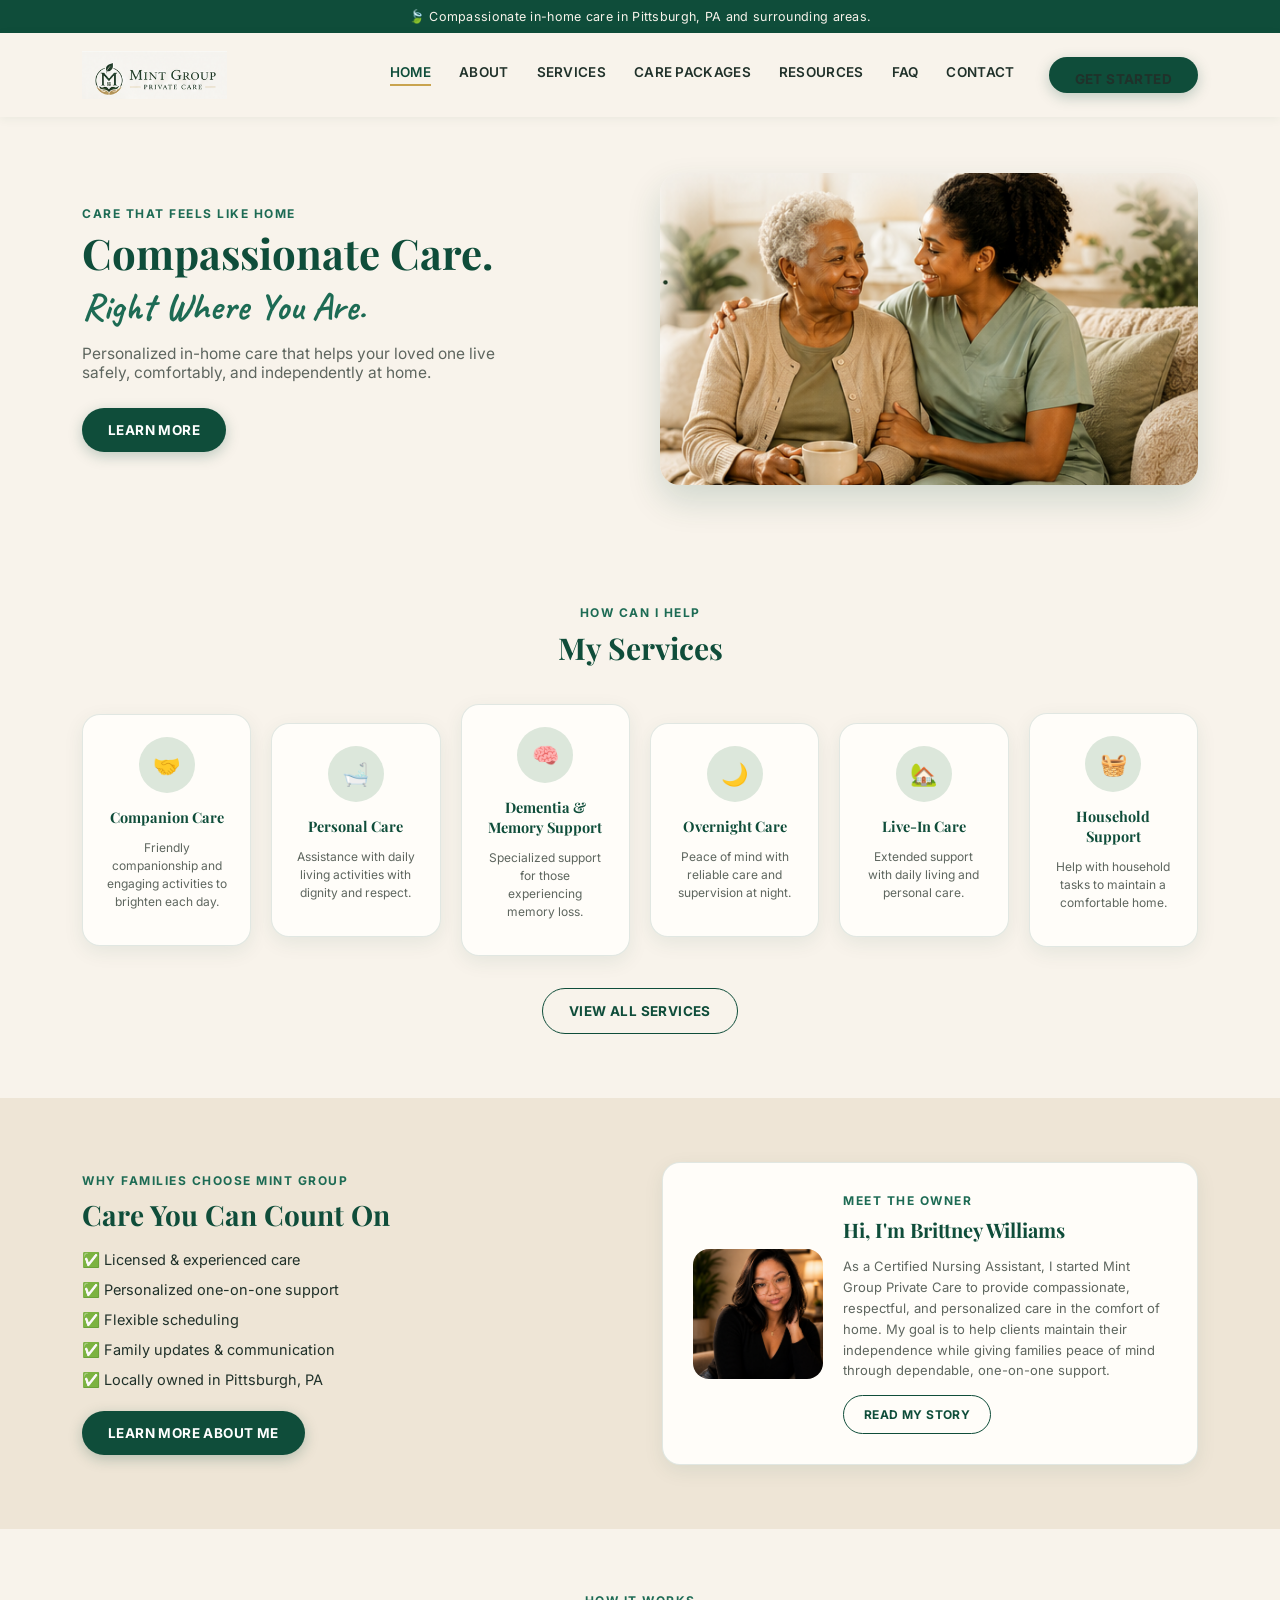
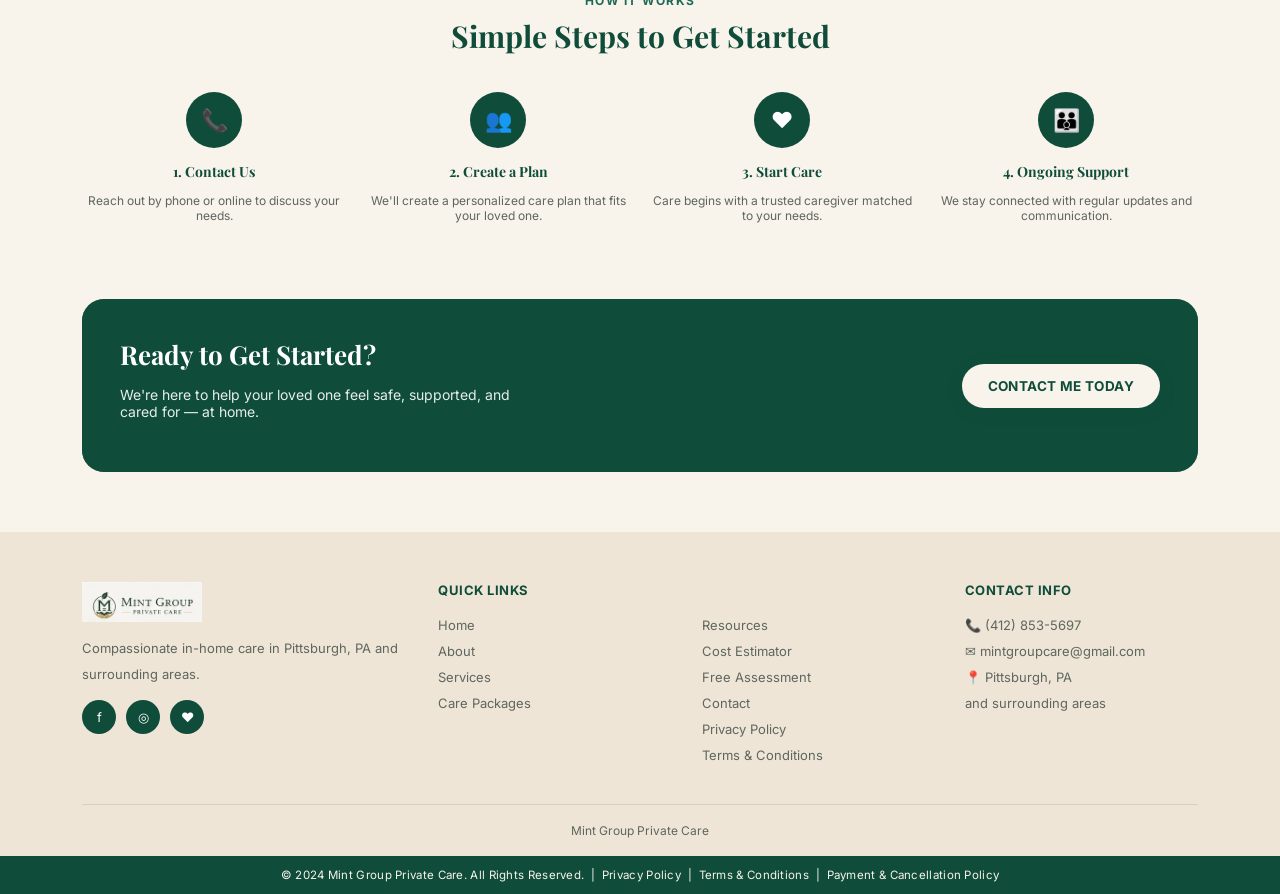
<file: index.html>
<!DOCTYPE html>
<html lang="en">
<head>
<meta charset="UTF-8">
<meta name="viewport" content="width=device-width, initial-scale=1.0">
<title>Mint Group Private Care | Compassionate In-Home Care in Pittsburgh, PA</title>
<link rel="stylesheet" href="styles.css">
</head>
<body>

<div class="topbar">🍃 Compassionate in-home care in Pittsburgh, PA and surrounding areas.</div>

<nav class="navbar">
  <div class="container">
    <a href="index.html" class="brand">
      <img src="assets/logo.png" alt="Mint Group Private Care logo" style="border-radius:0;height:48px;width:auto">
    </a>
    <button class="hamburger" id="hamburger">☰</button>
    <div class="nav-backdrop" id="navBackdrop"></div>
    <div class="navlinks" id="navlinks">
      <a href="index.html" class="active">HOME</a>
      <a href="about.html">ABOUT</a>
      <a href="services.html">SERVICES</a>
      <a href="care-packages.html">CARE PACKAGES</a>
      <a href="resources.html">RESOURCES</a>
      <a href="faq.html">FAQ</a>
      <a href="contact.html">CONTACT</a>
      <a href="contact.html" class="btn nav-cta">GET STARTED</a>
    </div>
  </div>
</nav>

<header class="hero">
  <div class="container hero-grid">
    <div>
      <div class="eyebrow hero-fade d1">CARE THAT FEELS LIKE HOME</div>
      <h1 class="hero-fade d2" style="font-size:42px;line-height:1.15">Compassionate Care.<br><span class="script" style="font-size:38px">Right Where You Are.</span></h1>
      <p class="hero-fade d3" style="color:var(--text-soft);font-size:15.5px;max-width:420px;margin:16px 0 26px">Personalized in-home care that helps your loved one live safely, comfortably, and independently at home.</p>
      <a href="about.html" class="btn hero-fade d4">LEARN MORE</a>
    </div>
    <div class="hero-fade d2">
      <img src="assets/home_hero.png" alt="Caregiver sharing coffee with client" style="border-radius:20px;box-shadow:var(--shadow-hover)">
    </div>
  </div>
</header>

<section class="section">
  <div class="container">
    <div class="section-head reveal">
      <div class="eyebrow" style="justify-content:center">HOW CAN I HELP</div>
      <h2>My Services</h2>
    </div>
    <div class="grid g6">
      <div class="card reveal" style="padding:22px;text-align:center">
        <div class="icircle soft" style="margin:0 auto 14px">🤝</div>
        <h4 style="font-size:14.5px;margin-bottom:6px">Companion Care</h4>
        <p style="font-size:12px;color:var(--text-soft);line-height:1.5">Friendly companionship and engaging activities to brighten each day.</p>
      </div>
      <div class="card reveal" style="padding:22px;text-align:center">
        <div class="icircle soft" style="margin:0 auto 14px">🛁</div>
        <h4 style="font-size:14.5px;margin-bottom:6px">Personal Care</h4>
        <p style="font-size:12px;color:var(--text-soft);line-height:1.5">Assistance with daily living activities with dignity and respect.</p>
      </div>
      <div class="card reveal" style="padding:22px;text-align:center">
        <div class="icircle soft" style="margin:0 auto 14px">🧠</div>
        <h4 style="font-size:14.5px;margin-bottom:6px">Dementia &amp; Memory Support</h4>
        <p style="font-size:12px;color:var(--text-soft);line-height:1.5">Specialized support for those experiencing memory loss.</p>
      </div>
      <div class="card reveal" style="padding:22px;text-align:center">
        <div class="icircle soft" style="margin:0 auto 14px">🌙</div>
        <h4 style="font-size:14.5px;margin-bottom:6px">Overnight Care</h4>
        <p style="font-size:12px;color:var(--text-soft);line-height:1.5">Peace of mind with reliable care and supervision at night.</p>
      </div>
      <div class="card reveal" style="padding:22px;text-align:center">
        <div class="icircle soft" style="margin:0 auto 14px">🏡</div>
        <h4 style="font-size:14.5px;margin-bottom:6px">Live-In Care</h4>
        <p style="font-size:12px;color:var(--text-soft);line-height:1.5">Extended support with daily living and personal care.</p>
      </div>
      <div class="card reveal" style="padding:22px;text-align:center">
        <div class="icircle soft" style="margin:0 auto 14px">🧺</div>
        <h4 style="font-size:14.5px;margin-bottom:6px">Household Support</h4>
        <p style="font-size:12px;color:var(--text-soft);line-height:1.5">Help with household tasks to maintain a comfortable home.</p>
      </div>
    </div>
    <div class="text-center" style="margin-top:32px">
      <a href="services.html" class="btn outline">VIEW ALL SERVICES</a>
    </div>
  </div>
</section>

<section class="section" style="background:var(--beige)">
  <div class="container grid g2" style="gap:44px">
    <div class="reveal">
      <div class="eyebrow">WHY FAMILIES CHOOSE MINT GROUP</div>
      <h2 style="font-size:28px;margin-bottom:18px">Care You Can Count On</h2>
      <ul style="list-style:none;padding:0;margin:0 0 22px">
        <li style="margin-bottom:12px;font-size:14.5px">✅ Licensed &amp; experienced care</li>
        <li style="margin-bottom:12px;font-size:14.5px">✅ Personalized one-on-one support</li>
        <li style="margin-bottom:12px;font-size:14.5px">✅ Flexible scheduling</li>
        <li style="margin-bottom:12px;font-size:14.5px">✅ Family updates &amp; communication</li>
        <li style="margin-bottom:12px;font-size:14.5px">✅ Locally owned in Pittsburgh, PA</li>
      </ul>
      <a href="about.html" class="btn">LEARN MORE ABOUT ME</a>
    </div>
    <div class="card reveal" style="padding:30px;display:flex;gap:20px;align-items:center;flex-wrap:wrap">
      <img src="assets/owner.png" alt="Brittney Williams" style="width:130px;height:130px;border-radius:16px;object-fit:cover">
      <div style="flex:1;min-width:200px">
        <div class="eyebrow">MEET THE OWNER</div>
        <h3 style="font-size:20px;margin-bottom:10px">Hi, I'm Brittney Williams</h3>
        <p style="font-size:13px;color:var(--text-soft);line-height:1.6;margin-bottom:14px">As a Certified Nursing Assistant, I started Mint Group Private Care to provide compassionate, respectful, and personalized care in the comfort of home. My goal is to help clients maintain their independence while giving families peace of mind through dependable, one-on-one support.</p>
        <a href="about.html" class="btn outline" style="padding:11px 20px;font-size:12px">READ MY STORY</a>
      </div>
    </div>
  </div>
</section>

<section class="section">
  <div class="container">
    <div class="section-head reveal">
      <div class="eyebrow" style="justify-content:center">HOW IT WORKS</div>
      <h2>Simple Steps to Get Started</h2>
    </div>
    <div class="grid g4 reveal" style="text-align:center;position:relative">
      <div><div class="icircle" style="margin:0 auto 14px">📞</div><h4 style="font-size:14px;margin-bottom:6px">1. Contact Us</h4><p style="font-size:12px;color:var(--text-soft)">Reach out by phone or online to discuss your needs.</p></div>
      <div><div class="icircle" style="margin:0 auto 14px">👥</div><h4 style="font-size:14px;margin-bottom:6px">2. Create a Plan</h4><p style="font-size:12px;color:var(--text-soft)">We'll create a personalized care plan that fits your loved one.</p></div>
      <div><div class="icircle" style="margin:0 auto 14px">❤️</div><h4 style="font-size:14px;margin-bottom:6px">3. Start Care</h4><p style="font-size:12px;color:var(--text-soft)">Care begins with a trusted caregiver matched to your needs.</p></div>
      <div><div class="icircle" style="margin:0 auto 14px">👪</div><h4 style="font-size:14px;margin-bottom:6px">4. Ongoing Support</h4><p style="font-size:12px;color:var(--text-soft)">We stay connected with regular updates and communication.</p></div>
    </div>
  </div>
</section>

<section class="container" style="margin-bottom:60px">
  <div class="cta-strip reveal">
    <div>
      <h2>Ready to Get Started?</h2>
      <p style="opacity:.9;font-size:14px;max-width:420px">We're here to help your loved one feel safe, supported, and cared for — at home.</p>
    </div>
    <a href="contact.html" class="btn cream">CONTACT ME TODAY</a>
  </div>
</section>

<footer>
  <div class="container">
    <div class="foot-grid">
      <div>
        <img src="assets/logo.png" alt="Mint Group Private Care" style="height:40px;width:auto;margin-bottom:10px">
        <p>Compassionate in-home care in Pittsburgh, PA and surrounding areas.</p>
        <div class="foot-social">
          <a href="#">f</a><a href="#">◎</a><a href="#">♥</a>
        </div>
      </div>
      <div>
        <h4>Quick Links</h4>
        <a href="index.html">Home</a><br>
        <a href="about.html">About</a><br>
        <a href="services.html">Services</a><br>
        <a href="care-packages.html">Care Packages</a>
      </div>
      <div>
        <h4>&nbsp;</h4>
        <a href="resources.html">Resources</a><br>
        <a href="cost-estimator.html">Cost Estimator</a><br>
        <a href="assessment.html">Free Assessment</a><br>
        <a href="contact.html">Contact</a><br>
        <a href="privacy.html">Privacy Policy</a><br>
        <a href="terms.html">Terms &amp; Conditions</a>
      </div>
      <div>
        <h4>Contact Info</h4>
        <p>📞 (412) 853-5697<br>✉ mintgroupcare@gmail.com<br>📍 Pittsburgh, PA<br>and surrounding areas</p>
      </div>
    </div>
    <div class="foot-bottom">Mint Group Private Care</div>
  </div>
  <div class="copyright-bar">© 2024 Mint Group Private Care. All Rights Reserved. &nbsp;|&nbsp; <a href="privacy.html" style="color:var(--cream)">Privacy Policy</a> &nbsp;|&nbsp; <a href="terms.html" style="color:var(--cream)">Terms &amp; Conditions</a> &nbsp;|&nbsp; <a href="payment-policy.html" style="color:var(--cream)">Payment &amp; Cancellation Policy</a></div>
</footer>

<script src="script.js"></script>
</body>
</html>
</file>
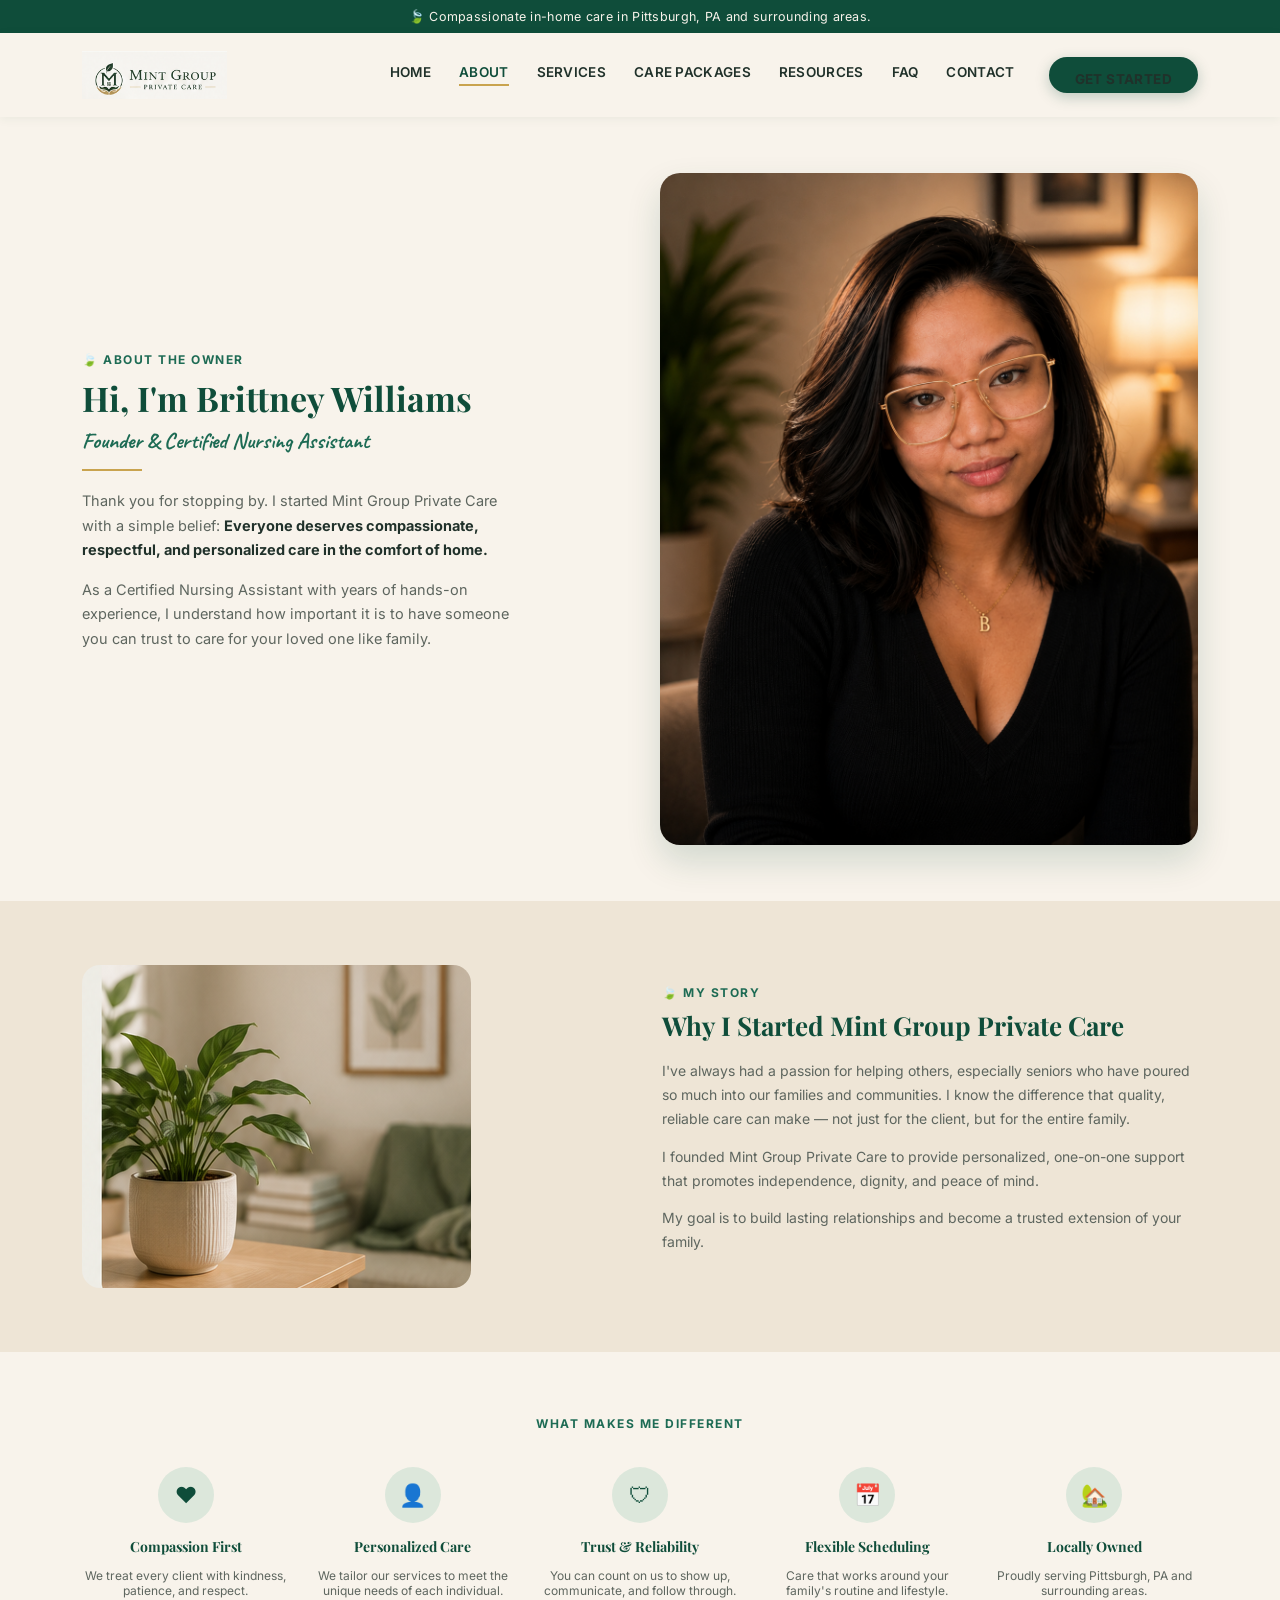
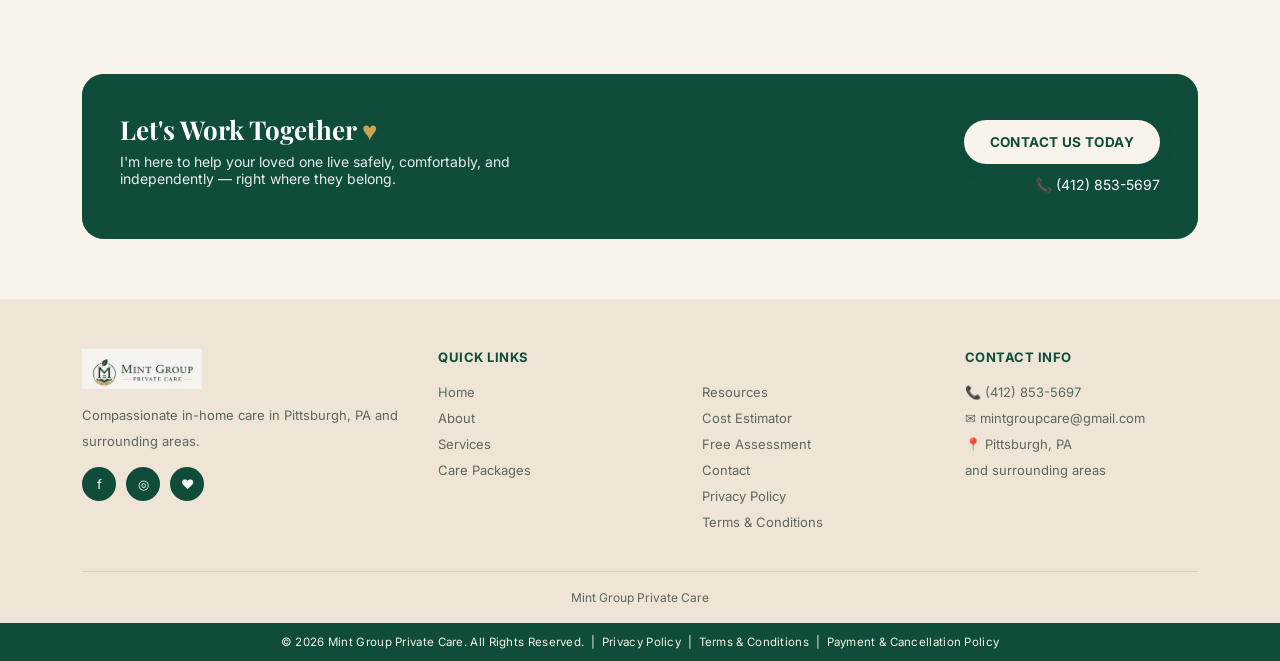
<file: about.html>
<!DOCTYPE html>
<html lang="en">
<head>
<meta charset="UTF-8">
<meta name="viewport" content="width=device-width, initial-scale=1.0">
<title>About Brittney Williams | Mint Group Private Care</title>
<link rel="stylesheet" href="styles.css">
</head>
<body>

<div class="topbar">🍃 Compassionate in-home care in Pittsburgh, PA and surrounding areas.</div>

<nav class="navbar">
  <div class="container">
    <a href="index.html" class="brand"><img src="assets/logo.png" alt="Mint Group Private Care logo" style="border-radius:0;height:48px;width:auto"></a>
    <button class="hamburger" id="hamburger">☰</button>
    <div class="nav-backdrop" id="navBackdrop"></div>
    <div class="navlinks" id="navlinks">
      <a href="index.html">HOME</a>
      <a href="about.html" class="active">ABOUT</a>
      <a href="services.html">SERVICES</a>
      <a href="care-packages.html">CARE PACKAGES</a>
      <a href="resources.html">RESOURCES</a>
      <a href="faq.html">FAQ</a>
      <a href="contact.html">CONTACT</a>
      <a href="contact.html" class="btn nav-cta">GET STARTED</a>
    </div>
  </div>
</nav>

<header class="hero">
  <div class="container hero-grid">
    <div>
      <div class="eyebrow hero-fade d1">🍃 ABOUT THE OWNER</div>
      <h1 class="hero-fade d2" style="font-size:34px">Hi, I'm Brittney Williams</h1>
      <div class="script hero-fade d2" style="font-size:22px;margin:6px 0 14px">Founder &amp; Certified Nursing Assistant</div>
      <hr class="divider hero-fade d2" style="margin:0 0 18px">
      <p class="hero-fade d3" style="font-size:14.5px;color:var(--text-soft);line-height:1.7;max-width:440px">
        Thank you for stopping by. I started Mint Group Private Care with a simple belief:
        <b style="color:var(--text)">Everyone deserves compassionate, respectful, and personalized care in the comfort of home.</b>
      </p>
      <p class="hero-fade d4" style="font-size:14.5px;color:var(--text-soft);line-height:1.7;max-width:440px;margin-top:12px">
        As a Certified Nursing Assistant with years of hands-on experience, I understand how important it is to have someone you can trust to care for your loved one like family.
      </p>
    </div>
    <div class="hero-fade d2">
      <img src="assets/about_hero.png" alt="Brittney Williams" style="border-radius:20px;box-shadow:var(--shadow-hover)">
    </div>
  </div>
</header>

<section class="section" style="background:var(--beige)">
  <div class="container grid g2" style="gap:44px">
    <div class="reveal"><img src="assets/about_story.png" alt="Cozy living room" style="border-radius:18px"></div>
    <div class="reveal">
      <div class="eyebrow">🍃 MY STORY</div>
      <h2 style="font-size:26px;margin-bottom:16px">Why I Started Mint Group Private Care</h2>
      <p style="font-size:14px;color:var(--text-soft);line-height:1.7;margin-bottom:14px">I've always had a passion for helping others, especially seniors who have poured so much into our families and communities. I know the difference that quality, reliable care can make — not just for the client, but for the entire family.</p>
      <p style="font-size:14px;color:var(--text-soft);line-height:1.7;margin-bottom:14px">I founded Mint Group Private Care to provide personalized, one-on-one support that promotes independence, dignity, and peace of mind.</p>
      <p style="font-size:14px;color:var(--text-soft);line-height:1.7">My goal is to build lasting relationships and become a trusted extension of your family.</p>
    </div>
  </div>
</section>

<section class="section">
  <div class="container">
    <div class="section-head reveal">
      <div class="eyebrow" style="justify-content:center">WHAT MAKES ME DIFFERENT</div>
    </div>
    <div class="grid g5 text-center reveal">
      <div><div class="icircle soft" style="margin:0 auto 14px">♥</div><h4 style="font-size:14px;margin-bottom:8px">Compassion First</h4><p style="font-size:12px;color:var(--text-soft)">We treat every client with kindness, patience, and respect.</p></div>
      <div><div class="icircle soft" style="margin:0 auto 14px">👤</div><h4 style="font-size:14px;margin-bottom:8px">Personalized Care</h4><p style="font-size:12px;color:var(--text-soft)">We tailor our services to meet the unique needs of each individual.</p></div>
      <div><div class="icircle soft" style="margin:0 auto 14px">🛡</div><h4 style="font-size:14px;margin-bottom:8px">Trust &amp; Reliability</h4><p style="font-size:12px;color:var(--text-soft)">You can count on us to show up, communicate, and follow through.</p></div>
      <div><div class="icircle soft" style="margin:0 auto 14px">📅</div><h4 style="font-size:14px;margin-bottom:8px">Flexible Scheduling</h4><p style="font-size:12px;color:var(--text-soft)">Care that works around your family's routine and lifestyle.</p></div>
      <div><div class="icircle soft" style="margin:0 auto 14px">🏡</div><h4 style="font-size:14px;margin-bottom:8px">Locally Owned</h4><p style="font-size:12px;color:var(--text-soft)">Proudly serving Pittsburgh, PA and surrounding areas.</p></div>
    </div>
  </div>
</section>

<section class="container" style="margin-bottom:60px">
  <div class="cta-strip reveal">
    <div>
      <h2>Let's Work Together <span style="color:var(--gold)">♥</span></h2>
      <p style="opacity:.9;font-size:14px;max-width:440px;margin-top:6px">I'm here to help your loved one live safely, comfortably, and independently — right where they belong.</p>
    </div>
    <div style="text-align:right">
      <a href="contact.html" class="btn cream" style="margin-bottom:10px">CONTACT US TODAY</a><br>
      <a href="tel:4128535697" style="color:#fff;font-size:14px">📞 (412) 853-5697</a>
    </div>
  </div>
</section>

<footer>
  <div class="container">
    <div class="foot-grid">
      <div>
        <img src="assets/logo.png" alt="Mint Group Private Care" style="height:40px;width:auto;margin-bottom:10px">
        <p>Compassionate in-home care in Pittsburgh, PA and surrounding areas.</p>
        <div class="foot-social"><a href="#">f</a><a href="#">◎</a><a href="#">♥</a></div>
      </div>
      <div><h4>Quick Links</h4><a href="index.html">Home</a><br><a href="about.html">About</a><br><a href="services.html">Services</a><br><a href="care-packages.html">Care Packages</a></div>
      <div><h4>&nbsp;</h4><a href="resources.html">Resources</a><br><a href="cost-estimator.html">Cost Estimator</a><br><a href="assessment.html">Free Assessment</a><br><a href="contact.html">Contact</a><br><a href="privacy.html">Privacy Policy</a><br><a href="terms.html">Terms &amp; Conditions</a></div>
      <div><h4>Contact Info</h4><p>📞 (412) 853-5697<br>✉ mintgroupcare@gmail.com<br>📍 Pittsburgh, PA<br>and surrounding areas</p></div>
    </div>
    <div class="foot-bottom">Mint Group Private Care</div>
  </div>
  <div class="copyright-bar">© 2026 Mint Group Private Care. All Rights Reserved. &nbsp;|&nbsp; <a href="privacy.html" style="color:var(--cream)">Privacy Policy</a> &nbsp;|&nbsp; <a href="terms.html" style="color:var(--cream)">Terms &amp; Conditions</a> &nbsp;|&nbsp; <a href="payment-policy.html" style="color:var(--cream)">Payment &amp; Cancellation Policy</a></div>
</footer>

<script src="script.js"></script>
</body>
</html>
</file>
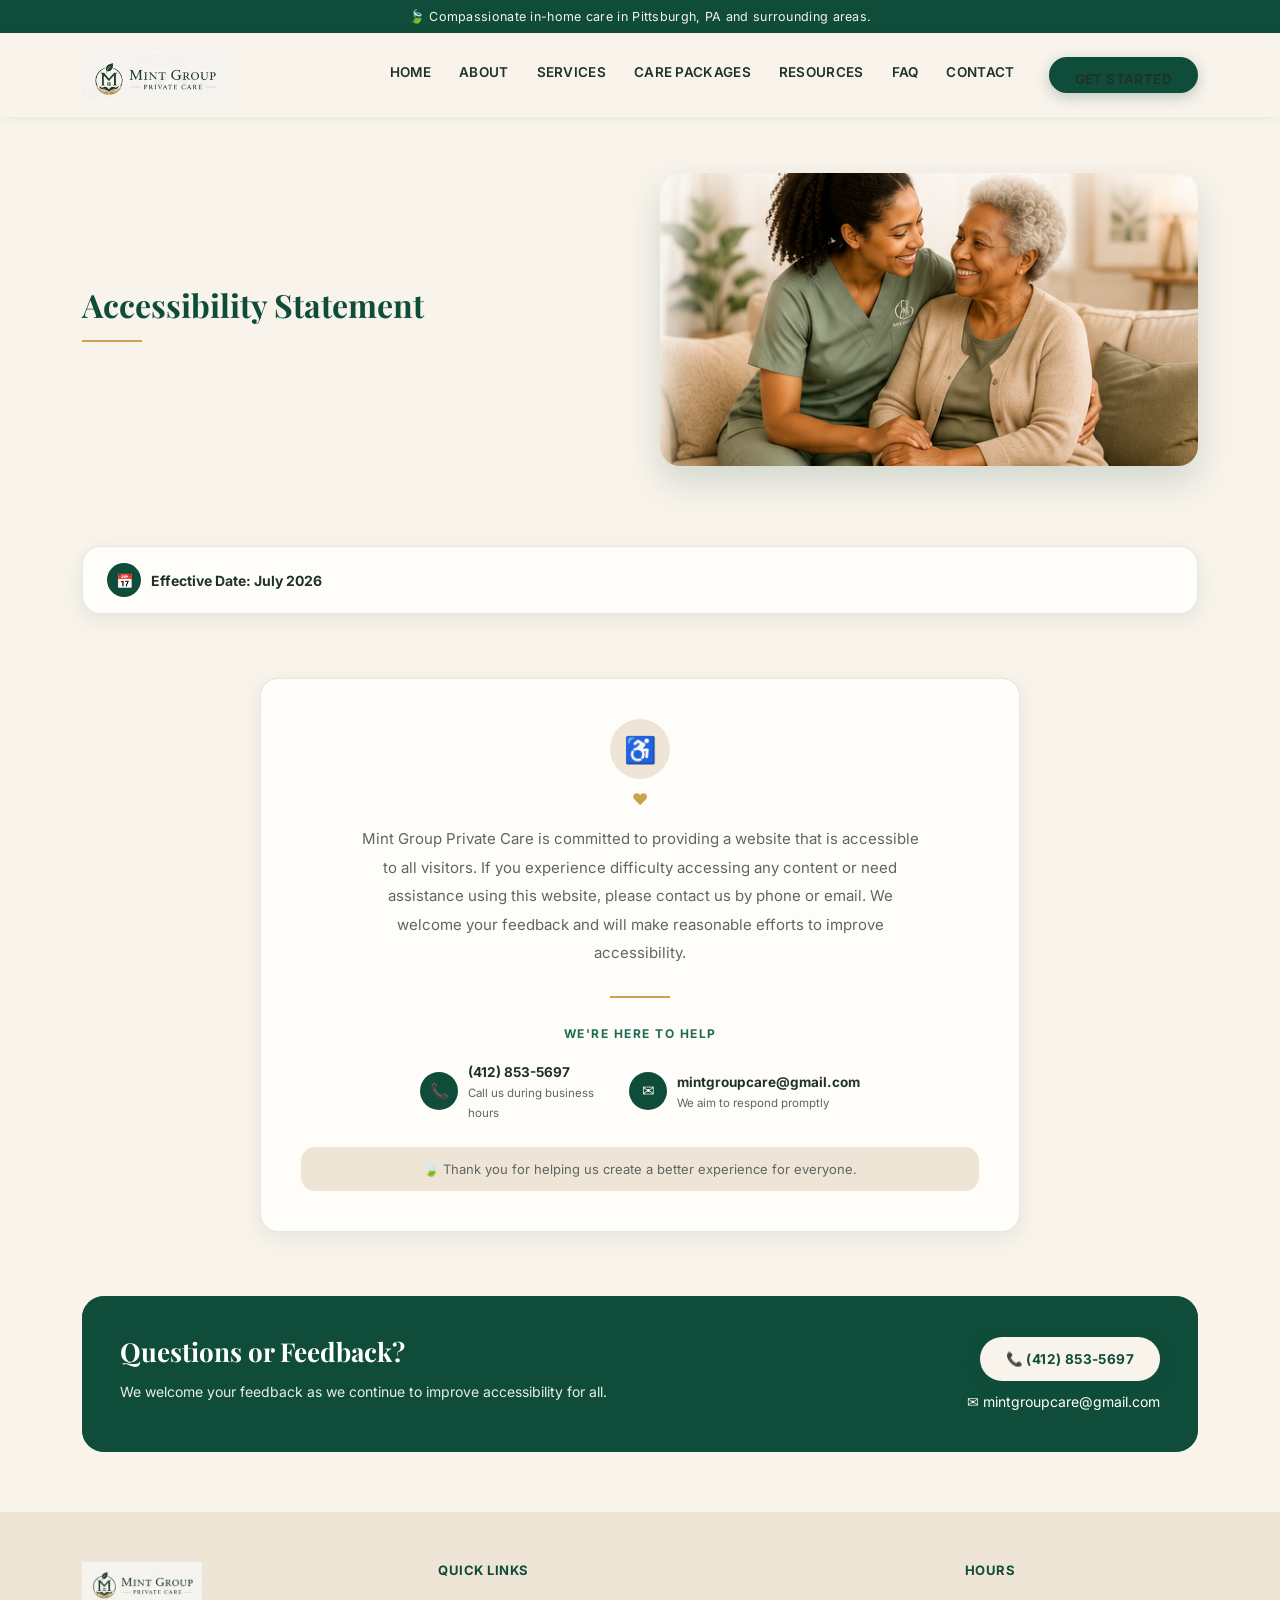
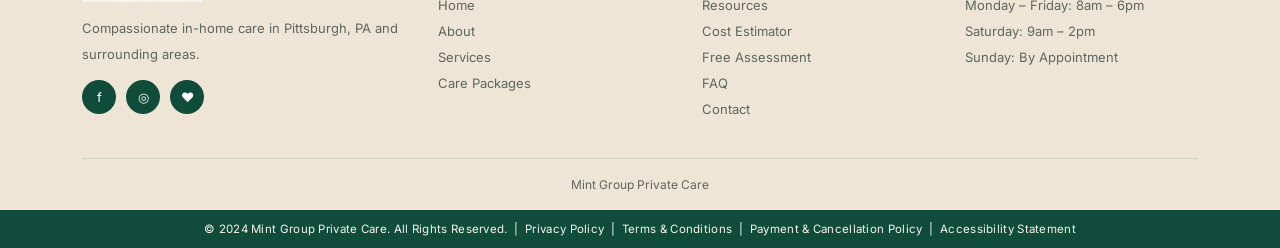
<file: accessibility.html>
<!DOCTYPE html>
<html lang="en">
<head>
<meta charset="UTF-8">
<meta name="viewport" content="width=device-width, initial-scale=1.0">
<title>Accessibility Statement | Mint Group Private Care</title>
<link rel="stylesheet" href="styles.css">
</head>
<body>

<div class="topbar">🍃 Compassionate in-home care in Pittsburgh, PA and surrounding areas.</div>

<nav class="navbar">
  <div class="container">
    <a href="index.html" class="brand"><img src="assets/logo.png" alt="Mint Group Private Care logo" style="border-radius:0;height:48px;width:auto"></a>
    <button class="hamburger" id="hamburger">☰</button>
    <div class="nav-backdrop" id="navBackdrop"></div>
    <div class="navlinks" id="navlinks">
      <a href="index.html">HOME</a>
      <a href="about.html">ABOUT</a>
      <a href="services.html">SERVICES</a>
      <a href="care-packages.html">CARE PACKAGES</a>
      <a href="resources.html">RESOURCES</a>
      <a href="faq.html">FAQ</a>
      <a href="contact.html">CONTACT</a>
      <a href="contact.html" class="btn nav-cta">GET STARTED</a>
    </div>
  </div>
</nav>

<header class="hero">
  <div class="container hero-grid">
    <div>
      <h1 class="hero-fade d1" style="font-size:32px">Accessibility Statement</h1>
      <hr class="divider hero-fade d2" style="margin:14px 0">
    </div>
    <div class="hero-fade d2"><img src="assets/resources_hero.png" alt="Caregiver and client" style="border-radius:20px;box-shadow:var(--shadow-hover)"></div>
  </div>
</header>

<section class="container" style="margin-top:24px">
  <div class="card reveal" style="padding:16px 24px;display:flex;align-items:center;gap:10px">
    <span class="icircle" style="width:34px;height:34px;font-size:14px">📅</span><b style="font-size:14px">Effective Date: July 2026</b>
  </div>
</section>

<section class="section">
  <div class="container card reveal" style="padding:40px;text-align:center;max-width:760px">
    <div class="icircle beige" style="margin:0 auto 10px;width:60px;height:60px;font-size:26px">♿</div>
    <div style="color:var(--gold);margin-bottom:16px">♥</div>
    <p style="font-size:15px;color:var(--text-soft);line-height:1.9;max-width:560px;margin:0 auto">
      Mint Group Private Care is committed to providing a website that is accessible to all visitors.
      If you experience difficulty accessing any content or need assistance using this website, please contact us by phone or email.
      We welcome your feedback and will make reasonable efforts to improve accessibility.
    </p>
    <hr class="divider" style="margin:28px auto">
    <div class="eyebrow" style="justify-content:center;margin-bottom:20px">WE'RE HERE TO HELP</div>
    <div class="grid g2" style="max-width:440px;margin:0 auto">
      <div style="display:flex;align-items:center;gap:10px"><div class="icircle" style="width:38px;height:38px;font-size:15px">📞</div><div style="text-align:left"><b style="font-size:13.5px">(412) 853-5697</b><br><span style="font-size:11.5px;color:var(--text-soft)">Call us during business hours</span></div></div>
      <div style="display:flex;align-items:center;gap:10px"><div class="icircle" style="width:38px;height:38px;font-size:15px">✉</div><div style="text-align:left"><b style="font-size:13.5px">mintgroupcare@gmail.com</b><br><span style="font-size:11.5px;color:var(--text-soft)">We aim to respond promptly</span></div></div>
    </div>
    <div style="background:var(--beige);border-radius:14px;padding:14px;margin-top:26px;font-size:13px;color:var(--text-soft)">🍃 Thank you for helping us create a better experience for everyone.</div>
  </div>
</section>

<section class="container" style="margin-bottom:60px">
  <div class="cta-strip reveal">
    <div><h2>Questions or Feedback?</h2><p style="opacity:.9;font-size:14px">We welcome your feedback as we continue to improve accessibility for all.</p></div>
    <div style="text-align:right">
      <a href="tel:4128535697" class="btn cream" style="margin-bottom:10px">📞 (412) 853-5697</a><br>
      <a href="mailto:mintgroupcare@gmail.com" style="color:#fff;font-size:14px">✉ mintgroupcare@gmail.com</a>
    </div>
  </div>
</section>

<footer>
  <div class="container">
    <div class="foot-grid">
      <div><img src="assets/logo.png" alt="Mint Group Private Care" style="height:40px;width:auto;margin-bottom:10px"><p>Compassionate in-home care in Pittsburgh, PA and surrounding areas.</p><div class="foot-social"><a href="#">f</a><a href="#">◎</a><a href="#">♥</a></div></div>
      <div><h4>Quick Links</h4><a href="index.html">Home</a><br><a href="about.html">About</a><br><a href="services.html">Services</a><br><a href="care-packages.html">Care Packages</a></div>
      <div><h4>&nbsp;</h4><a href="resources.html">Resources</a><br><a href="cost-estimator.html">Cost Estimator</a><br><a href="assessment.html">Free Assessment</a><br><a href="faq.html">FAQ</a><br><a href="contact.html">Contact</a></div>
      <div><h4>Hours</h4><p>Monday – Friday: 8am – 6pm<br>Saturday: 9am – 2pm<br>Sunday: By Appointment</p></div>
    </div>
    <div class="foot-bottom">Mint Group Private Care</div>
  </div>
  <div class="copyright-bar">© 2024 Mint Group Private Care. All Rights Reserved. &nbsp;|&nbsp; <a href="privacy.html" style="color:var(--cream)">Privacy Policy</a> &nbsp;|&nbsp; <a href="terms.html" style="color:var(--cream)">Terms &amp; Conditions</a> &nbsp;|&nbsp; <a href="payment-policy.html" style="color:var(--cream)">Payment &amp; Cancellation Policy</a> &nbsp;|&nbsp; <a href="accessibility.html" style="color:var(--cream)">Accessibility Statement</a></div>
</footer>

<script src="script.js"></script>
</body>
</html>
</file>
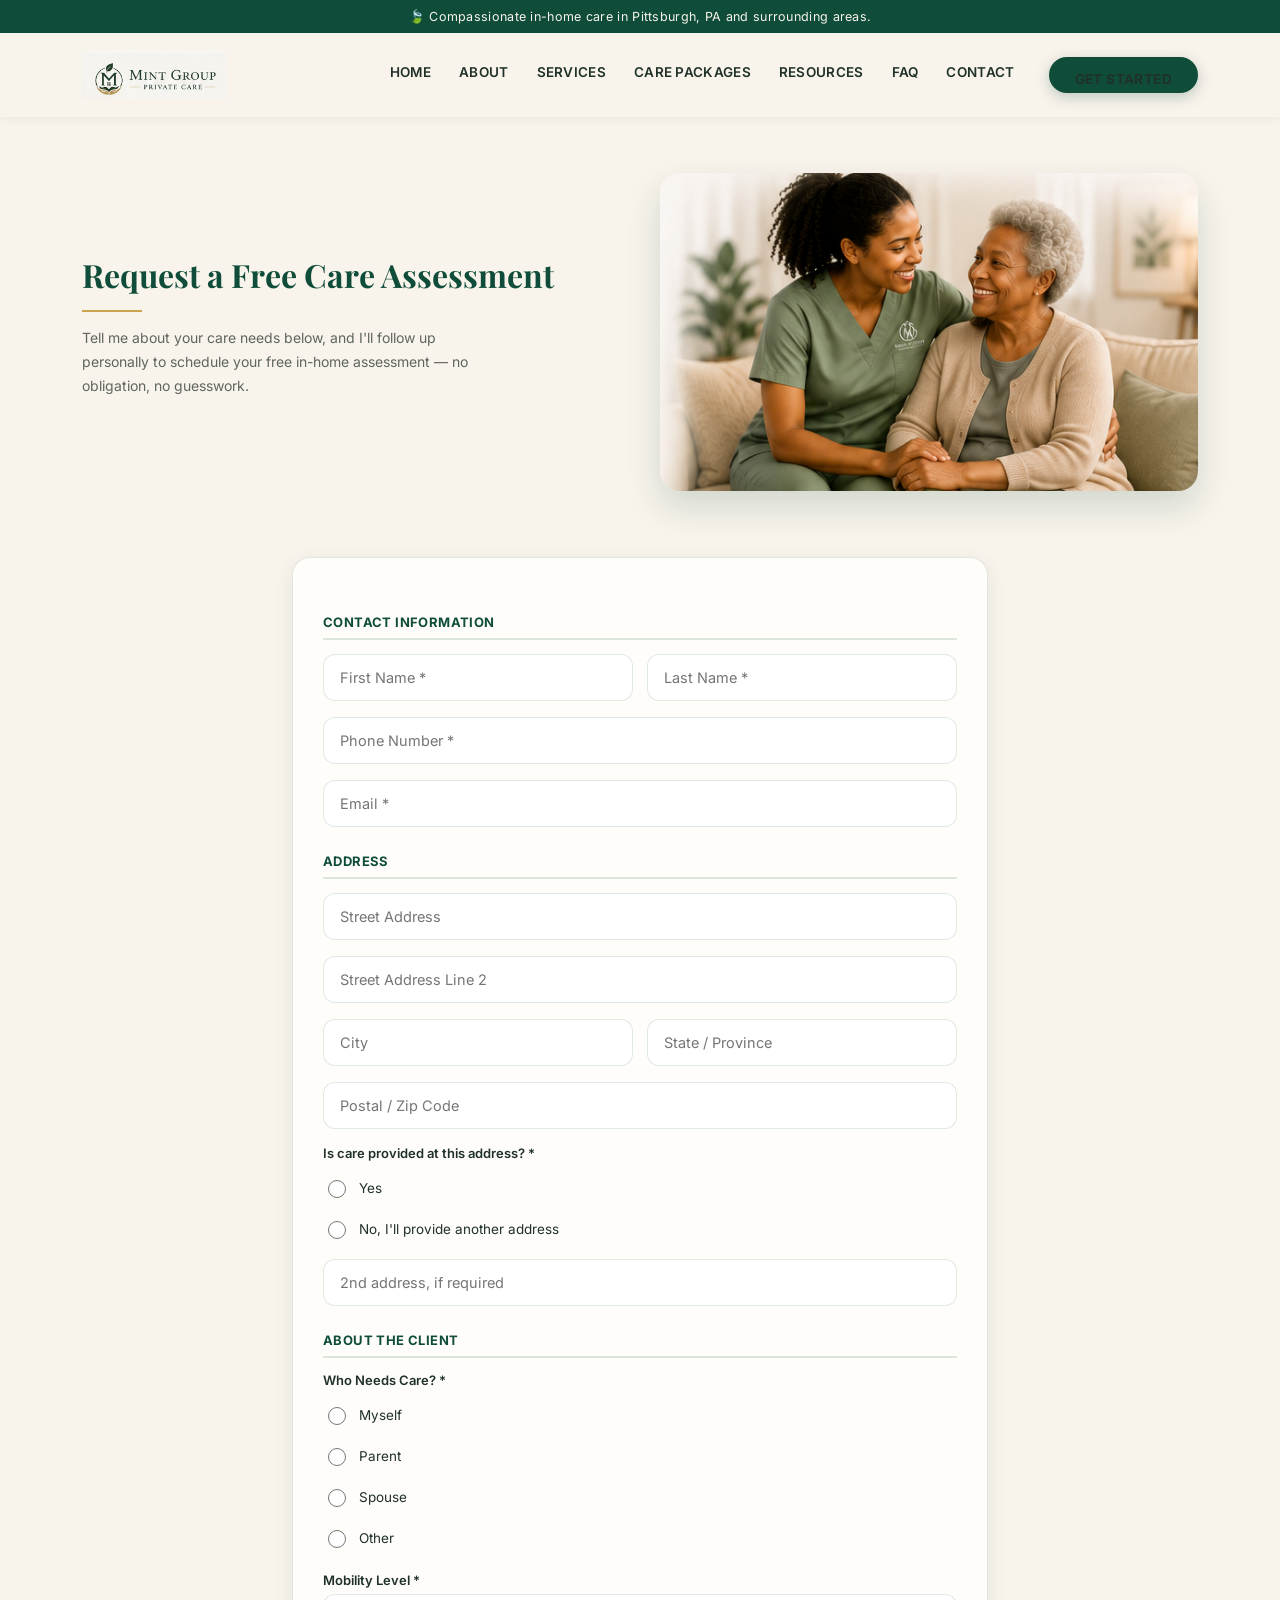
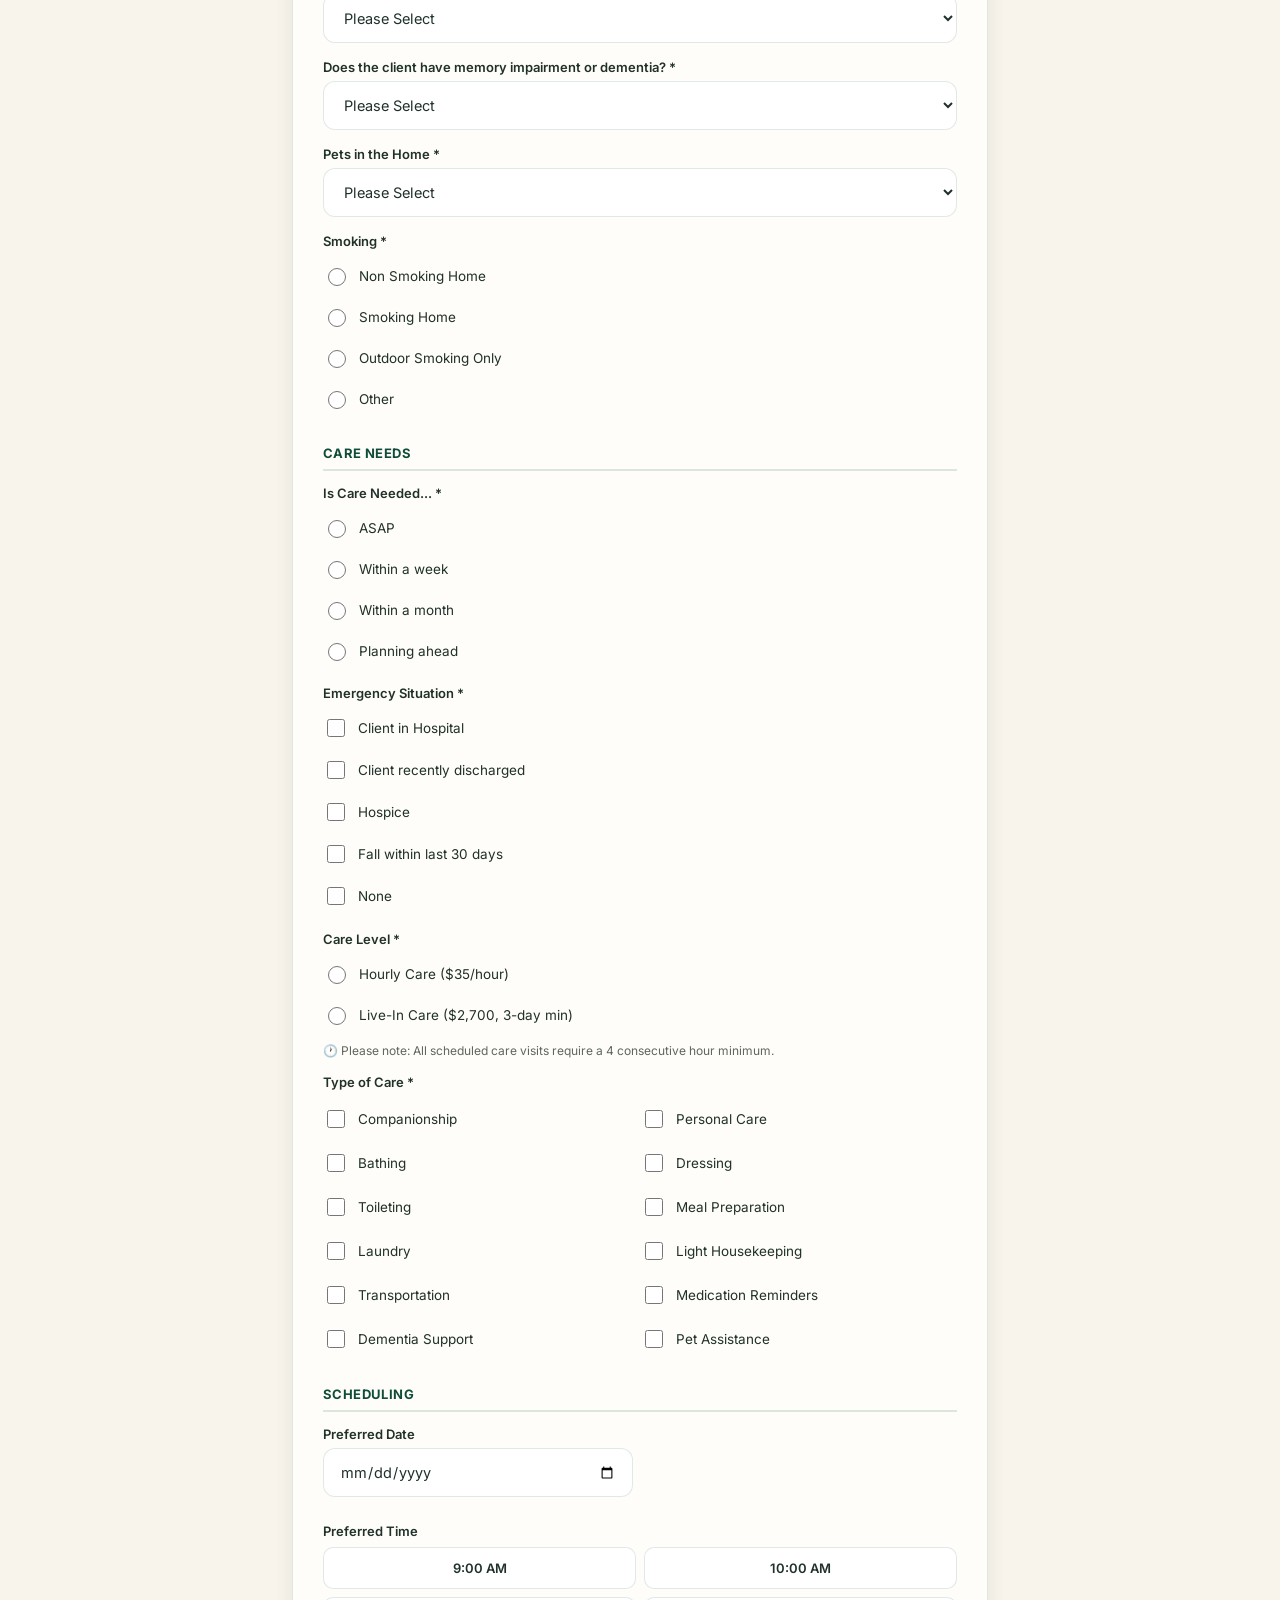
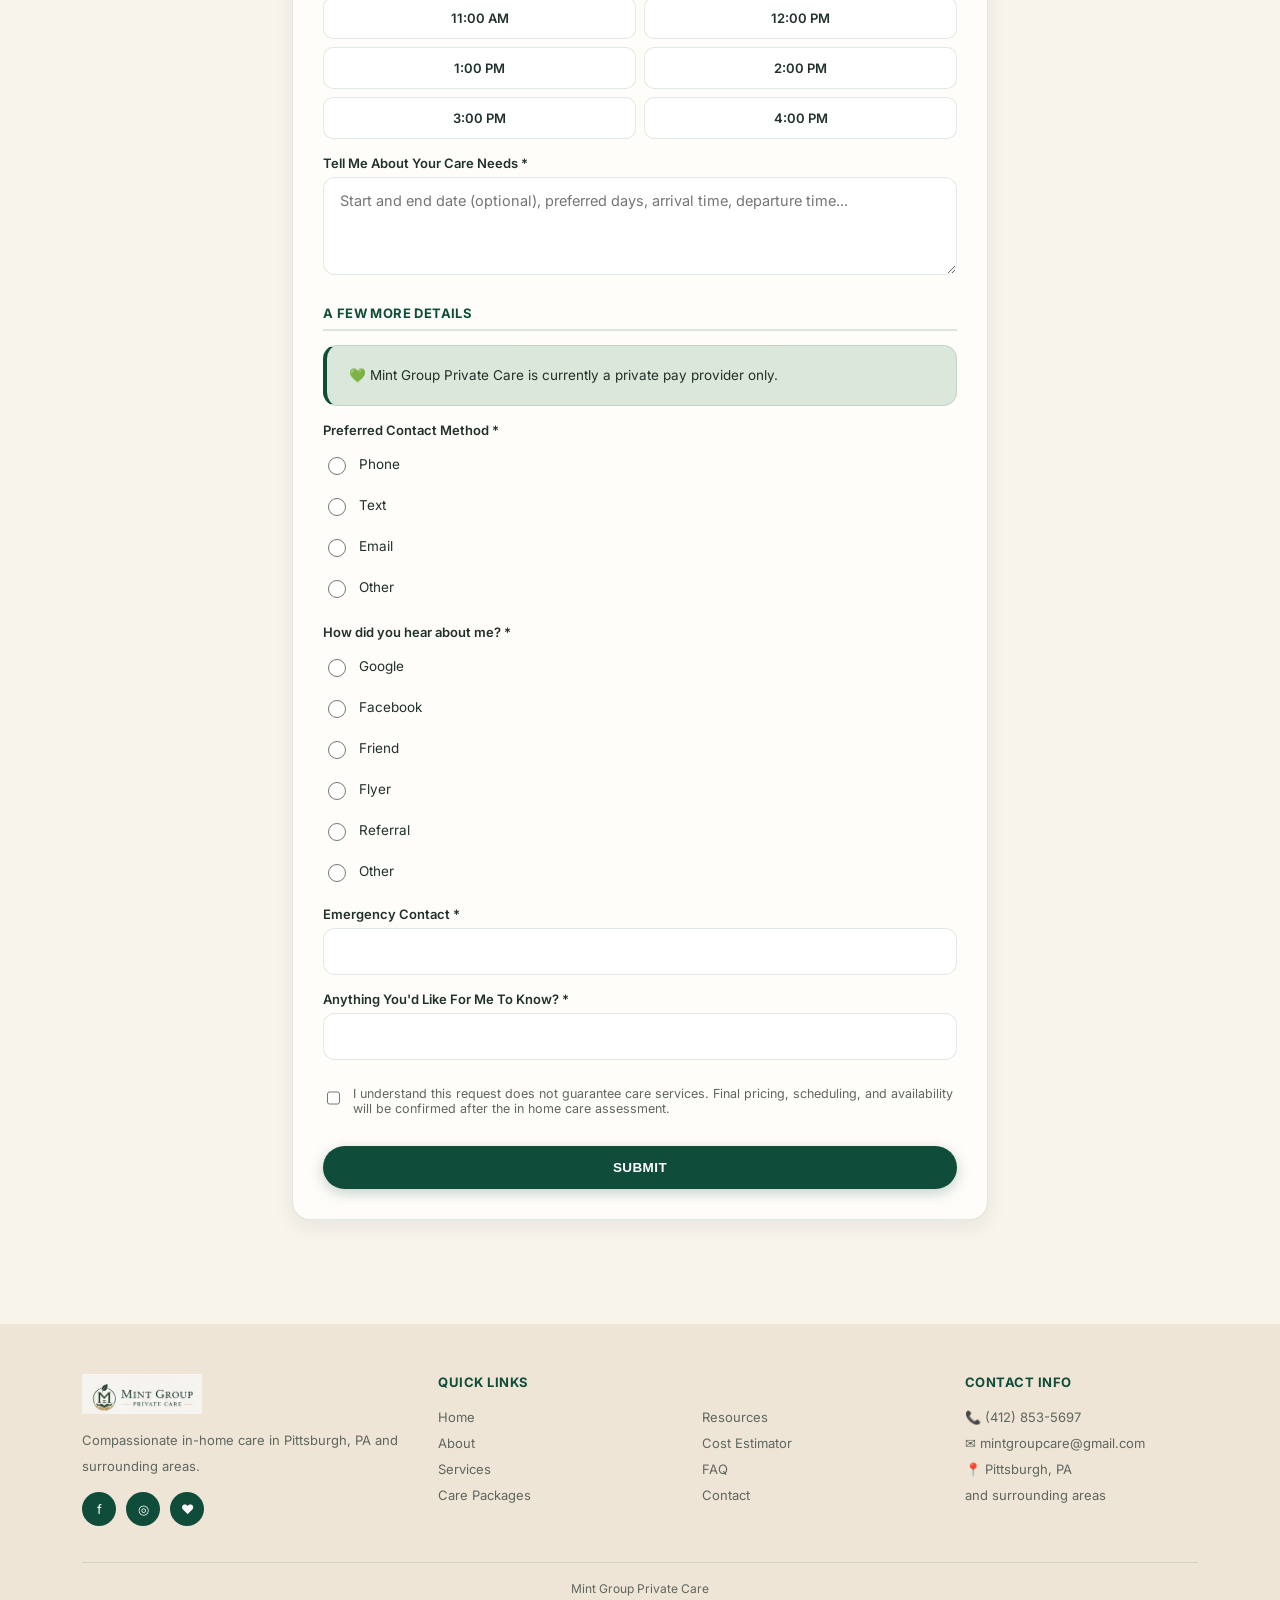
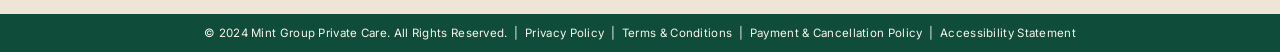
<file: assessment.html>
<!DOCTYPE html>
<html lang="en">
<head>
<meta charset="UTF-8">
<meta name="viewport" content="width=device-width, initial-scale=1.0">
<title>Request a Free Care Assessment | Mint Group Private Care</title>
<link rel="stylesheet" href="styles.css">
<style>
.time-slot{padding:12px;border:1.5px solid var(--border);border-radius:10px;background:#fff;font-size:13px;font-weight:600;cursor:pointer;text-align:center;transition:all .2s}
.time-slot.active{background:var(--forest);color:#fff;border-color:var(--forest)}
.slot-grid{display:grid;grid-template-columns:1fr 1fr;gap:8px}
.radio-row{display:flex;align-items:center;gap:10px;font-size:13.5px;padding:10px 0}
.radio-row input{width:18px;height:18px;min-height:auto}
.check-row{display:flex;align-items:center;gap:10px;font-size:13.5px;padding:9px 0}
.check-row input{width:18px;height:18px;min-height:auto;flex-shrink:0}
.section-divider{margin:26px 0 14px;font-size:13px;font-weight:700;color:var(--forest);text-transform:uppercase;letter-spacing:.4px;border-bottom:2px solid var(--sage);padding-bottom:8px}
</style>
</head>
<body>

<div class="topbar">🍃 Compassionate in-home care in Pittsburgh, PA and surrounding areas.</div>

<nav class="navbar">
  <div class="container">
    <a href="index.html" class="brand"><img src="assets/logo.png" alt="Mint Group Private Care logo" style="border-radius:0;height:48px;width:auto"></a>
    <button class="hamburger" id="hamburger">☰</button>
    <div class="nav-backdrop" id="navBackdrop"></div>
    <div class="navlinks" id="navlinks">
      <a href="index.html">HOME</a>
      <a href="about.html">ABOUT</a>
      <a href="services.html">SERVICES</a>
      <a href="care-packages.html">CARE PACKAGES</a>
      <a href="resources.html">RESOURCES</a>
      <a href="faq.html">FAQ</a>
      <a href="contact.html">CONTACT</a>
      <a href="assessment.html" class="btn nav-cta">GET STARTED</a>
    </div>
  </div>
</nav>

<header class="hero">
  <div class="container hero-grid">
    <div>
      <h1 class="hero-fade d1" style="font-size:32px">Request a Free Care Assessment</h1>
      <hr class="divider hero-fade d2" style="margin:14px 0">
      <p class="hero-fade d3" style="font-size:14px;color:var(--text-soft);line-height:1.7;max-width:420px">Tell me about your care needs below, and I'll follow up personally to schedule your free in-home assessment — no obligation, no guesswork.</p>
    </div>
    <div class="hero-fade d2"><img src="assets/contact_hero.png" alt="Caregiver and client" style="border-radius:20px;box-shadow:var(--shadow-hover)"></div>
  </div>
</header>

<section class="section" style="padding-top:10px">
  <div class="container" style="max-width:760px">
    <form id="assessmentForm" name="assessment" method="POST" data-netlify="true" netlify-honeypot="bot-field" class="card reveal" style="padding:30px" data-success-target="assessSuccess" onsubmit="return handleFormSubmit(event, this)">
      <input type="hidden" name="form-name" value="assessment">
      <p style="display:none"><label>Don't fill this out if you're human: <input name="bot-field"></label></p>

      <div class="section-divider">Contact Information</div>
      <div class="field-row">
        <div class="field"><input type="text" name="firstName" placeholder="First Name *" required></div>
        <div class="field"><input type="text" name="lastName" placeholder="Last Name *" required></div>
      </div>
      <div class="field"><input type="tel" name="phone" placeholder="Phone Number *" required></div>
      <div class="field"><input type="email" name="email" placeholder="Email *" required></div>

      <div class="section-divider">Address</div>
      <div class="field"><input type="text" name="street" placeholder="Street Address"></div>
      <div class="field"><input type="text" name="street2" placeholder="Street Address Line 2"></div>
      <div class="field-row">
        <div class="field"><input type="text" name="city" placeholder="City"></div>
        <div class="field"><input type="text" name="state" placeholder="State / Province"></div>
      </div>
      <div class="field"><input type="text" name="zip" placeholder="Postal / Zip Code"></div>

      <p style="font-size:13px;font-weight:600;margin-bottom:6px">Is care provided at this address? *</p>
      <label class="radio-row"><input type="radio" name="careaddress" value="Yes" required> Yes</label>
      <label class="radio-row"><input type="radio" name="careaddress" value="No, I'll provide another address"> No, I'll provide another address</label>
      <div class="field" style="margin-top:10px"><input type="text" name="address2" placeholder="2nd address, if required"></div>

      <div class="section-divider">About the Client</div>
      <p style="font-size:13px;font-weight:600;margin-bottom:6px">Who Needs Care? *</p>
      <label class="radio-row"><input type="radio" name="whoneeds" value="Myself" required> Myself</label>
      <label class="radio-row"><input type="radio" name="whoneeds" value="Parent"> Parent</label>
      <label class="radio-row"><input type="radio" name="whoneeds" value="Spouse"> Spouse</label>
      <label class="radio-row"><input type="radio" name="whoneeds" value="Other"> Other</label>

      <div class="field" style="margin-top:14px">
        <label style="display:block!important;font-size:13px;font-weight:600;margin-bottom:6px;color:var(--text)">Mobility Level *</label>
        <select name="mobilityLevel" required>
          <option value="">Please Select</option>
          <option>Independent</option><option>Uses Cane</option><option>Uses Walker</option>
          <option>Uses Wheelchair</option><option>Hoyer Lift Required</option><option>BedBound</option>
        </select>
      </div>

      <div class="field">
        <label style="display:block!important;font-size:13px;font-weight:600;margin-bottom:6px;color:var(--text)">Does the client have memory impairment or dementia? *</label>
        <select name="memoryImpairment" required>
          <option value="">Please Select</option>
          <option>No</option><option>Mild</option><option>Moderate</option><option>Advanced</option><option>Unsure</option>
        </select>
      </div>

      <div class="field">
        <label style="display:block!important;font-size:13px;font-weight:600;margin-bottom:6px;color:var(--text)">Pets in the Home *</label>
        <select name="pets" required>
          <option value="">Please Select</option>
          <option>None</option><option>Dog</option><option>Cat</option><option>Bird</option><option>Other</option>
        </select>
      </div>

      <p style="font-size:13px;font-weight:600;margin:14px 0 6px">Smoking *</p>
      <label class="radio-row"><input type="radio" name="smoking" value="Non Smoking Home" required> Non Smoking Home</label>
      <label class="radio-row"><input type="radio" name="smoking" value="Smoking Home"> Smoking Home</label>
      <label class="radio-row"><input type="radio" name="smoking" value="Outdoor Smoking Only"> Outdoor Smoking Only</label>
      <label class="radio-row"><input type="radio" name="smoking" value="Other"> Other</label>

      <div class="section-divider">Care Needs</div>
      <p style="font-size:13px;font-weight:600;margin-bottom:6px">Is Care Needed... *</p>
      <label class="radio-row"><input type="radio" name="urgency" value="ASAP" required> ASAP</label>
      <label class="radio-row"><input type="radio" name="urgency" value="Within a week"> Within a week</label>
      <label class="radio-row"><input type="radio" name="urgency" value="Within a month"> Within a month</label>
      <label class="radio-row"><input type="radio" name="urgency" value="Planning ahead"> Planning ahead</label>

      <p style="font-size:13px;font-weight:600;margin:14px 0 6px">Emergency Situation *</p>
      <label class="check-row"><input type="checkbox" name="emergency" value="Client in Hospital"> Client in Hospital</label>
      <label class="check-row"><input type="checkbox" name="emergency" value="Client recently discharged"> Client recently discharged</label>
      <label class="check-row"><input type="checkbox" name="emergency" value="Hospice"> Hospice</label>
      <label class="check-row"><input type="checkbox" name="emergency" value="Fall within last 30 days"> Fall within last 30 days</label>
      <label class="check-row"><input type="checkbox" name="emergency" value="None"> None</label>

      <p style="font-size:13px;font-weight:600;margin:14px 0 6px">Care Level *</p>
      <label class="radio-row"><input type="radio" name="carelevel" value="Hourly Care ($35/hour)" required> Hourly Care ($35/hour)</label>
      <label class="radio-row"><input type="radio" name="carelevel" value="Live-In Care (3 day min))"> Live-In Care ($2,700, 3-day min)</label>
      <p style="font-size:12px;color:var(--text-soft);margin-top:8px">🕐 Please note: All scheduled care visits require a 4 consecutive hour minimum.</p>

      <p style="font-size:13px;font-weight:600;margin:16px 0 8px">Type of Care *</p>
      <div style="display:grid;grid-template-columns:1fr 1fr;gap:2px">
        <label class="check-row"><input type="checkbox" name="typeOfCare" value="Companionship"> Companionship</label>
        <label class="check-row"><input type="checkbox" name="typeOfCare" value="Personal Care"> Personal Care</label>
        <label class="check-row"><input type="checkbox" name="typeOfCare" value="Bathing"> Bathing</label>
        <label class="check-row"><input type="checkbox" name="typeOfCare" value="Dressing"> Dressing</label>
        <label class="check-row"><input type="checkbox" name="typeOfCare" value="Toileting"> Toileting</label>
        <label class="check-row"><input type="checkbox" name="typeOfCare" value="Meal Preparation"> Meal Preparation</label>
        <label class="check-row"><input type="checkbox" name="typeOfCare" value="Laundry"> Laundry</label>
        <label class="check-row"><input type="checkbox" name="typeOfCare" value="Light Housekeeping"> Light Housekeeping</label>
        <label class="check-row"><input type="checkbox" name="typeOfCare" value="Transportation"> Transportation</label>
        <label class="check-row"><input type="checkbox" name="typeOfCare" value="Medication Reminders"> Medication Reminders</label>
        <label class="check-row"><input type="checkbox" name="typeOfCare" value="Dementia Support"> Dementia Support</label>
        <label class="check-row"><input type="checkbox" name="typeOfCare" value="Pet Assistance"> Pet Assistance</label>
      </div>

      <div class="section-divider">Scheduling</div>
      <div class="field-row">
        <div class="field"><label style="display:block!important;font-size:13px;font-weight:600;margin-bottom:6px;color:var(--text)">Preferred Date</label><input type="date" name="preferredDate"></div>
      </div>
      <p style="font-size:13px;font-weight:600;margin:10px 0 8px">Preferred Time</p>
      <input type="hidden" name="preferredTime" id="preferredTimeInput">
      <div class="slot-grid">
        <div class="time-slot" onclick="selectSlot(this)">9:00 AM</div>
        <div class="time-slot" onclick="selectSlot(this)">10:00 AM</div>
        <div class="time-slot" onclick="selectSlot(this)">11:00 AM</div>
        <div class="time-slot" onclick="selectSlot(this)">12:00 PM</div>
        <div class="time-slot" onclick="selectSlot(this)">1:00 PM</div>
        <div class="time-slot" onclick="selectSlot(this)">2:00 PM</div>
        <div class="time-slot" onclick="selectSlot(this)">3:00 PM</div>
        <div class="time-slot" onclick="selectSlot(this)">4:00 PM</div>
      </div>

      <div class="field" style="margin-top:16px">
        <label style="display:block!important;font-size:13px;font-weight:600;margin-bottom:6px;color:var(--text)">Tell Me About Your Care Needs *</label>
        <textarea name="careNeeds" rows="4" placeholder="Start and end date (optional), preferred days, arrival time, departure time..." required></textarea>
      </div>

      <div class="section-divider">A Few More Details</div>
      <div class="notice-box" style="margin-bottom:16px">
        💚 Mint Group Private Care is currently a private pay provider only.
      </div>

      <p style="font-size:13px;font-weight:600;margin:16px 0 6px">Preferred Contact Method *</p>
      <label class="radio-row"><input type="radio" name="contactmethod" value="Phone" required> Phone</label>
      <label class="radio-row"><input type="radio" name="contactmethod" value="Text"> Text</label>
      <label class="radio-row"><input type="radio" name="contactmethod" value="Email"> Email</label>
      <label class="radio-row"><input type="radio" name="contactmethod" value="Other"> Other</label>

      <p style="font-size:13px;font-weight:600;margin:16px 0 6px">How did you hear about me? *</p>
      <label class="radio-row"><input type="radio" name="referral" value="Google" required> Google</label>
      <label class="radio-row"><input type="radio" name="referral" value="Facebook"> Facebook</label>
      <label class="radio-row"><input type="radio" name="referral" value="Friend"> Friend</label>
      <label class="radio-row"><input type="radio" name="referral" value="Flyer"> Flyer</label>
      <label class="radio-row"><input type="radio" name="referral" value="Referral"> Referral</label>
      <label class="radio-row"><input type="radio" name="referral" value="Other"> Other</label>

      <div class="field" style="margin-top:14px"><label style="display:block!important;font-size:13px;font-weight:600;margin-bottom:6px;color:var(--text)">Emergency Contact *</label><input type="text" name="emergencyContact" required></div>
      <div class="field"><label style="display:block!important;font-size:13px;font-weight:600;margin-bottom:6px;color:var(--text)">Anything You'd Like For Me To Know? *</label><input type="text" name="additionalNotes" required></div>

      <label class="radio-row" style="align-items:flex-start;margin-top:10px">
        <input type="checkbox" name="agreement" value="Agreed" required style="margin-top:3px">
        <span style="font-size:12.5px;color:var(--text-soft)">I understand this request does not guarantee care services. Final pricing, scheduling, and availability will be confirmed after the in home care assessment.</span>
      </label>

      <button type="submit" class="btn" style="width:100%;margin-top:20px">SUBMIT</button>
    </form>

    <div id="assessSuccess" class="card reveal" style="padding:40px;text-align:center;display:none">
      <div class="icircle" style="margin:0 auto 14px;width:56px;height:56px;font-size:24px">✓</div>
      <h3 style="font-size:20px;margin-bottom:10px">Thank you!</h3>
      <p style="font-size:14px;color:var(--text-soft)">Your request has been received. I'll follow up with you personally, shortly, to schedule your free in-home care assessment.</p>
    </div>
  </div>
</section>

<script>function selectSlot(el){ document.querySelectorAll('.time-slot').forEach(s=>s.classList.remove('active')); el.classList.add('active'); document.getElementById('preferredTimeInput').value = el.textContent; }</script>

<footer>
  <div class="container">
    <div class="foot-grid">
      <div><img src="assets/logo.png" alt="Mint Group Private Care" style="height:40px;width:auto;margin-bottom:10px"><p>Compassionate in-home care in Pittsburgh, PA and surrounding areas.</p><div class="foot-social"><a href="#">f</a><a href="#">◎</a><a href="#">♥</a></div></div>
      <div><h4>Quick Links</h4><a href="index.html">Home</a><br><a href="about.html">About</a><br><a href="services.html">Services</a><br><a href="care-packages.html">Care Packages</a></div>
      <div><h4>&nbsp;</h4><a href="resources.html">Resources</a><br><a href="cost-estimator.html">Cost Estimator</a><br><a href="faq.html">FAQ</a><br><a href="contact.html">Contact</a></div>
      <div><h4>Contact Info</h4><p>📞 (412) 853-5697<br>✉ mintgroupcare@gmail.com<br>📍 Pittsburgh, PA<br>and surrounding areas</p></div>
    </div>
    <div class="foot-bottom">Mint Group Private Care</div>
  </div>
  <div class="copyright-bar">© 2024 Mint Group Private Care. All Rights Reserved. &nbsp;|&nbsp; <a href="privacy.html" style="color:var(--cream)">Privacy Policy</a> &nbsp;|&nbsp; <a href="terms.html" style="color:var(--cream)">Terms &amp; Conditions</a> &nbsp;|&nbsp; <a href="payment-policy.html" style="color:var(--cream)">Payment &amp; Cancellation Policy</a> &nbsp;|&nbsp; <a href="accessibility.html" style="color:var(--cream)">Accessibility Statement</a></div>
</footer>

<script src="script.js"></script>
</body>
</html>
</file>
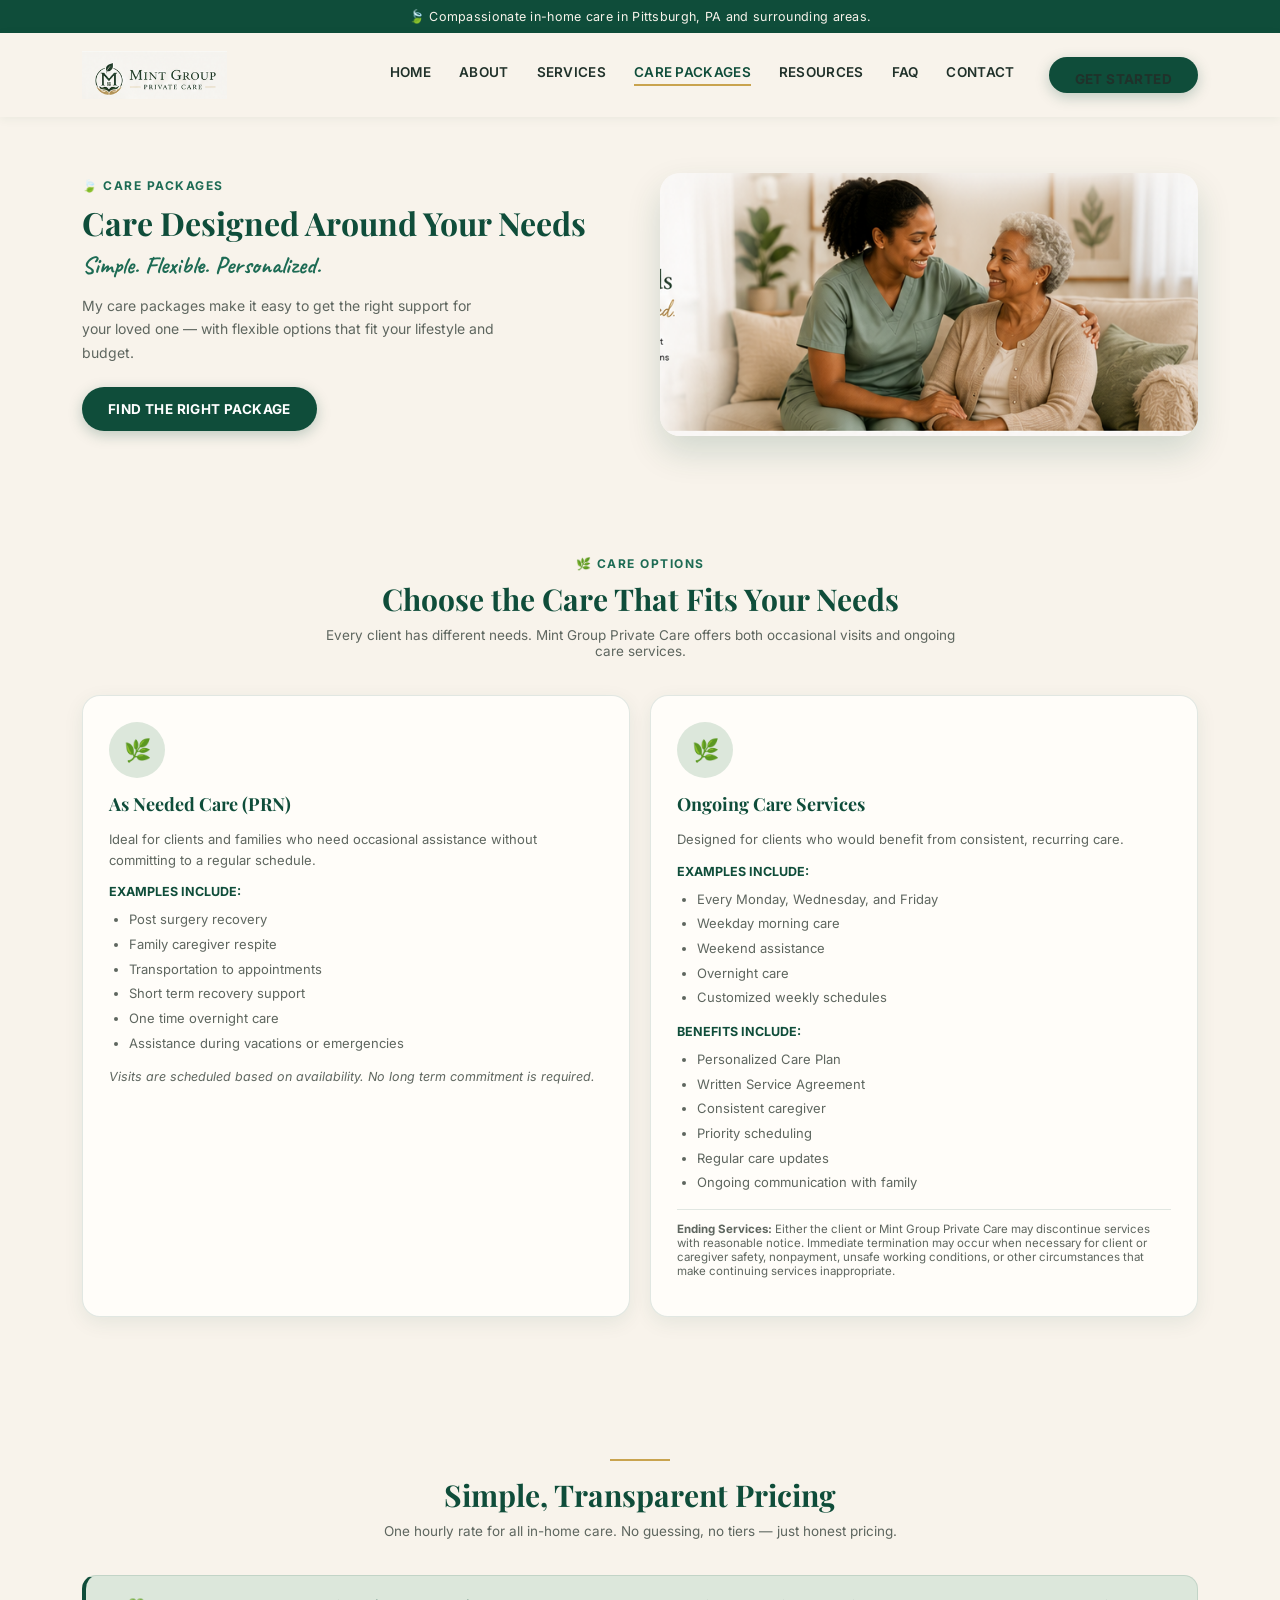
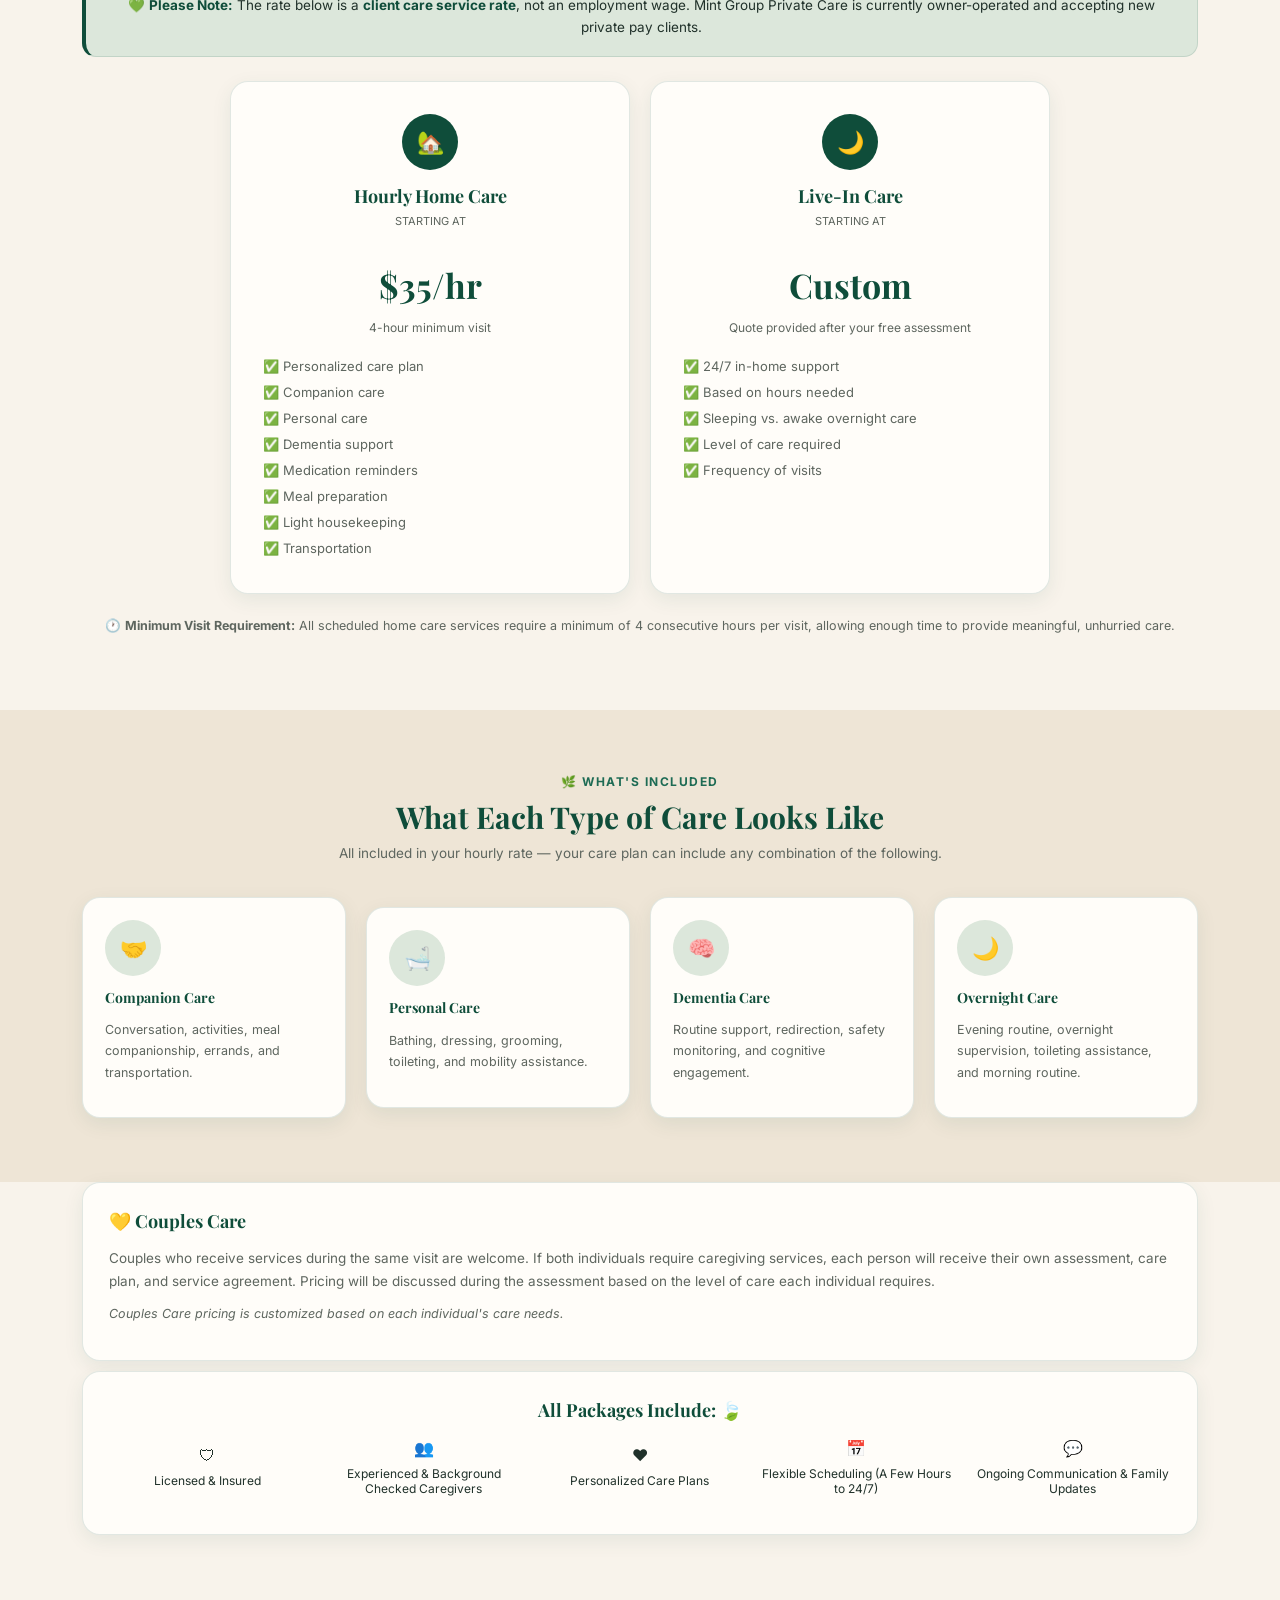
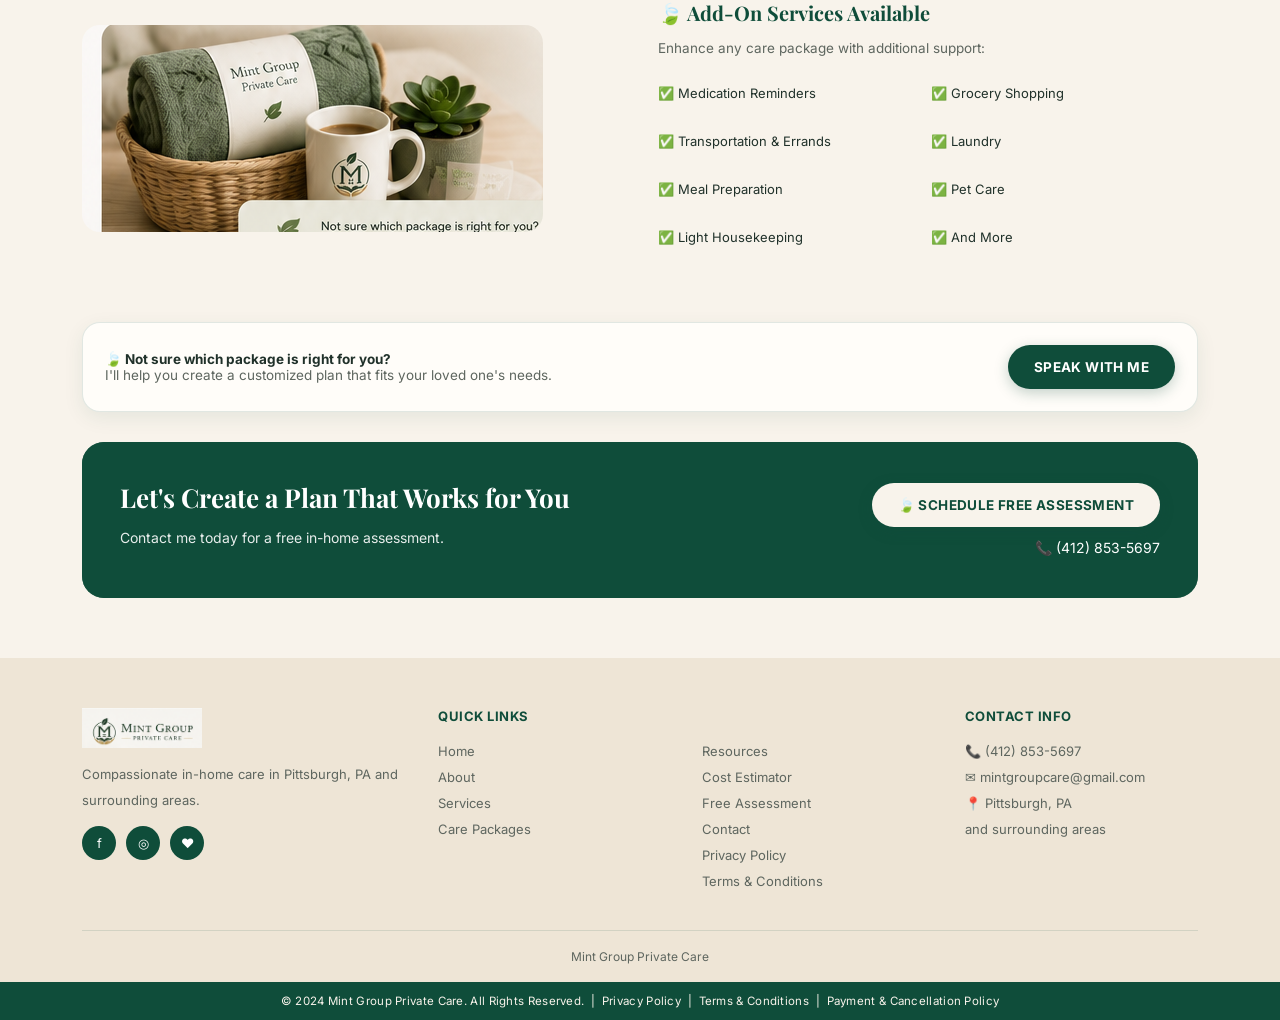
<file: care-packages.html>
<!DOCTYPE html>
<html lang="en">
<head>
<meta charset="UTF-8">
<meta name="viewport" content="width=device-width, initial-scale=1.0">
<title>Care Packages &amp; Pricing | Mint Group Private Care</title>
<link rel="stylesheet" href="styles.css">
</head>
<body>

<div class="topbar">🍃 Compassionate in-home care in Pittsburgh, PA and surrounding areas.</div>

<nav class="navbar">
  <div class="container">
    <a href="index.html" class="brand"><img src="assets/logo.png" alt="Mint Group Private Care logo" style="border-radius:0;height:48px;width:auto"></a>
    <button class="hamburger" id="hamburger">☰</button>
    <div class="nav-backdrop" id="navBackdrop"></div>
    <div class="navlinks" id="navlinks">
      <a href="index.html">HOME</a>
      <a href="about.html">ABOUT</a>
      <a href="services.html">SERVICES</a>
      <a href="care-packages.html" class="active">CARE PACKAGES</a>
      <a href="resources.html">RESOURCES</a>
      <a href="faq.html">FAQ</a>
      <a href="contact.html">CONTACT</a>
      <a href="contact.html" class="btn nav-cta">GET STARTED</a>
    </div>
  </div>
</nav>

<header class="hero">
  <div class="container hero-grid">
    <div>
      <div class="eyebrow hero-fade d1">🍃 CARE PACKAGES</div>
      <h1 class="hero-fade d2" style="font-size:32px">Care Designed Around Your Needs</h1>
      <div class="script hero-fade d2" style="font-size:24px;margin:6px 0 14px">Simple. Flexible. Personalized.</div>
      <p class="hero-fade d3" style="font-size:14px;color:var(--text-soft);line-height:1.7;max-width:420px;margin-bottom:22px">My care packages make it easy to get the right support for your loved one — with flexible options that fit your lifestyle and budget.</p>
      <a href="#packages" class="btn hero-fade d4">FIND THE RIGHT PACKAGE</a>
    </div>
    <div class="hero-fade d2"><img src="assets/packages_hero.png" alt="Caregiver and client" style="border-radius:20px;box-shadow:var(--shadow-hover)"></div>
  </div>
</header>

<section class="section" id="care-options">
  <div class="container">
    <div class="section-head reveal">
      <div class="eyebrow" style="justify-content:center">🌿 CARE OPTIONS</div>
      <h2>Choose the Care That Fits Your Needs</h2>
      <p style="font-size:13.5px;color:var(--text-soft);margin-top:8px">Every client has different needs. Mint Group Private Care offers both occasional visits and ongoing care services.</p>
    </div>
    <div class="grid g2 reveal" style="align-items:stretch">
      <div class="card" style="padding:26px">
        <div class="icircle soft" style="margin-bottom:14px">🌿</div>
        <h3 style="font-size:18px;margin-bottom:10px">As Needed Care (PRN)</h3>
        <p style="font-size:13px;color:var(--text-soft);line-height:1.6;margin-bottom:14px">Ideal for clients and families who need occasional assistance without committing to a regular schedule.</p>
        <p style="font-size:12.5px;font-weight:700;color:var(--forest);margin-bottom:8px">EXAMPLES INCLUDE:</p>
        <ul style="margin:0 0 14px;padding-left:20px;font-size:13px;color:var(--text-soft);line-height:1.9">
          <li>Post surgery recovery</li>
          <li>Family caregiver respite</li>
          <li>Transportation to appointments</li>
          <li>Short term recovery support</li>
          <li>One time overnight care</li>
          <li>Assistance during vacations or emergencies</li>
        </ul>
        <p style="font-size:12.5px;color:var(--text-soft);font-style:italic">Visits are scheduled based on availability. No long term commitment is required.</p>
      </div>
      <div class="card" style="padding:26px">
        <div class="icircle soft" style="margin-bottom:14px">🌿</div>
        <h3 style="font-size:18px;margin-bottom:10px">Ongoing Care Services</h3>
        <p style="font-size:13px;color:var(--text-soft);line-height:1.6;margin-bottom:14px">Designed for clients who would benefit from consistent, recurring care.</p>
        <p style="font-size:12.5px;font-weight:700;color:var(--forest);margin-bottom:8px">EXAMPLES INCLUDE:</p>
        <ul style="margin:0 0 14px;padding-left:20px;font-size:13px;color:var(--text-soft);line-height:1.9">
          <li>Every Monday, Wednesday, and Friday</li>
          <li>Weekday morning care</li>
          <li>Weekend assistance</li>
          <li>Overnight care</li>
          <li>Customized weekly schedules</li>
        </ul>
        <p style="font-size:12.5px;font-weight:700;color:var(--forest);margin-bottom:8px">BENEFITS INCLUDE:</p>
        <ul style="margin:0;padding-left:20px;font-size:13px;color:var(--text-soft);line-height:1.9">
          <li>Personalized Care Plan</li>
          <li>Written Service Agreement</li>
          <li>Consistent caregiver</li>
          <li>Priority scheduling</li>
          <li>Regular care updates</li>
          <li>Ongoing communication with family</li>
        </ul>
        <p style="font-size:11.5px;color:var(--text-soft);margin-top:14px;padding-top:12px;border-top:1px solid var(--border)"><b>Ending Services:</b> Either the client or Mint Group Private Care may discontinue services with reasonable notice. Immediate termination may occur when necessary for client or caregiver safety, nonpayment, unsafe working conditions, or other circumstances that make continuing services inappropriate.</p>
      </div>
    </div>
  </div>
</section>

<section class="section" id="packages">
  <div class="container">
    <div class="section-head reveal">
      <hr class="divider" style="margin-bottom:14px">
      <h2>Simple, Transparent Pricing</h2>
      <p style="font-size:13.5px;color:var(--text-soft);margin-top:8px">One hourly rate for all in-home care. No guessing, no tiers — just honest pricing.</p>
    </div>
    <div class="notice-box reveal" style="text-align:center;margin-bottom:24px">
      💚 <b>Please Note:</b> The rate below is a <b>client care service rate</b>, not an employment wage. Mint Group Private Care is currently owner-operated and accepting new private pay clients.
    </div>
    <div class="grid g2 reveal" style="align-items:stretch;max-width:820px;margin:0 auto">
      <div class="card" style="padding:32px;text-align:center">
        <div class="icircle" style="margin:0 auto 14px">🏡</div>
        <h3 style="font-size:18px;margin-bottom:6px">Hourly Home Care</h3>
        <p style="font-size:11px;color:var(--text-soft);margin-top:6px">STARTING AT</p>
        <p style="font-size:34px;color:var(--forest);font-family:'Playfair Display',serif;font-weight:700;margin-bottom:6px">$35/hr</p>
        <p style="font-size:12px;color:var(--text-soft);margin-bottom:18px">4-hour minimum visit</p>
        <ul style="text-align:left;list-style:none;padding:0;margin:0;font-size:13px;color:var(--text-soft);line-height:2">
          <li>✅ Personalized care plan</li>
          <li>✅ Companion care</li>
          <li>✅ Personal care</li>
          <li>✅ Dementia support</li>
          <li>✅ Medication reminders</li>
          <li>✅ Meal preparation</li>
          <li>✅ Light housekeeping</li>
          <li>✅ Transportation</li>
        </ul>
      </div>
      <div class="card" style="padding:32px;text-align:center">
        <div class="icircle" style="margin:0 auto 14px">🌙</div>
        <h3 style="font-size:18px;margin-bottom:6px">Live-In Care</h3>
        <p style="font-size:11px;color:var(--text-soft);margin-top:6px">STARTING AT</p>
        <p style="font-size:34px;color:var(--forest);font-family:'Playfair Display',serif;font-weight:700;margin-bottom:6px">Custom</p>
        <p style="font-size:12px;color:var(--text-soft);margin-bottom:18px">Quote provided after your free assessment</p>
        <ul style="text-align:left;list-style:none;padding:0;margin:0;font-size:13px;color:var(--text-soft);line-height:2">
          <li>✅ 24/7 in-home support</li>
          <li>✅ Based on hours needed</li>
          <li>✅ Sleeping vs. awake overnight care</li>
          <li>✅ Level of care required</li>
          <li>✅ Frequency of visits</li>
        </ul>
      </div>
    </div>
    <p class="reveal" style="text-align:center;font-size:12.5px;color:var(--text-soft);margin-top:24px">🕐 <b>Minimum Visit Requirement:</b> All scheduled home care services require a minimum of 4 consecutive hours per visit, allowing enough time to provide meaningful, unhurried care.</p>
  </div>
</section>

<section class="section" style="background:var(--beige)">
  <div class="container">
    <div class="section-head reveal">
      <div class="eyebrow" style="justify-content:center">🌿 WHAT'S INCLUDED</div>
      <h2>What Each Type of Care Looks Like</h2>
      <p style="font-size:13.5px;color:var(--text-soft);margin-top:8px">All included in your hourly rate — your care plan can include any combination of the following.</p>
    </div>
    <div class="grid g4 reveal">
      <div class="card" style="padding:22px">
        <div class="icircle soft" style="margin-bottom:12px">🤝</div>
        <h4 style="font-size:14px;margin-bottom:8px">Companion Care</h4>
        <p style="font-size:12.5px;color:var(--text-soft);line-height:1.7">Conversation, activities, meal companionship, errands, and transportation.</p>
      </div>
      <div class="card" style="padding:22px">
        <div class="icircle soft" style="margin-bottom:12px">🛁</div>
        <h4 style="font-size:14px;margin-bottom:8px">Personal Care</h4>
        <p style="font-size:12.5px;color:var(--text-soft);line-height:1.7">Bathing, dressing, grooming, toileting, and mobility assistance.</p>
      </div>
      <div class="card" style="padding:22px">
        <div class="icircle soft" style="margin-bottom:12px">🧠</div>
        <h4 style="font-size:14px;margin-bottom:8px">Dementia Care</h4>
        <p style="font-size:12.5px;color:var(--text-soft);line-height:1.7">Routine support, redirection, safety monitoring, and cognitive engagement.</p>
      </div>
      <div class="card" style="padding:22px">
        <div class="icircle soft" style="margin-bottom:12px">🌙</div>
        <h4 style="font-size:14px;margin-bottom:8px">Overnight Care</h4>
        <p style="font-size:12.5px;color:var(--text-soft);line-height:1.7">Evening routine, overnight supervision, toileting assistance, and morning routine.</p>
      </div>
    </div>
  </div>
</section>

<section class="container reveal" style="margin-bottom:10px">
  <div class="card" style="padding:26px">
    <h3 style="font-size:18px;margin-bottom:10px">💛 Couples Care</h3>
    <p style="font-size:13.5px;color:var(--text-soft);line-height:1.7">Couples who receive services during the same visit are welcome. If both individuals require caregiving services, each person will receive their own assessment, care plan, and service agreement. Pricing will be discussed during the assessment based on the level of care each individual requires.</p>
    <p style="font-size:12.5px;color:var(--text-soft);font-style:italic;margin-top:8px">Couples Care pricing is customized based on each individual's care needs.</p>
  </div>
</section>

<section class="container reveal">
  <div class="card" style="padding:26px;text-align:center">
    <h3 style="font-size:18px;margin-bottom:16px">All Packages Include: 🍃</h3>
    <div class="grid g5">
      <div>🛡<p style="font-size:12px;margin-top:8px">Licensed &amp; Insured</p></div>
      <div>👥<p style="font-size:12px;margin-top:8px">Experienced &amp; Background Checked Caregivers</p></div>
      <div>♥<p style="font-size:12px;margin-top:8px">Personalized Care Plans</p></div>
      <div>📅<p style="font-size:12px;margin-top:8px">Flexible Scheduling (A Few Hours to 24/7)</p></div>
      <div>💬<p style="font-size:12px;margin-top:8px">Ongoing Communication &amp; Family Updates</p></div>
    </div>
  </div>
</section>

<section class="section">
  <div class="container grid g2" style="gap:36px">
    <div class="reveal"><img src="assets/packages_addon.png" alt="Care basket and essentials" style="border-radius:18px"></div>
    <div class="reveal">
      <h3 style="font-size:20px;margin-bottom:14px">🍃 Add-On Services Available</h3>
      <p style="font-size:13.5px;color:var(--text-soft);margin-bottom:16px">Enhance any care package with additional support:</p>
      <div class="grid g2" style="gap:6px">
        <p style="font-size:13px">✅ Medication Reminders</p>
        <p style="font-size:13px">✅ Grocery Shopping</p>
        <p style="font-size:13px">✅ Transportation &amp; Errands</p>
        <p style="font-size:13px">✅ Laundry</p>
        <p style="font-size:13px">✅ Meal Preparation</p>
        <p style="font-size:13px">✅ Pet Care</p>
        <p style="font-size:13px">✅ Light Housekeeping</p>
        <p style="font-size:13px">✅ And More</p>
      </div>
    </div>
  </div>
</section>

<section class="container reveal" style="margin-bottom:30px">
  <div class="card" style="padding:22px;display:flex;align-items:center;justify-content:space-between;gap:16px;flex-wrap:wrap">
    <p style="font-size:13.5px;margin:0"><b>🍃 Not sure which package is right for you?</b><br><span style="color:var(--text-soft)">I'll help you create a customized plan that fits your loved one's needs.</span></p>
    <a href="contact.html" class="btn">SPEAK WITH ME</a>
  </div>
</section>

<section class="container" style="margin-bottom:60px">
  <div class="cta-strip reveal">
    <div><h2>Let's Create a Plan That Works for You</h2><p style="opacity:.9;font-size:14px">Contact me today for a free in-home assessment.</p></div>
    <div style="text-align:right">
      <a href="contact.html" class="btn cream" style="margin-bottom:10px">🍃 SCHEDULE FREE ASSESSMENT</a><br>
      <a href="tel:4128535697" style="color:#fff;font-size:14px">📞 (412) 853-5697</a>
    </div>
  </div>
</section>

<footer>
  <div class="container">
    <div class="foot-grid">
      <div><img src="assets/logo.png" alt="Mint Group Private Care" style="height:40px;width:auto;margin-bottom:10px"><p>Compassionate in-home care in Pittsburgh, PA and surrounding areas.</p><div class="foot-social"><a href="#">f</a><a href="#">◎</a><a href="#">♥</a></div></div>
      <div><h4>Quick Links</h4><a href="index.html">Home</a><br><a href="about.html">About</a><br><a href="services.html">Services</a><br><a href="care-packages.html">Care Packages</a></div>
      <div><h4>&nbsp;</h4><a href="resources.html">Resources</a><br><a href="cost-estimator.html">Cost Estimator</a><br><a href="assessment.html">Free Assessment</a><br><a href="contact.html">Contact</a><br><a href="privacy.html">Privacy Policy</a><br><a href="terms.html">Terms &amp; Conditions</a></div>
      <div><h4>Contact Info</h4><p>📞 (412) 853-5697<br>✉ mintgroupcare@gmail.com<br>📍 Pittsburgh, PA<br>and surrounding areas</p></div>
    </div>
    <div class="foot-bottom">Mint Group Private Care</div>
  </div>
  <div class="copyright-bar">© 2024 Mint Group Private Care. All Rights Reserved. &nbsp;|&nbsp; <a href="privacy.html" style="color:var(--cream)">Privacy Policy</a> &nbsp;|&nbsp; <a href="terms.html" style="color:var(--cream)">Terms &amp; Conditions</a> &nbsp;|&nbsp; <a href="payment-policy.html" style="color:var(--cream)">Payment &amp; Cancellation Policy</a></div>
</footer>

<script src="script.js"></script>
</body>
</html>
</file>
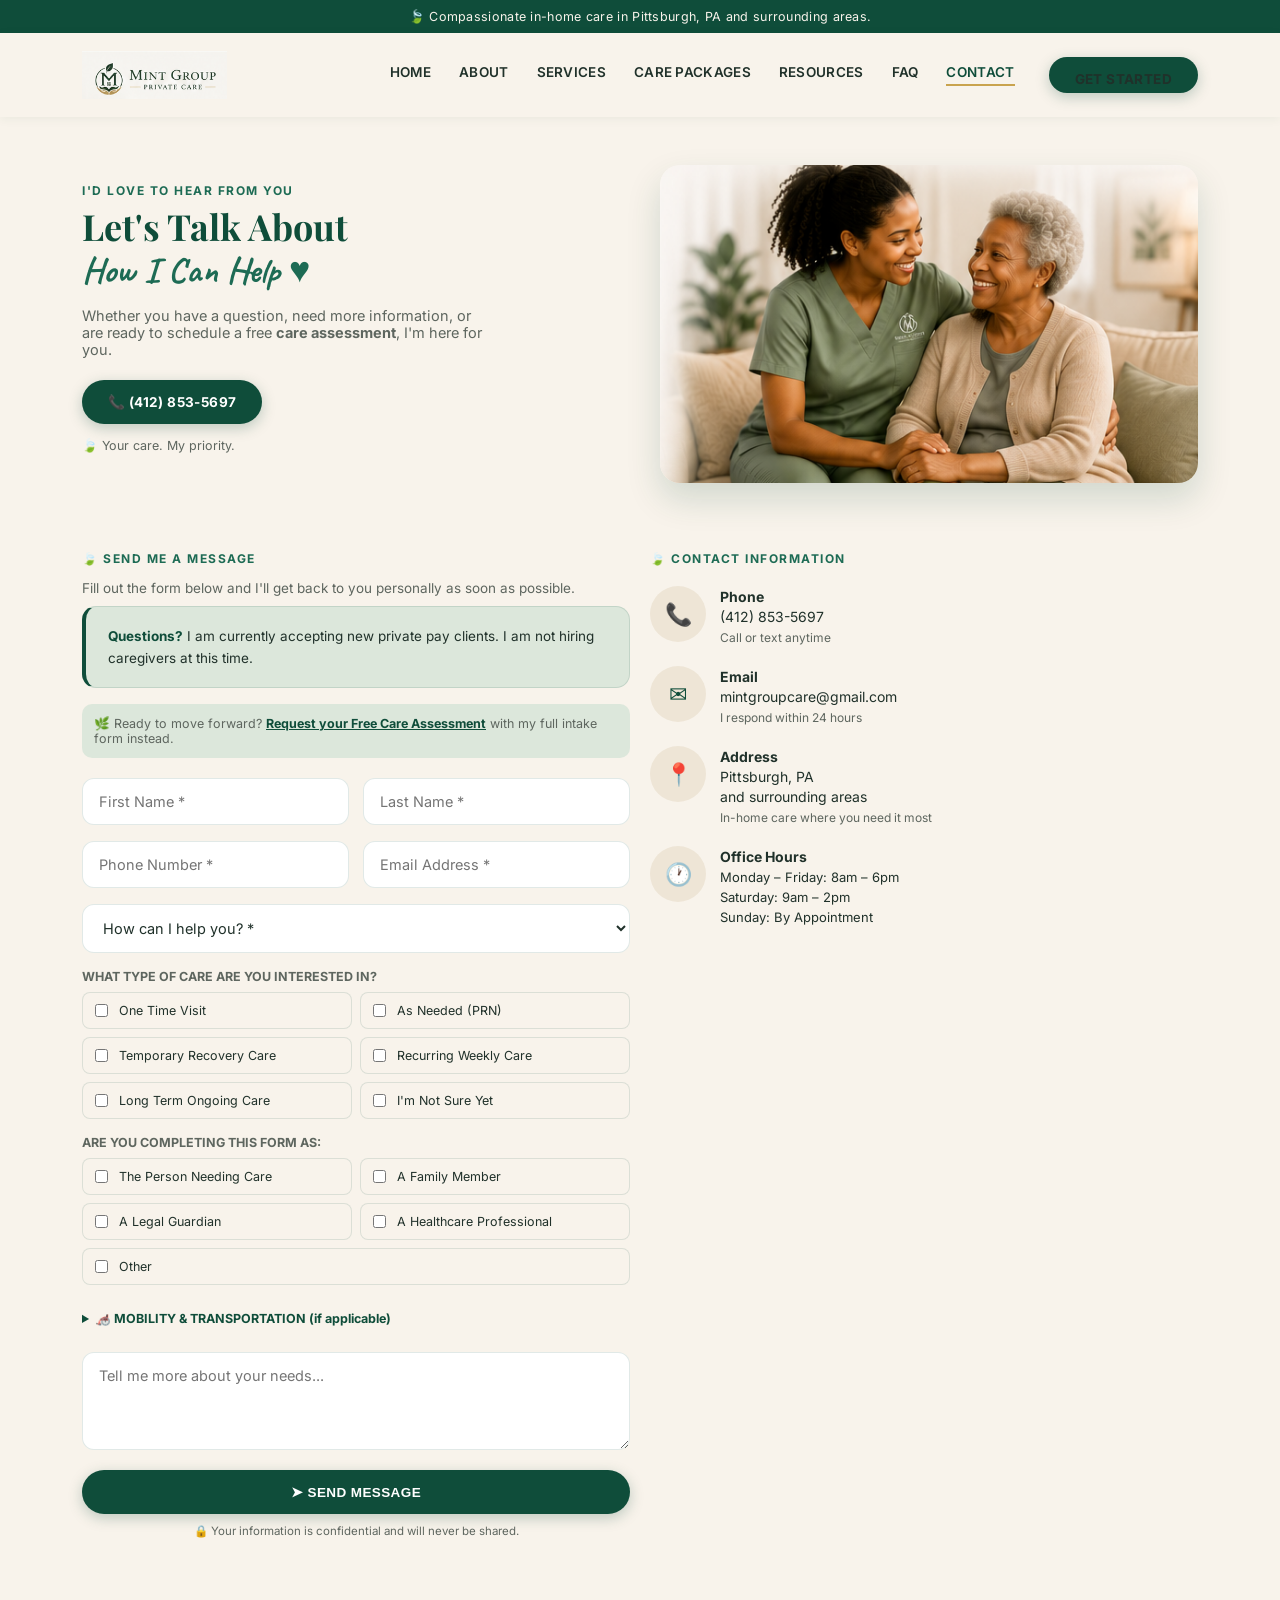
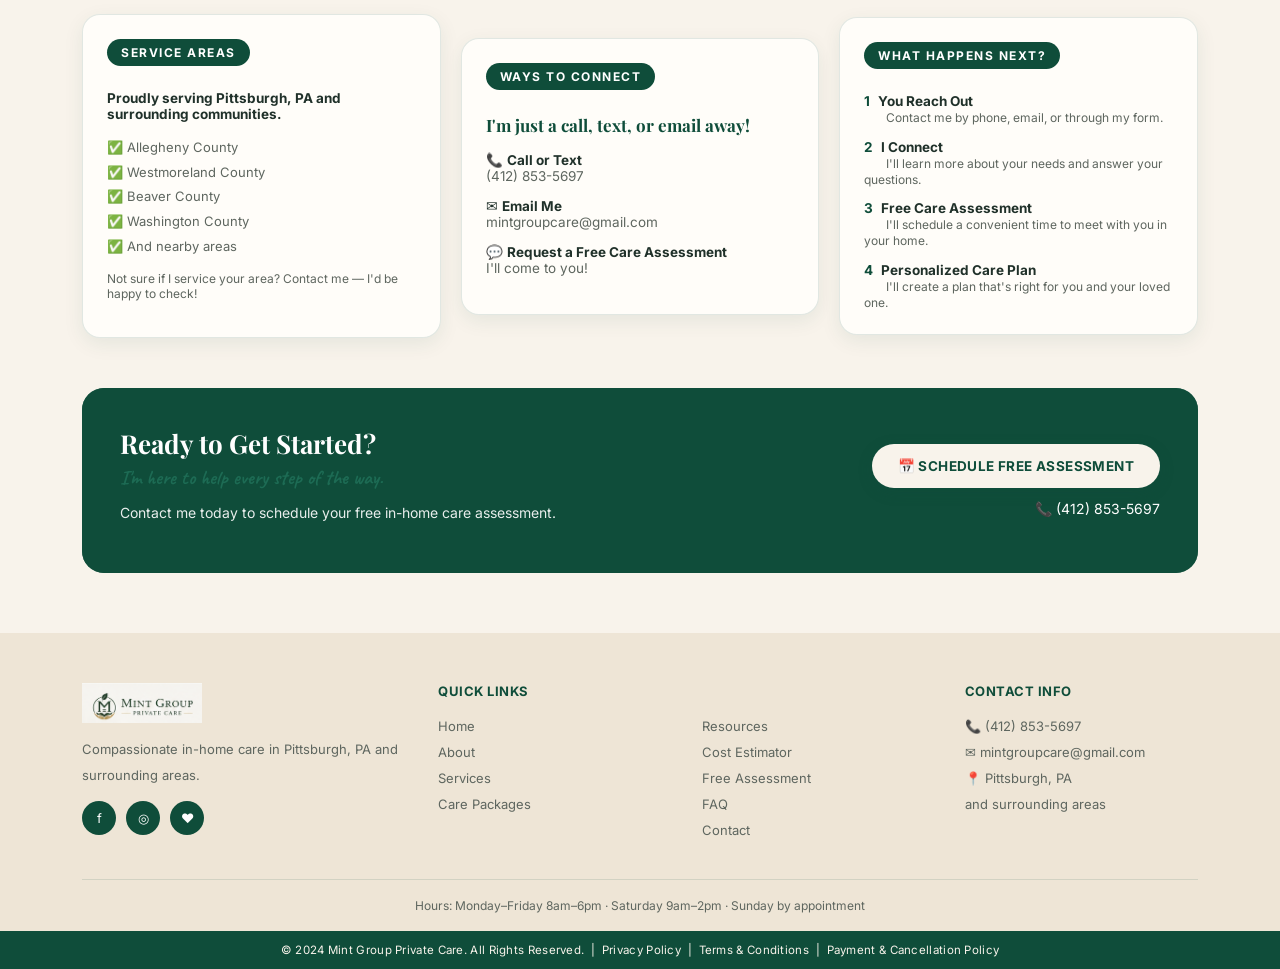
<file: contact.html>
<!DOCTYPE html>
<html lang="en">
<head>
<meta charset="UTF-8">
<meta name="viewport" content="width=device-width, initial-scale=1.0">
<title>Contact Me | Mint Group Private Care</title>
<link rel="stylesheet" href="styles.css">
</head>
<body>

<div class="topbar">🍃 Compassionate in-home care in Pittsburgh, PA and surrounding areas.</div>

<nav class="navbar">
  <div class="container">
    <a href="index.html" class="brand">
      <img src="assets/logo.png" alt="Mint Group Private Care logo" style="border-radius:0;height:48px;width:auto">
    </a>
    <button class="hamburger" id="hamburger">☰</button>
    <div class="nav-backdrop" id="navBackdrop"></div>
    <div class="navlinks" id="navlinks">
      <a href="index.html">HOME</a>
      <a href="about.html">ABOUT</a>
      <a href="services.html">SERVICES</a>
      <a href="care-packages.html">CARE PACKAGES</a>
      <a href="resources.html">RESOURCES</a>
      <a href="faq.html">FAQ</a>
      <a href="contact.html" class="active">CONTACT</a>
      <a href="contact.html" class="btn nav-cta">GET STARTED</a>
    </div>
  </div>
</nav>

<header class="hero">
  <div class="container hero-grid" style="padding:48px 32px">
    <div>
      <div class="eyebrow hero-fade d1">I'D LOVE TO HEAR FROM YOU</div>
      <h1 class="hero-fade d2" style="font-size:36px;line-height:1.15">Let's Talk About<br><span class="script" style="font-size:36px">How I Can Help ♥</span></h1>
      <p class="hero-fade d3" style="color:var(--text-soft);font-size:14.5px;max-width:400px;margin:16px 0 22px">Whether you have a question, need more information, or are ready to schedule a free <b>care assessment</b>, I'm here for you.</p>
      <a href="tel:4128535697" class="btn hero-fade d4">📞 (412) 853-5697</a>
      <p class="hero-fade d4" style="font-size:12.5px;color:var(--text-soft);margin-top:14px">🍃 Your care. My priority.</p>
    </div>
    <div class="hero-fade d2">
      <img src="assets/contact_hero.png" alt="Caregiver laughing with client" style="border-radius:20px;box-shadow:var(--shadow-hover)">
    </div>
  </div>
</header>

<section class="section" style="padding-top:20px">
  <div class="container grid g2" style="align-items:start">
    <div class="reveal">
      <div class="eyebrow">🍃 SEND ME A MESSAGE</div>
      <p style="color:var(--text-soft);font-size:13.5px;margin-bottom:10px">Fill out the form below and I'll get back to you personally as soon as possible.</p>
      <div class="notice-box" style="margin-bottom:16px">
        <b>Questions?</b> I am currently accepting new private pay clients. I am not hiring caregivers at this time.
      </div>
      <p style="font-size:12.5px;color:var(--text-soft);margin-bottom:20px;padding:12px;background:var(--sage);border-radius:10px">🌿 Ready to move forward? <a href="assessment.html" style="color:var(--forest);font-weight:700;text-decoration:underline">Request your Free Care Assessment</a> with my full intake form instead.</p>
      <form id="contactForm" name="contact" method="POST" data-netlify="true" netlify-honeypot="bot-field" data-success-target="contactSuccess" onsubmit="return handleFormSubmit(event, this)">
        <input type="hidden" name="form-name" value="contact">
        <p style="display:none"><label>Don't fill this out if you're human: <input name="bot-field"></label></p>
        <div class="field-row">
          <div class="field"><input type="text" name="firstName" placeholder="First Name *" required></div>
          <div class="field"><input type="text" name="lastName" placeholder="Last Name *" required></div>
        </div>
        <div class="field-row">
          <div class="field"><input type="tel" name="phone" placeholder="Phone Number *" required></div>
          <div class="field"><input type="email" name="email" placeholder="Email Address *" required></div>
        </div>
        <div class="field">
          <select name="helpType" required>
            <option value="">How can I help you? *</option>
            <option>Request a Free Assessment</option>
            <option>General Question</option>
            <option>Pricing Information</option>
            <option>Other</option>
          </select>
        </div>

        <p style="font-size:12.5px;font-weight:700;color:var(--text-soft);margin:16px 0 8px">WHAT TYPE OF CARE ARE YOU INTERESTED IN?</p>
        <div style="display:grid;grid-template-columns:1fr 1fr;gap:8px;margin-bottom:16px">
          <label style="display:flex;align-items:center;gap:8px;font-size:12.5px;padding:8px;background:var(--cream);border-radius:8px;border:1px solid var(--border)"><input type="checkbox" name="careType" value="One Time Visit" style="width:auto"> One Time Visit</label>
          <label style="display:flex;align-items:center;gap:8px;font-size:12.5px;padding:8px;background:var(--cream);border-radius:8px;border:1px solid var(--border)"><input type="checkbox" name="careType" value="As Needed (PRN)" style="width:auto"> As Needed (PRN)</label>
          <label style="display:flex;align-items:center;gap:8px;font-size:12.5px;padding:8px;background:var(--cream);border-radius:8px;border:1px solid var(--border)"><input type="checkbox" name="careType" value="Temporary Recovery Care" style="width:auto"> Temporary Recovery Care</label>
          <label style="display:flex;align-items:center;gap:8px;font-size:12.5px;padding:8px;background:var(--cream);border-radius:8px;border:1px solid var(--border)"><input type="checkbox" name="careType" value="Recurring Weekly Care" style="width:auto"> Recurring Weekly Care</label>
          <label style="display:flex;align-items:center;gap:8px;font-size:12.5px;padding:8px;background:var(--cream);border-radius:8px;border:1px solid var(--border)"><input type="checkbox" name="careType" value="Long Term Ongoing Care" style="width:auto"> Long Term Ongoing Care</label>
          <label style="display:flex;align-items:center;gap:8px;font-size:12.5px;padding:8px;background:var(--cream);border-radius:8px;border:1px solid var(--border)"><input type="checkbox" name="careType" value="Not Sure Yet" style="width:auto"> I'm Not Sure Yet</label>
        </div>

        <p style="font-size:12.5px;font-weight:700;color:var(--text-soft);margin:16px 0 8px">ARE YOU COMPLETING THIS FORM AS:</p>
        <div style="display:grid;grid-template-columns:1fr 1fr;gap:8px;margin-bottom:16px">
          <label style="display:flex;align-items:center;gap:8px;font-size:12.5px;padding:8px;background:var(--cream);border-radius:8px;border:1px solid var(--border)"><input type="checkbox" name="role" value="The Person Needing Care" style="width:auto"> The Person Needing Care</label>
          <label style="display:flex;align-items:center;gap:8px;font-size:12.5px;padding:8px;background:var(--cream);border-radius:8px;border:1px solid var(--border)"><input type="checkbox" name="role" value="A Family Member" style="width:auto"> A Family Member</label>
          <label style="display:flex;align-items:center;gap:8px;font-size:12.5px;padding:8px;background:var(--cream);border-radius:8px;border:1px solid var(--border)"><input type="checkbox" name="role" value="A Legal Guardian" style="width:auto"> A Legal Guardian</label>
          <label style="display:flex;align-items:center;gap:8px;font-size:12.5px;padding:8px;background:var(--cream);border-radius:8px;border:1px solid var(--border)"><input type="checkbox" name="role" value="A Healthcare Professional" style="width:auto"> A Healthcare Professional</label>
          <label style="display:flex;align-items:center;gap:8px;font-size:12.5px;padding:8px;background:var(--cream);border-radius:8px;border:1px solid var(--border);grid-column:1/-1"><input type="checkbox" name="role" value="Other" style="width:auto"> Other</label>
        </div>

        <details style="margin-bottom:16px">
          <summary style="font-size:12.5px;font-weight:700;color:var(--forest);cursor:pointer;padding:10px 0">🦽 MOBILITY &amp; TRANSPORTATION (if applicable)</summary>
          <div style="display:grid;grid-template-columns:1fr 1fr;gap:8px;margin-top:10px">
            <label style="display:flex;align-items:center;gap:8px;font-size:12.5px;padding:8px;background:var(--cream);border-radius:8px;border:1px solid var(--border)"><input type="checkbox" name="mobility" value="Uses a wheelchair" style="width:auto"> Do you use a wheelchair?</label>
            <label style="display:flex;align-items:center;gap:8px;font-size:12.5px;padding:8px;background:var(--cream);border-radius:8px;border:1px solid var(--border)"><input type="checkbox" name="mobility" value="Power wheelchair" style="width:auto"> Manual or power?</label>
            <label style="display:flex;align-items:center;gap:8px;font-size:12.5px;padding:8px;background:var(--cream);border-radius:8px;border:1px solid var(--border)"><input type="checkbox" name="mobility" value="Can transfer into car" style="width:auto"> Can you safely transfer into a car?</label>
            <label style="display:flex;align-items:center;gap:8px;font-size:12.5px;padding:8px;background:var(--cream);border-radius:8px;border:1px solid var(--border)"><input type="checkbox" name="mobility" value="Needs wheelchair van" style="width:auto"> Need a wheelchair accessible van?</label>
            <label style="display:flex;align-items:center;gap:8px;font-size:12.5px;padding:8px;background:var(--cream);border-radius:8px;border:1px solid var(--border);grid-column:1/-1"><input type="checkbox" name="mobility" value="Travels with oxygen/equipment" style="width:auto"> Do you travel with oxygen or other equipment?</label>
          </div>
        </details>

        <div class="field"><textarea name="message" rows="4" placeholder="Tell me more about your needs..."></textarea></div>
        <button type="submit" class="btn" style="width:100%">➤ SEND MESSAGE</button>
        <p style="font-size:11.5px;color:var(--text-soft);margin-top:10px;text-align:center">🔒 Your information is confidential and will never be shared.</p>
      </form>

      <div id="contactSuccess" class="card" style="padding:40px;text-align:center;display:none">
        <div class="icircle" style="margin:0 auto 14px;width:56px;height:56px;font-size:24px">✓</div>
        <h3 style="font-size:20px;margin-bottom:10px">Message sent!</h3>
        <p style="font-size:14px;color:var(--text-soft)">Thanks for reaching out — I'll get back to you personally as soon as possible.</p>
      </div>
    </div>
    <div class="reveal">
      <div class="eyebrow">🍃 CONTACT INFORMATION</div>
      <div style="display:flex;gap:14px;margin:20px 0">
        <div class="icircle beige">📞</div>
        <div><b style="font-size:14px">Phone</b><br><span style="font-size:14px">(412) 853-5697</span><br><span style="font-size:12px;color:var(--text-soft)">Call or text anytime</span></div>
      </div>
      <div style="display:flex;gap:14px;margin:20px 0">
        <div class="icircle beige">✉</div>
        <div><b style="font-size:14px">Email</b><br><span style="font-size:14px">mintgroupcare@gmail.com</span><br><span style="font-size:12px;color:var(--text-soft)">I respond within 24 hours</span></div>
      </div>
      <div style="display:flex;gap:14px;margin:20px 0">
        <div class="icircle beige">📍</div>
        <div><b style="font-size:14px">Address</b><br><span style="font-size:14px">Pittsburgh, PA<br>and surrounding areas</span><br><span style="font-size:12px;color:var(--text-soft)">In-home care where you need it most</span></div>
      </div>
      <div style="display:flex;gap:14px;margin:20px 0">
        <div class="icircle beige">🕐</div>
        <div><b style="font-size:14px">Office Hours</b><br><span style="font-size:13px">Monday – Friday: 8am – 6pm<br>Saturday: 9am – 2pm<br>Sunday: By Appointment</span></div>
      </div>
    </div>
  </div>
</section>

<section class="container">
  <div class="grid g3">
    <div class="card reveal" style="padding:24px">
      <span class="eyebrow" style="background:var(--forest);color:#fff;padding:6px 14px;border-radius:999px;display:inline-block">SERVICE AREAS</span>
      <p style="font-size:13.5px;margin:16px 0 10px"><b>Proudly serving Pittsburgh, PA and surrounding communities.</b></p>
      <p style="font-size:13px;line-height:1.9;color:var(--text-soft)">
        ✅ Allegheny County<br>✅ Westmoreland County<br>✅ Beaver County<br>✅ Washington County<br>✅ And nearby areas
      </p>
      <p style="font-size:12px;color:var(--text-soft);margin-top:10px">Not sure if I service your area? Contact me — I'd be happy to check!</p>
    </div>
    <div class="card reveal" style="padding:24px">
      <span class="eyebrow" style="background:var(--forest);color:#fff;padding:6px 14px;border-radius:999px;display:inline-block">WAYS TO CONNECT</span>
      <h3 style="font-size:17px;margin:16px 0">I'm just a call, text, or email away!</h3>
      <p style="font-size:13.5px;margin:14px 0">📞 <b>Call or Text</b><br><span style="color:var(--text-soft)">(412) 853-5697</span></p>
      <p style="font-size:13.5px;margin:14px 0">✉ <b>Email Me</b><br><span style="color:var(--text-soft)">mintgroupcare@gmail.com</span></p>
      <p style="font-size:13.5px;margin:14px 0">💬 <b>Request a Free Care Assessment</b><br><span style="color:var(--text-soft)">I'll come to you!</span></p>
    </div>
    <div class="card reveal" style="padding:24px">
      <span class="eyebrow" style="background:var(--forest);color:#fff;padding:6px 14px;border-radius:999px;display:inline-block">WHAT HAPPENS NEXT?</span>
      <div style="margin-top:16px">
        <p style="font-size:13.5px;margin-bottom:12px"><b style="color:var(--forest)">1</b> &nbsp;<b>You Reach Out</b><br><span style="font-size:12px;color:var(--text-soft);margin-left:22px">Contact me by phone, email, or through my form.</span></p>
        <p style="font-size:13.5px;margin-bottom:12px"><b style="color:var(--forest)">2</b> &nbsp;<b>I Connect</b><br><span style="font-size:12px;color:var(--text-soft);margin-left:22px">I'll learn more about your needs and answer your questions.</span></p>
        <p style="font-size:13.5px;margin-bottom:12px"><b style="color:var(--forest)">3</b> &nbsp;<b>Free Care Assessment</b><br><span style="font-size:12px;color:var(--text-soft);margin-left:22px">I'll schedule a convenient time to meet with you in your home.</span></p>
        <p style="font-size:13.5px;margin-bottom:0"><b style="color:var(--forest)">4</b> &nbsp;<b>Personalized Care Plan</b><br><span style="font-size:12px;color:var(--text-soft);margin-left:22px">I'll create a plan that's right for you and your loved one.</span></p>
      </div>
    </div>
  </div>
</section>

<section class="container" style="margin:50px auto 60px">
  <div class="cta-strip reveal">
    <div>
      <h2>Ready to Get Started?</h2>
      <div class="script" style="font-size:20px;margin:4px 0">I'm here to help every step of the way.</div>
      <p style="opacity:.9;font-size:14px">Contact me today to schedule your free in-home care assessment.</p>
    </div>
    <div style="text-align:right">
      <a href="#contactForm" class="btn cream" style="margin-bottom:10px">📅 SCHEDULE FREE ASSESSMENT</a><br>
      <a href="tel:4128535697" style="color:#fff;font-size:14px">📞 (412) 853-5697</a>
    </div>
  </div>
</section>

<footer>
  <div class="container">
    <div class="foot-grid">
      <div>
        <img src="assets/logo.png" alt="Mint Group Private Care" style="height:40px;width:auto;margin-bottom:10px">
        <p>Compassionate in-home care in Pittsburgh, PA and surrounding areas.</p>
        <div class="foot-social"><a href="#">f</a><a href="#">◎</a><a href="#">♥</a></div>
      </div>
      <div>
        <h4>Quick Links</h4>
        <a href="index.html">Home</a><br><a href="about.html">About</a><br>
        <a href="services.html">Services</a><br><a href="care-packages.html">Care Packages</a>
      </div>
      <div>
        <h4>&nbsp;</h4>
        <a href="resources.html">Resources</a><br><a href="cost-estimator.html">Cost Estimator</a><br><a href="assessment.html">Free Assessment</a><br><a href="faq.html">FAQ</a><br>
        <a href="contact.html">Contact</a>
      </div>
      <div>
        <h4>Contact Info</h4>
        <p>📞 (412) 853-5697<br>✉ mintgroupcare@gmail.com<br>📍 Pittsburgh, PA<br>and surrounding areas</p>
      </div>
    </div>
    <div class="foot-bottom">Hours: Monday–Friday 8am–6pm · Saturday 9am–2pm · Sunday by appointment</div>
  </div>
  <div class="copyright-bar">© 2024 Mint Group Private Care. All Rights Reserved. &nbsp;|&nbsp; <a href="privacy.html" style="color:var(--cream)">Privacy Policy</a> &nbsp;|&nbsp; <a href="terms.html" style="color:var(--cream)">Terms &amp; Conditions</a> &nbsp;|&nbsp; <a href="payment-policy.html" style="color:var(--cream)">Payment &amp; Cancellation Policy</a></div>
</footer>

<script src="script.js"></script>
</body>
</html>
</file>
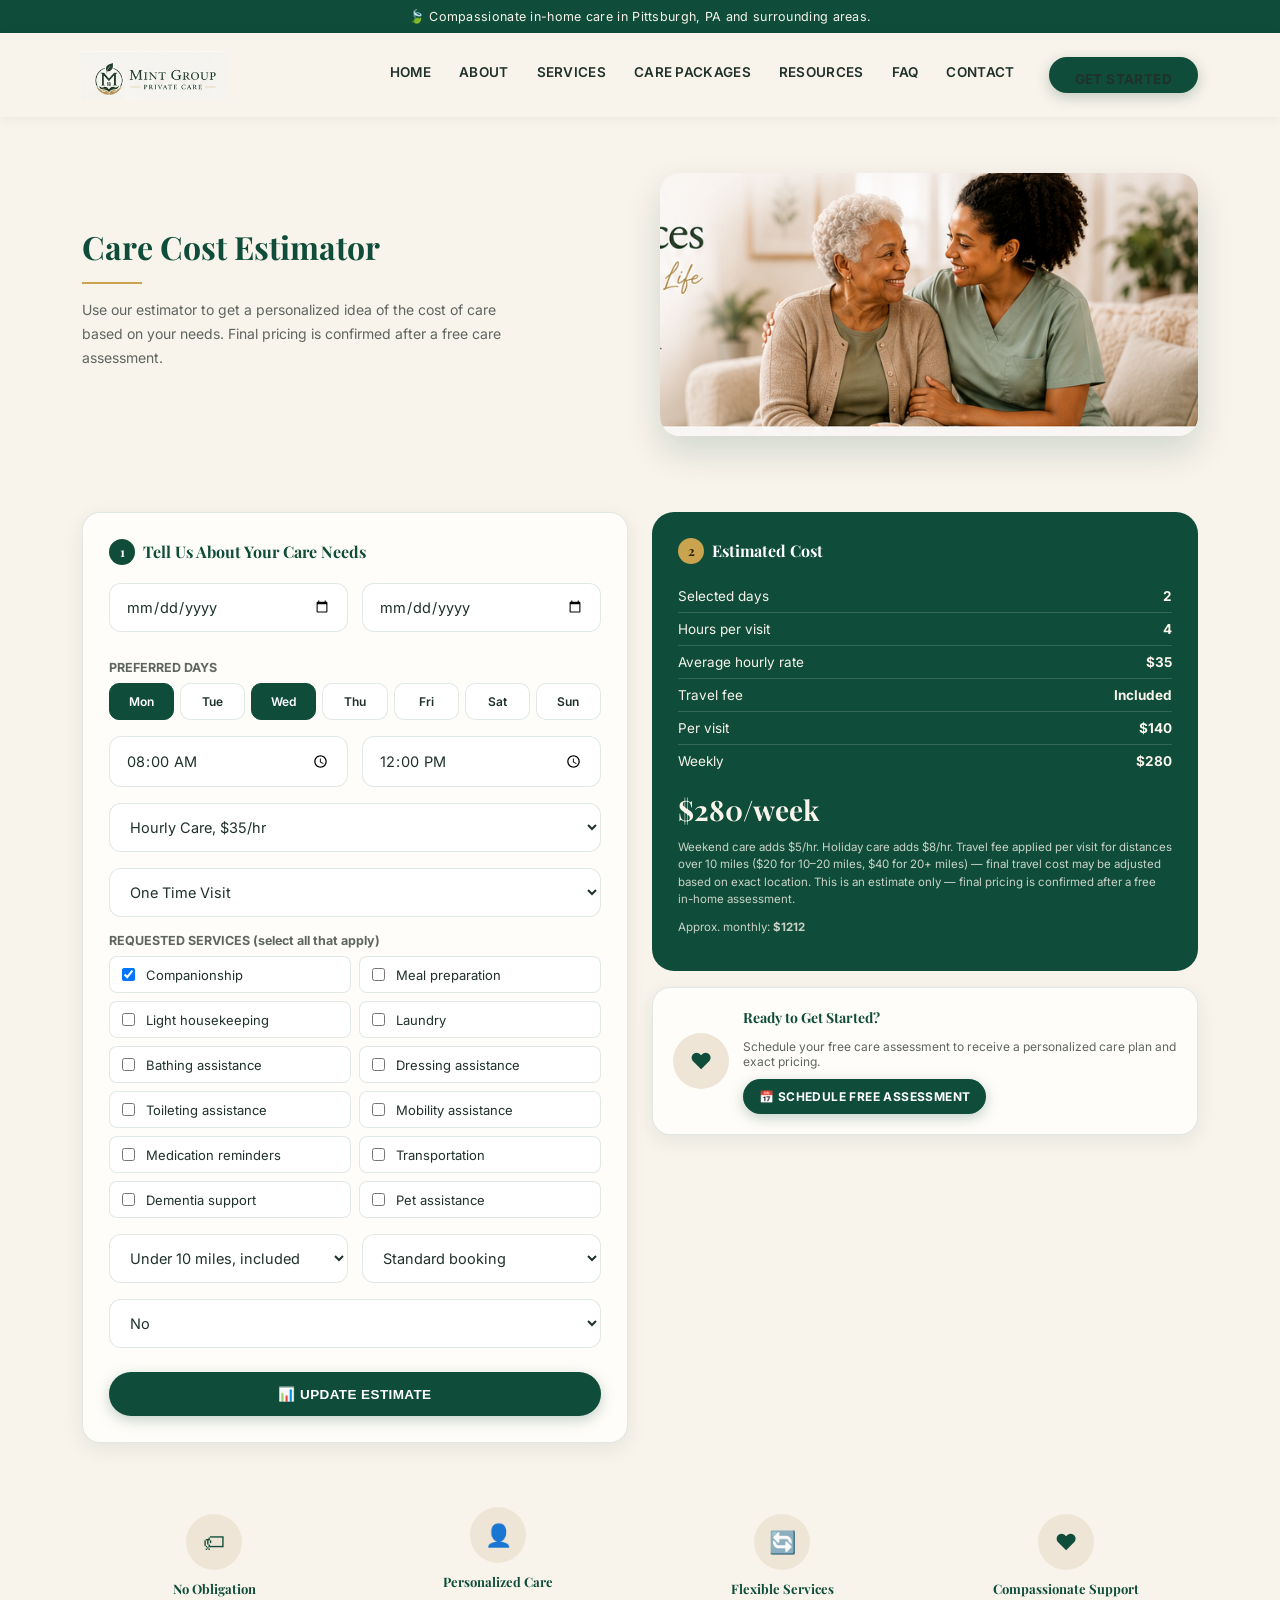
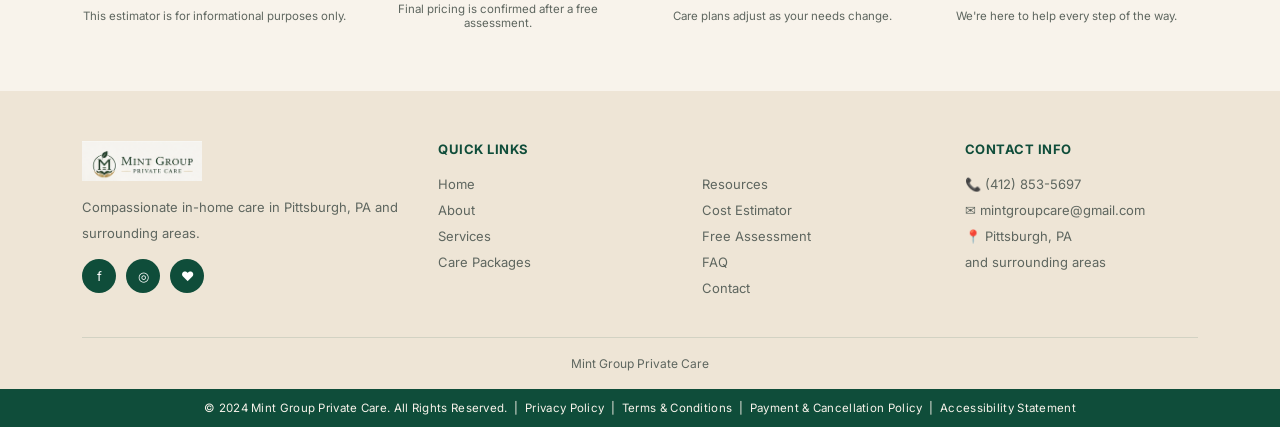
<file: cost-estimator.html>
<!DOCTYPE html>
<html lang="en">
<head>
<meta charset="UTF-8">
<meta name="viewport" content="width=device-width, initial-scale=1.0">
<title>Care Cost Estimator | Mint Group Private Care</title>
<link rel="stylesheet" href="styles.css">
<style>
.day-btn{padding:10px 6px;border:1.5px solid var(--border);border-radius:10px;background:#fff;font-size:12px;font-weight:600;cursor:pointer;transition:all .2s;text-align:center}
.day-btn.active{background:var(--forest);color:#fff;border-color:var(--forest)}
.days-row{display:grid;grid-template-columns:repeat(7,1fr);gap:6px;margin-bottom:16px}
@media(max-width:600px){.days-row{grid-template-columns:repeat(4,1fr)}}
.service-grid{display:grid;grid-template-columns:1fr 1fr;gap:8px;margin-bottom:16px}
@media(max-width:600px){.service-grid{grid-template-columns:1fr}}
.service-grid label{display:flex;align-items:center;gap:8px;font-size:13px;padding:8px;background:#fff;border-radius:8px;border:1px solid var(--border)}
.est-row{display:flex;justify-content:space-between;padding:8px 0;border-bottom:1px solid rgba(255,255,255,.15);font-size:13.5px}
</style>
</head>
<body>

<div class="topbar">🍃 Compassionate in-home care in Pittsburgh, PA and surrounding areas.</div>

<nav class="navbar">
  <div class="container">
    <a href="index.html" class="brand"><img src="assets/logo.png" alt="Mint Group Private Care logo" style="border-radius:0;height:48px;width:auto"></a>
    <button class="hamburger" id="hamburger">☰</button>
    <div class="nav-backdrop" id="navBackdrop"></div>
    <div class="navlinks" id="navlinks">
      <a href="index.html">HOME</a>
      <a href="about.html">ABOUT</a>
      <a href="services.html">SERVICES</a>
      <a href="care-packages.html">CARE PACKAGES</a>
      <a href="resources.html">RESOURCES</a>
      <a href="faq.html">FAQ</a>
      <a href="contact.html">CONTACT</a>
      <a href="contact.html" class="btn nav-cta">GET STARTED</a>
    </div>
  </div>
</nav>

<header class="hero">
  <div class="container hero-grid">
    <div>
      <h1 class="hero-fade d1" style="font-size:32px">Care Cost Estimator</h1>
      <hr class="divider hero-fade d2" style="margin:14px 0">
      <p class="hero-fade d3" style="font-size:14px;color:var(--text-soft);line-height:1.7;max-width:420px">Use our estimator to get a personalized idea of the cost of care based on your needs. Final pricing is confirmed after a free care assessment.</p>
    </div>
    <div class="hero-fade d2"><img src="assets/services_hero.png" alt="Caregiver and client" style="border-radius:20px;box-shadow:var(--shadow-hover)"></div>
  </div>
</header>

<section class="section" style="padding-top:20px">
  <div class="container grid g2" style="align-items:start;gap:24px">

    <form id="estimatorForm" class="card reveal" style="padding:26px">
      <h3 style="font-size:16px;margin-bottom:18px"><span style="background:var(--forest);color:#fff;width:26px;height:26px;border-radius:50%;display:inline-flex;align-items:center;justify-content:center;font-size:13px;margin-right:8px">1</span>Tell Us About Your Care Needs</h3>

      <div class="field-row">
        <div class="field"><label>Start date</label><input type="date" id="startDate"></div>
        <div class="field"><label>End date (optional)</label><input type="date" id="endDate"></div>
      </div>

      <p style="font-size:12.5px;font-weight:700;color:var(--text-soft);margin-bottom:8px">PREFERRED DAYS</p>
      <div class="hourlyOnlyFields">
      <div class="days-row">
        <div class="day-btn active" data-day="Mon">Mon</div>
        <div class="day-btn" data-day="Tue">Tue</div>
        <div class="day-btn active" data-day="Wed">Wed</div>
        <div class="day-btn" data-day="Thu">Thu</div>
        <div class="day-btn" data-day="Fri">Fri</div>
        <div class="day-btn" data-day="Sat">Sat</div>
        <div class="day-btn" data-day="Sun">Sun</div>
      </div>

      <div class="field-row">
        <div class="field"><label>Arrival time</label><input type="time" id="arrivalTime" value="08:00"></div>
        <div class="field"><label>Departure time</label><input type="time" id="departureTime" value="12:00"></div>
      </div>
      </div>

      <div class="field">
        <label>Care level</label>
        <select id="careLevel">
          <option value="hourly">Hourly Care, $35/hr</option>
          <option value="livein">Live-In Care, Starting at $2,700 (3-day minimum)</option>
        </select>
      </div>

      <div class="field">
        <label>Type of visit</label>
        <select id="visitType">
          <option value="onetime">One Time Visit</option>
          <option value="prn">As Needed (PRN)</option>
          <option value="temporary">Temporary Care</option>
          <option value="recurring">Recurring Weekly Schedule</option>
          <option value="longterm">Long Term Ongoing Care</option>
          <option value="unsure">I'm Not Sure Yet</option>
        </select>
      </div>

      <p style="font-size:12.5px;font-weight:700;color:var(--text-soft);margin-bottom:8px">REQUESTED SERVICES (select all that apply)</p>
      <div class="service-grid">
        <label><input type="checkbox" class="service-check" checked> Companionship</label>
        <label><input type="checkbox" class="service-check"> Meal preparation</label>
        <label><input type="checkbox" class="service-check"> Light housekeeping</label>
        <label><input type="checkbox" class="service-check"> Laundry</label>
        <label><input type="checkbox" class="service-check"> Bathing assistance</label>
        <label><input type="checkbox" class="service-check"> Dressing assistance</label>
        <label><input type="checkbox" class="service-check"> Toileting assistance</label>
        <label><input type="checkbox" class="service-check"> Mobility assistance</label>
        <label><input type="checkbox" class="service-check"> Medication reminders</label>
        <label><input type="checkbox" class="service-check"> Transportation</label>
        <label><input type="checkbox" class="service-check"> Dementia support</label>
        <label><input type="checkbox" class="service-check"> Pet assistance</label>
      </div>

      <div class="field-row">
        <div class="field"><label>Travel</label>
          <select id="travelDist"><option>Under 10 miles, included</option><option>10–20 miles</option><option>20+ miles</option></select>
        </div>
        <div class="field"><label>Booking speed</label>
          <select id="bookingSpeed"><option>Standard booking</option><option>Same-day booking</option></select>
        </div>
      </div>

      <div class="hourlyOnlyFields"><div class="field"><label>Holiday care</label>
        <select id="holidayCare"><option>No</option><option>Yes</option></select>
      </div></div>

      <button type="button" class="btn" style="width:100%;margin-top:8px" onclick="document.getElementById('startDate').dispatchEvent(new Event('input'))">📊 UPDATE ESTIMATE</button>
    </form>

    <div class="reveal">
      <div class="band" style="padding:26px">
        <h3 style="font-size:16px;margin-bottom:16px"><span style="background:var(--gold);color:#2a2205;width:26px;height:26px;border-radius:50%;display:inline-flex;align-items:center;justify-content:center;font-size:13px;margin-right:8px">2</span>Estimated Cost</h3>
        <div id="hourlyEstimate">
        <div class="est-row"><span>Selected days</span><b id="estSelectedDays">2</b></div>
        <div class="est-row"><span>Hours per visit</span><b id="estHours">4</b></div>
        <div class="est-row"><span>Average hourly rate</span><b id="estRate">$35</b></div>
        <div class="est-row"><span>Travel fee</span><b id="estTravelFee">Included</b></div>
        <div class="est-row"><span>Per visit</span><b id="estPerVisit">$100</b></div>
        <div class="est-row" style="border-bottom:0"><span>Weekly</span><b id="estWeekly">$200</b></div>
        <div style="font-family:'Playfair Display',serif;font-size:28px;font-weight:700;margin:14px 0 6px" id="estBigNumber">$200/week</div>
        <p style="font-size:11.5px;opacity:.8;line-height:1.5">Weekend care adds $5/hr. Holiday care adds $8/hr. Travel fee applied per visit for distances over 10 miles ($20 for 10–20 miles, $40 for 20+ miles) — final travel cost may be adjusted based on exact location. This is an estimate only — final pricing is confirmed after a free in-home assessment.</p>
        <p style="font-size:11.5px;opacity:.8;margin-top:6px">Approx. monthly: <b id="estMonthly">$866</b></p>
        </div>

        <div id="liveInEstimate" style="display:none">
        <div class="est-row"><span>Package</span><b>Live-In Care</b></div>
        <div class="est-row"><span>Minimum stay</span><b>3 days</b></div>
        <div class="est-row"><span>Travel fee</span><b id="estLiveInTravelFee">Included</b></div>
        <div class="est-row" style="border-bottom:0"><span>Starting at</span><b id="estLiveInTotal">$2,700</b></div>
        <div style="font-family:'Playfair Display',serif;font-size:28px;font-weight:700;margin:14px 0 6px" id="estLiveInBigNumber">$2,700 / 3 days</div>
        <p style="font-size:11.5px;opacity:.8;line-height:1.5">3-day minimum stay required. 24-hour live-in support with a dedicated caregiver in the home throughout the assignment. Travel fee applied once per assignment for distances over 10 miles ($20 for 10–20 miles, $40 for 20+ miles). Final pricing is based on level of care, location, and length of stay, confirmed after a free in-home assessment.</p>
        </div>
      </div>

      <div class="card" style="padding:20px;margin-top:16px;display:flex;gap:14px;align-items:center">
        <div class="icircle beige">♥</div>
        <div>
          <h4 style="font-size:14px;margin-bottom:4px">Ready to Get Started?</h4>
          <p style="font-size:12px;color:var(--text-soft);margin-bottom:10px">Schedule your free care assessment to receive a personalized care plan and exact pricing.</p>
          <a href="contact.html" class="btn" style="padding:10px 16px;font-size:12px">📅 SCHEDULE FREE ASSESSMENT</a>
        </div>
      </div>
    </div>

  </div>
</section>

<section class="container reveal" style="margin-bottom:50px">
  <div class="grid g4 text-center">
    <div><div class="icircle beige" style="margin:0 auto 10px">🏷</div><h4 style="font-size:13px">No Obligation</h4><p style="font-size:11.5px;color:var(--text-soft)">This estimator is for informational purposes only.</p></div>
    <div><div class="icircle beige" style="margin:0 auto 10px">👤</div><h4 style="font-size:13px">Personalized Care</h4><p style="font-size:11.5px;color:var(--text-soft)">Final pricing is confirmed after a free assessment.</p></div>
    <div><div class="icircle beige" style="margin:0 auto 10px">🔄</div><h4 style="font-size:13px">Flexible Services</h4><p style="font-size:11.5px;color:var(--text-soft)">Care plans adjust as your needs change.</p></div>
    <div><div class="icircle beige" style="margin:0 auto 10px">♥</div><h4 style="font-size:13px">Compassionate Support</h4><p style="font-size:11.5px;color:var(--text-soft)">We're here to help every step of the way.</p></div>
  </div>
</section>

<footer>
  <div class="container">
    <div class="foot-grid">
      <div><img src="assets/logo.png" alt="Mint Group Private Care" style="height:40px;width:auto;margin-bottom:10px"><p>Compassionate in-home care in Pittsburgh, PA and surrounding areas.</p><div class="foot-social"><a href="#">f</a><a href="#">◎</a><a href="#">♥</a></div></div>
      <div><h4>Quick Links</h4><a href="index.html">Home</a><br><a href="about.html">About</a><br><a href="services.html">Services</a><br><a href="care-packages.html">Care Packages</a></div>
      <div><h4>&nbsp;</h4><a href="resources.html">Resources</a><br><a href="cost-estimator.html">Cost Estimator</a><br><a href="assessment.html">Free Assessment</a><br><a href="faq.html">FAQ</a><br><a href="contact.html">Contact</a></div>
      <div><h4>Contact Info</h4><p>📞 (412) 853-5697<br>✉ mintgroupcare@gmail.com<br>📍 Pittsburgh, PA<br>and surrounding areas</p></div>
    </div>
    <div class="foot-bottom">Mint Group Private Care</div>
  </div>
  <div class="copyright-bar">© 2024 Mint Group Private Care. All Rights Reserved. &nbsp;|&nbsp; <a href="privacy.html" style="color:var(--cream)">Privacy Policy</a> &nbsp;|&nbsp; <a href="terms.html" style="color:var(--cream)">Terms &amp; Conditions</a> &nbsp;|&nbsp; <a href="payment-policy.html" style="color:var(--cream)">Payment &amp; Cancellation Policy</a> &nbsp;|&nbsp; <a href="accessibility.html" style="color:var(--cream)">Accessibility Statement</a></div>
</footer>

<script src="script.js"></script>
</body>
</html>
</file>
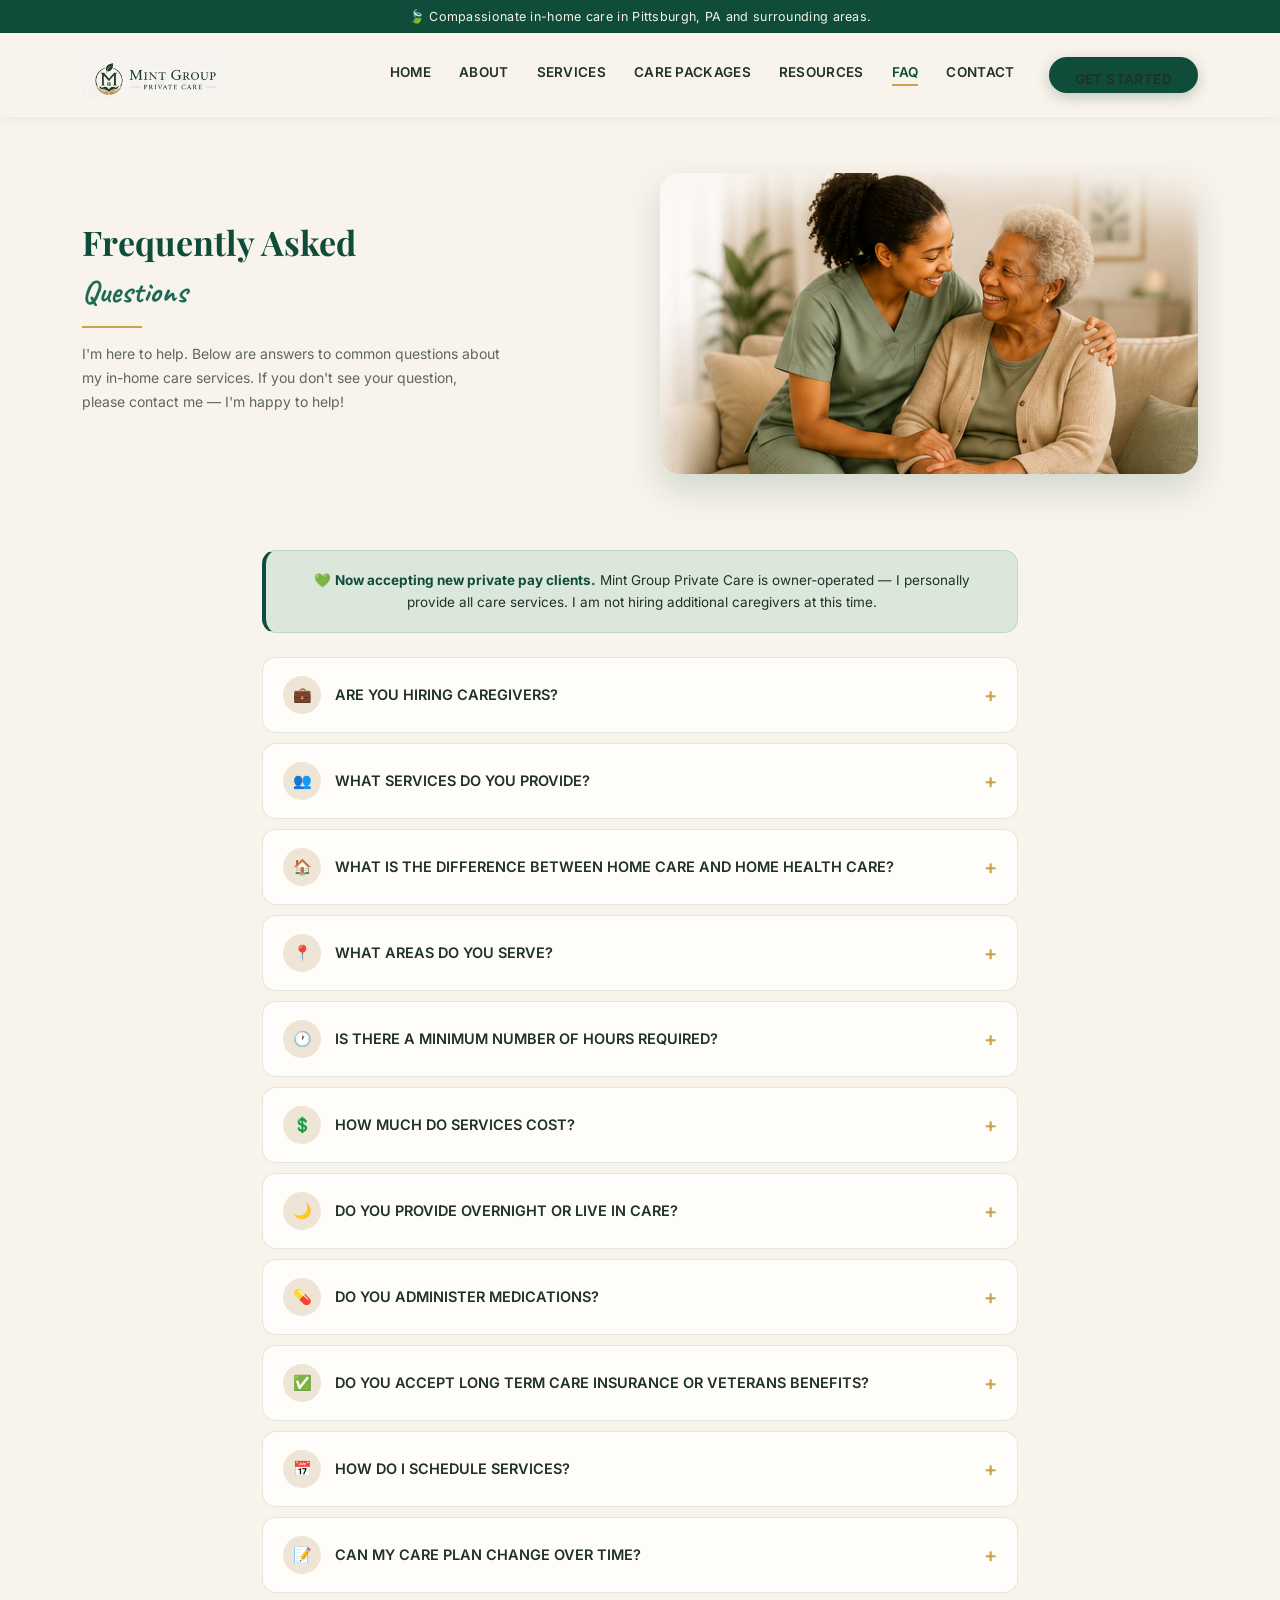
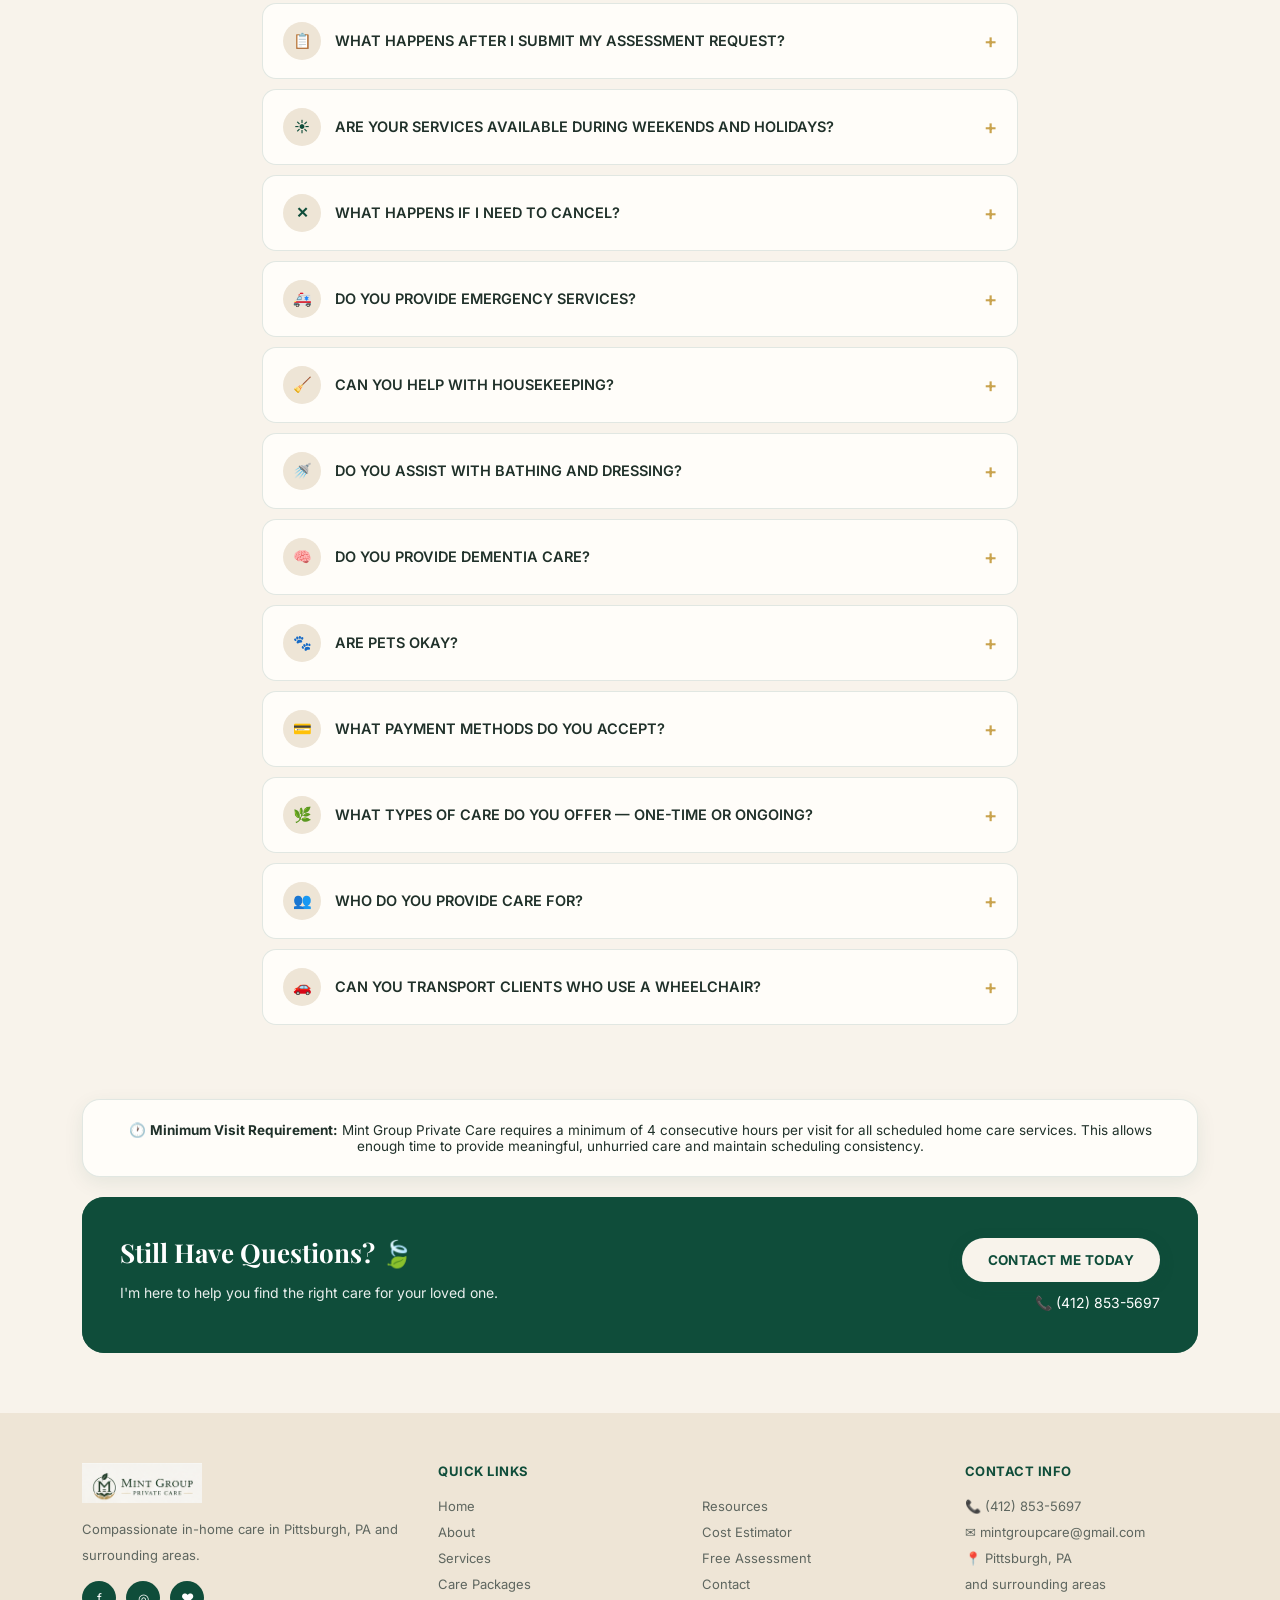
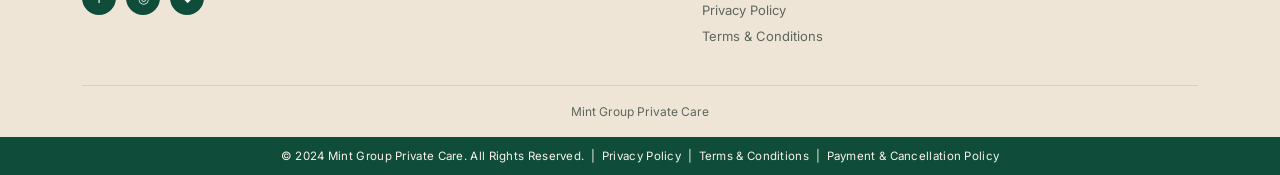
<file: faq.html>
<!DOCTYPE html>
<html lang="en">
<head>
<meta charset="UTF-8">
<meta name="viewport" content="width=device-width, initial-scale=1.0">
<title>Frequently Asked Questions | Mint Group Private Care</title>
<link rel="stylesheet" href="styles.css">
</head>
<body>

<div class="topbar">🍃 Compassionate in-home care in Pittsburgh, PA and surrounding areas.</div>

<nav class="navbar">
  <div class="container">
    <a href="index.html" class="brand"><img src="assets/logo.png" alt="Mint Group Private Care logo" style="border-radius:0;height:48px;width:auto"></a>
    <button class="hamburger" id="hamburger">☰</button>
    <div class="nav-backdrop" id="navBackdrop"></div>
    <div class="navlinks" id="navlinks">
      <a href="index.html">HOME</a>
      <a href="about.html">ABOUT</a>
      <a href="services.html">SERVICES</a>
      <a href="care-packages.html">CARE PACKAGES</a>
      <a href="resources.html">RESOURCES</a>
      <a href="faq.html" class="active">FAQ</a>
      <a href="contact.html">CONTACT</a>
      <a href="contact.html" class="btn nav-cta">GET STARTED</a>
    </div>
  </div>
</nav>

<header class="hero">
  <div class="container hero-grid">
    <div>
      <h1 class="hero-fade d1" style="font-size:34px">Frequently Asked<br><span class="script" style="font-size:32px">Questions</span></h1>
      <hr class="divider hero-fade d2" style="margin:14px 0">
      <p class="hero-fade d3" style="font-size:14px;color:var(--text-soft);line-height:1.7;max-width:420px">I'm here to help. Below are answers to common questions about my in-home care services. If you don't see your question, please contact me — I'm happy to help!</p>
    </div>
    <div class="hero-fade d2"><img src="assets/faq_hero.png" alt="Caregiver and client laughing" style="border-radius:20px;box-shadow:var(--shadow-hover)"></div>
  </div>
</header>

<section class="section" style="padding-top:20px">
  <div class="container" style="max-width:820px">

    <div class="notice-box reveal" style="margin-bottom:24px;text-align:center">
      💚 <b>Now accepting new private pay clients.</b> Mint Group Private Care is owner-operated — I personally provide all care services. I am not hiring additional caregivers at this time.
    </div>

    <div class="accordion-item reveal">
      <div class="accordion-head"><span class="icircle beige" style="width:38px;height:38px;font-size:15px">💼</span> ARE YOU HIRING CAREGIVERS?<span class="plus">+</span></div>
      <div class="accordion-body">Not at this time. Mint Group Private Care is currently owner-operated, meaning I personally provide all care services. I am focused on welcoming new private pay clients and am not hiring additional caregivers right now.</div>
    </div>

    <div class="accordion-item reveal">
      <div class="accordion-head"><span class="icircle beige" style="width:38px;height:38px;font-size:15px">👥</span> WHAT SERVICES DO YOU PROVIDE?<span class="plus">+</span></div>
      <div class="accordion-body">I provide companionship, personal care, meal preparation, light housekeeping, transportation, medication reminders, overnight care, and respite care — all personalized to your loved one's needs.</div>
    </div>

    <div class="accordion-item reveal">
      <div class="accordion-head"><span class="icircle beige" style="width:38px;height:38px;font-size:15px">🏠</span> WHAT IS THE DIFFERENCE BETWEEN HOME CARE AND HOME HEALTH CARE?<span class="plus">+</span></div>
      <div class="accordion-body">Home care provides nonmedical assistance with daily living, companionship, personal care, meal preparation, transportation, light housekeeping, and other supportive services. Home health care provides skilled medical services performed by licensed healthcare professionals such as RNs, LPNs, or therapists. Mint Group Private Care provides nonmedical private duty home care.</div>
    </div>

    <div class="accordion-item reveal">
      <div class="accordion-head"><span class="icircle beige" style="width:38px;height:38px;font-size:15px">📍</span> WHAT AREAS DO YOU SERVE?<span class="plus">+</span></div>
      <div class="accordion-body">Mint Group Private Care proudly serves Pittsburgh and surrounding communities. If you're unsure whether your location falls within my service area, please contact me to discuss availability.</div>
    </div>

    <div class="accordion-item reveal">
      <div class="accordion-head"><span class="icircle beige" style="width:38px;height:38px;font-size:15px">🕐</span> IS THERE A MINIMUM NUMBER OF HOURS REQUIRED?<span class="plus">+</span></div>
      <div class="accordion-body">Yes. All scheduled care visits require a minimum of four (4) consecutive hours.</div>
    </div>

    <div class="accordion-item reveal">
      <div class="accordion-head"><span class="icircle beige" style="width:38px;height:38px;font-size:15px">💲</span> HOW MUCH DO SERVICES COST?<span class="plus">+</span></div>
      <div class="accordion-body">Rates vary depending on the level of care, scheduling needs, travel distance, weekends, holidays, and other individualized care requirements. Use my Care Cost Estimator for an approximate estimate, then schedule a free care assessment for a personalized quote.</div>
    </div>

    <div class="accordion-item reveal">
      <div class="accordion-head"><span class="icircle beige" style="width:38px;height:38px;font-size:15px">🌙</span> DO YOU PROVIDE OVERNIGHT OR LIVE IN CARE?<span class="plus">+</span></div>
      <div class="accordion-body">Yes. Overnight care and extended care services are available based on availability. Contact me to discuss your specific care needs and scheduling requirements.</div>
    </div>

    <div class="accordion-item reveal">
      <div class="accordion-head"><span class="icircle beige" style="width:38px;height:38px;font-size:15px">💊</span> DO YOU ADMINISTER MEDICATIONS?<span class="plus">+</span></div>
      <div class="accordion-body">No. Mint Group Private Care does not administer medications. However, I may provide nonmedical support such as medication reminders, bringing medications to the client, opening medication bottles if the client can take them independently, providing food or water as needed, and notifying family if a dose appears to have been missed.</div>
    </div>

    <div class="accordion-item reveal">
      <div class="accordion-head"><span class="icircle beige" style="width:38px;height:38px;font-size:15px">✅</span> DO YOU ACCEPT LONG TERM CARE INSURANCE OR VETERANS BENEFITS?<span class="plus">+</span></div>
      <div class="accordion-body">Mint Group Private Care currently operates as a private pay provider. Some Long Term Care Insurance policies and Veterans Benefits may reimburse eligible clients after payment — please verify coverage with your provider.</div>
    </div>

    <div class="accordion-item reveal">
      <div class="accordion-head"><span class="icircle beige" style="width:38px;height:38px;font-size:15px">📅</span> HOW DO I SCHEDULE SERVICES?<span class="plus">+</span></div>
      <div class="accordion-body">Start by completing my Request a Free Care Assessment form. I'll review your information, discuss your care needs, and schedule an assessment before services begin.</div>
    </div>

    <div class="accordion-item reveal">
      <div class="accordion-head"><span class="icircle beige" style="width:38px;height:38px;font-size:15px">📝</span> CAN MY CARE PLAN CHANGE OVER TIME?<span class="plus">+</span></div>
      <div class="accordion-body">Absolutely. Care needs often change over time. Care plans may be adjusted to better meet the client's needs as circumstances change.</div>
    </div>

    <div class="accordion-item reveal">
      <div class="accordion-head"><span class="icircle beige" style="width:38px;height:38px;font-size:15px">📋</span> WHAT HAPPENS AFTER I SUBMIT MY ASSESSMENT REQUEST?<span class="plus">+</span></div>
      <div class="accordion-body">Once your request is received: 1) I'll review your information. 2) I'll contact you to discuss your care needs. 3) I'll schedule your free care assessment. 4) You'll receive a personalized care plan and pricing.</div>
    </div>

    <div class="accordion-item reveal">
      <div class="accordion-head"><span class="icircle beige" style="width:38px;height:38px;font-size:15px">☀</span> ARE YOUR SERVICES AVAILABLE DURING WEEKENDS AND HOLIDAYS?<span class="plus">+</span></div>
      <div class="accordion-body">Yes, when scheduling permits. Weekend and holiday services may be available and may include additional fees.</div>
    </div>

    <div class="accordion-item reveal">
      <div class="accordion-head"><span class="icircle beige" style="width:38px;height:38px;font-size:15px">✕</span> WHAT HAPPENS IF I NEED TO CANCEL?<span class="plus">+</span></div>
      <div class="accordion-body">Please provide at least 24 hours' notice whenever possible. Additional details can be found in my Payment &amp; Cancellation Policy.</div>
    </div>

    <div class="accordion-item reveal">
      <div class="accordion-head"><span class="icircle beige" style="width:38px;height:38px;font-size:15px">🚑</span> DO YOU PROVIDE EMERGENCY SERVICES?<span class="plus">+</span></div>
      <div class="accordion-body">No. Mint Group Private Care is not an emergency response provider. If you are experiencing a medical emergency, call 911 immediately.</div>
    </div>

    <div class="accordion-item reveal">
      <div class="accordion-head"><span class="icircle beige" style="width:38px;height:38px;font-size:15px">🧹</span> CAN YOU HELP WITH HOUSEKEEPING?<span class="plus">+</span></div>
      <div class="accordion-body">Yes. Light housekeeping related to the client's daily living needs may be provided — laundry, dishwashing, changing bed linens, sweeping, vacuuming, and tidying commonly used areas. Heavy housekeeping, deep cleaning, and home repairs are not provided.</div>
    </div>

    <div class="accordion-item reveal">
      <div class="accordion-head"><span class="icircle beige" style="width:38px;height:38px;font-size:15px">🚿</span> DO YOU ASSIST WITH BATHING AND DRESSING?<span class="plus">+</span></div>
      <div class="accordion-body">Yes. Personal care services may include assistance with bathing, grooming, dressing, toileting, mobility, and other activities of daily living, depending on the client's care plan.</div>
    </div>

    <div class="accordion-item reveal">
      <div class="accordion-head"><span class="icircle beige" style="width:38px;height:38px;font-size:15px">🧠</span> DO YOU PROVIDE DEMENTIA CARE?<span class="plus">+</span></div>
      <div class="accordion-body">Yes. Support for individuals living with memory impairment or dementia may be available depending on the client's needs.</div>
    </div>

    <div class="accordion-item reveal">
      <div class="accordion-head"><span class="icircle beige" style="width:38px;height:38px;font-size:15px">🐾</span> ARE PETS OKAY?<span class="plus">+</span></div>
      <div class="accordion-body">Absolutely. I understand pets are part of the family. Optional pet assistance — feeding, refreshing water, walking dogs, or cleaning litter boxes — may be available during scheduled visits.</div>
    </div>

    <div class="accordion-item reveal">
      <div class="accordion-head"><span class="icircle beige" style="width:38px;height:38px;font-size:15px">💳</span> WHAT PAYMENT METHODS DO YOU ACCEPT?<span class="plus">+</span></div>
      <div class="accordion-body">Mint Group Private Care currently operates as a private pay provider. I accept credit and debit cards, ACH bank transfers, personal checks, and approved electronic payment methods.</div>
    </div>

    <div class="accordion-item reveal">
      <div class="accordion-head"><span class="icircle beige" style="width:38px;height:38px;font-size:15px">🌿</span> WHAT TYPES OF CARE DO YOU OFFER — ONE-TIME OR ONGOING?<span class="plus">+</span></div>
      <div class="accordion-body">Both. <b>As Needed (PRN) Care</b> is ideal for occasional assistance without a regular schedule — post-surgery recovery, family caregiver respite, or one-time overnight care. <b>Ongoing Care Services</b> are designed for consistent, recurring care with a personalized care plan, written service agreement, and a consistent caregiver. Visit my Care Packages page for full details.</div>
    </div>

    <div class="accordion-item reveal">
      <div class="accordion-head"><span class="icircle beige" style="width:38px;height:38px;font-size:15px">👥</span> WHO DO YOU PROVIDE CARE FOR?<span class="plus">+</span></div>
      <div class="accordion-body">Mint Group Private Care provides nonmedical private duty home care for adults (18+) and seniors, including seniors aging in place, adults with disabilities, those recovering from illness, injury, or surgery, individuals needing companionship or personal care, and family caregivers needing respite. I do not provide childcare or babysitting, skilled nursing or medical procedures, or emergency medical services.</div>
    </div>

    <div class="accordion-item reveal">
      <div class="accordion-head"><span class="icircle beige" style="width:38px;height:38px;font-size:15px">🚗</span> CAN YOU TRANSPORT CLIENTS WHO USE A WHEELCHAIR?<span class="plus">+</span></div>
      <div class="accordion-body">Transportation is available for clients who can safely transfer into a standard passenger vehicle. Clients who require transportation while remaining seated in a wheelchair may need a wheelchair accessible transportation provider. I'll discuss your specific mobility needs during your care assessment.</div>
    </div>

  </div>
</section>

<section class="container reveal" style="margin-bottom:20px">
  <div class="card" style="padding:22px;text-align:center">
    <p style="font-size:13.5px;margin:0">🕐 <b>Minimum Visit Requirement:</b> Mint Group Private Care requires a minimum of 4 consecutive hours per visit for all scheduled home care services. This allows enough time to provide meaningful, unhurried care and maintain scheduling consistency.</p>
  </div>
</section>

<section class="container" style="margin-bottom:60px">

  <div class="cta-strip reveal">
    <div><h2>Still Have Questions? 🍃</h2><p style="opacity:.9;font-size:14px">I'm here to help you find the right care for your loved one.</p></div>
    <div style="text-align:right">
      <a href="contact.html" class="btn cream" style="margin-bottom:10px">CONTACT ME TODAY</a><br>
      <a href="tel:4128535697" style="color:#fff;font-size:14px">📞 (412) 853-5697</a>
    </div>
  </div>
</section>

<footer>
  <div class="container">
    <div class="foot-grid">
      <div><img src="assets/logo.png" alt="Mint Group Private Care" style="height:40px;width:auto;margin-bottom:10px"><p>Compassionate in-home care in Pittsburgh, PA and surrounding areas.</p><div class="foot-social"><a href="#">f</a><a href="#">◎</a><a href="#">♥</a></div></div>
      <div><h4>Quick Links</h4><a href="index.html">Home</a><br><a href="about.html">About</a><br><a href="services.html">Services</a><br><a href="care-packages.html">Care Packages</a></div>
      <div><h4>&nbsp;</h4><a href="resources.html">Resources</a><br><a href="cost-estimator.html">Cost Estimator</a><br><a href="assessment.html">Free Assessment</a><br><a href="contact.html">Contact</a><br><a href="privacy.html">Privacy Policy</a><br><a href="terms.html">Terms &amp; Conditions</a></div>
      <div><h4>Contact Info</h4><p>📞 (412) 853-5697<br>✉ mintgroupcare@gmail.com<br>📍 Pittsburgh, PA<br>and surrounding areas</p></div>
    </div>
    <div class="foot-bottom">Mint Group Private Care</div>
  </div>
  <div class="copyright-bar">© 2024 Mint Group Private Care. All Rights Reserved. &nbsp;|&nbsp; <a href="privacy.html" style="color:var(--cream)">Privacy Policy</a> &nbsp;|&nbsp; <a href="terms.html" style="color:var(--cream)">Terms &amp; Conditions</a> &nbsp;|&nbsp; <a href="payment-policy.html" style="color:var(--cream)">Payment &amp; Cancellation Policy</a></div>
</footer>

<script src="script.js"></script>
</body>
</html>
</file>
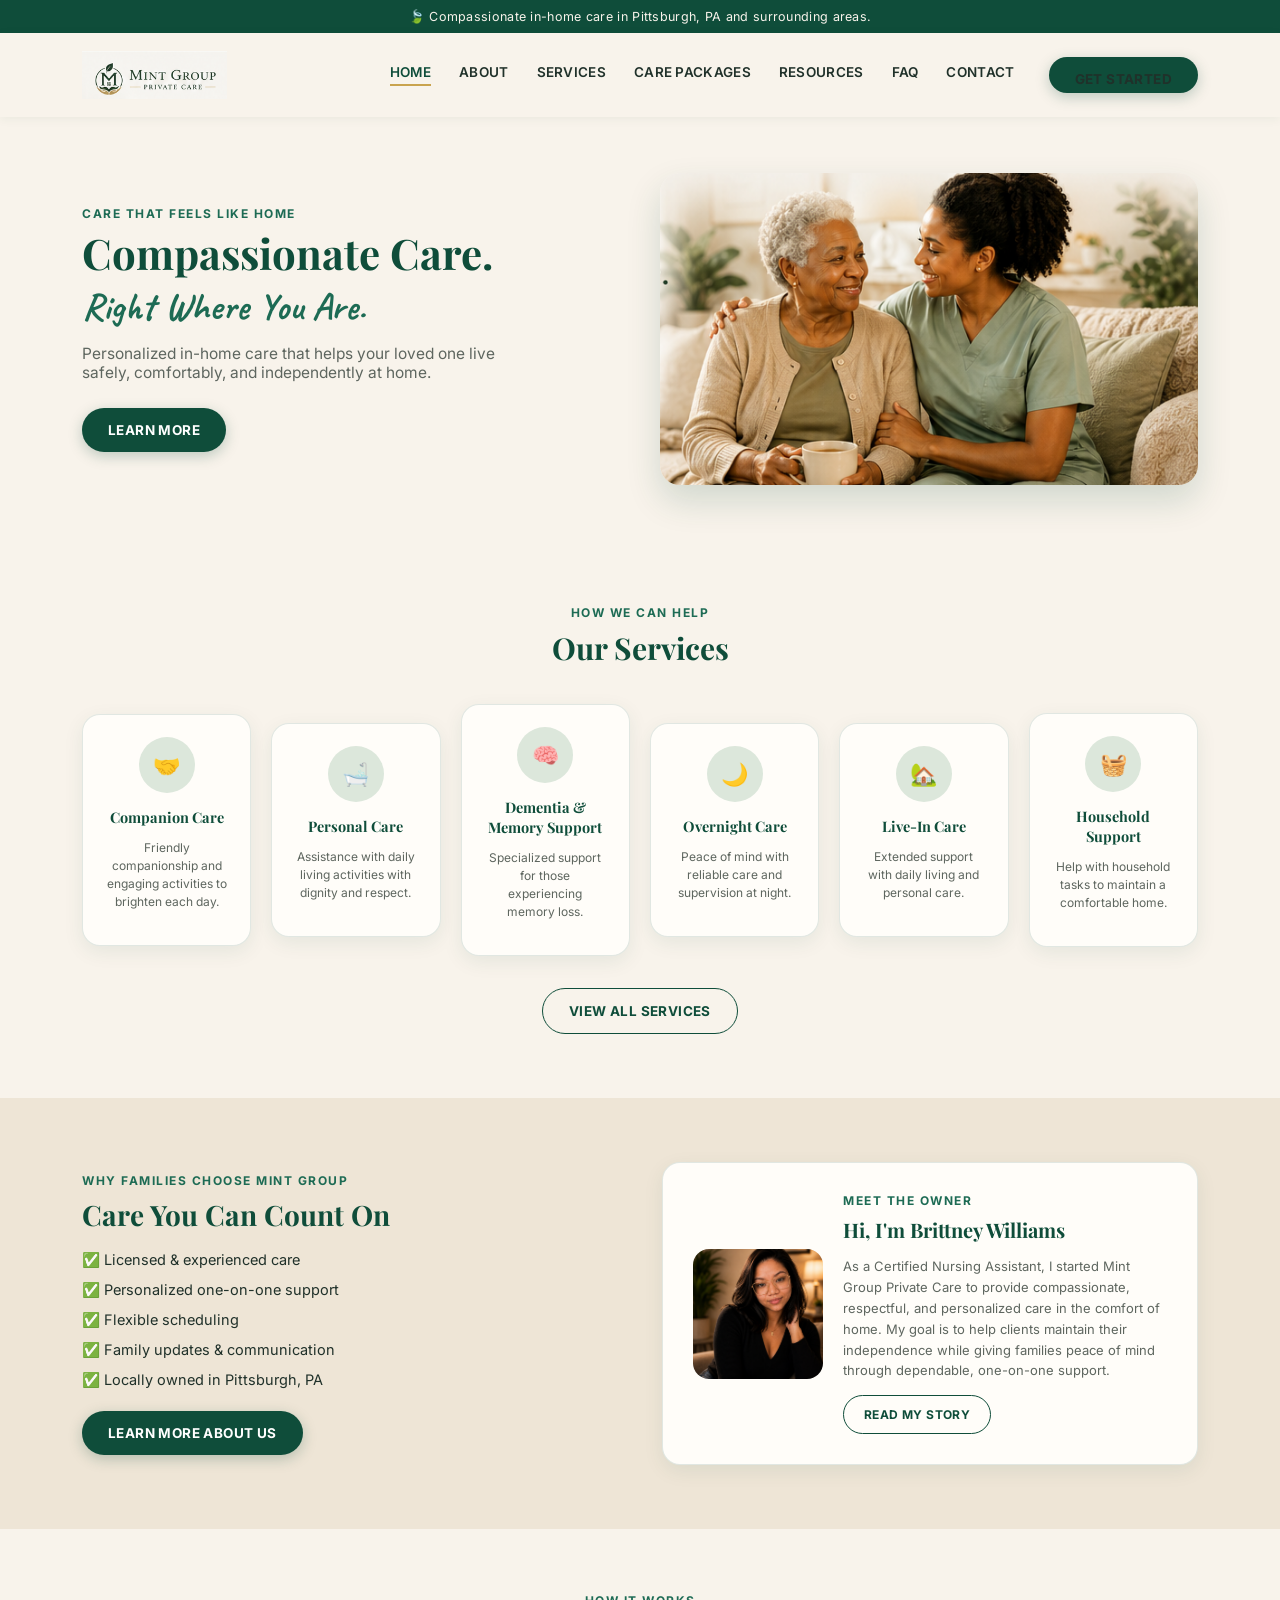
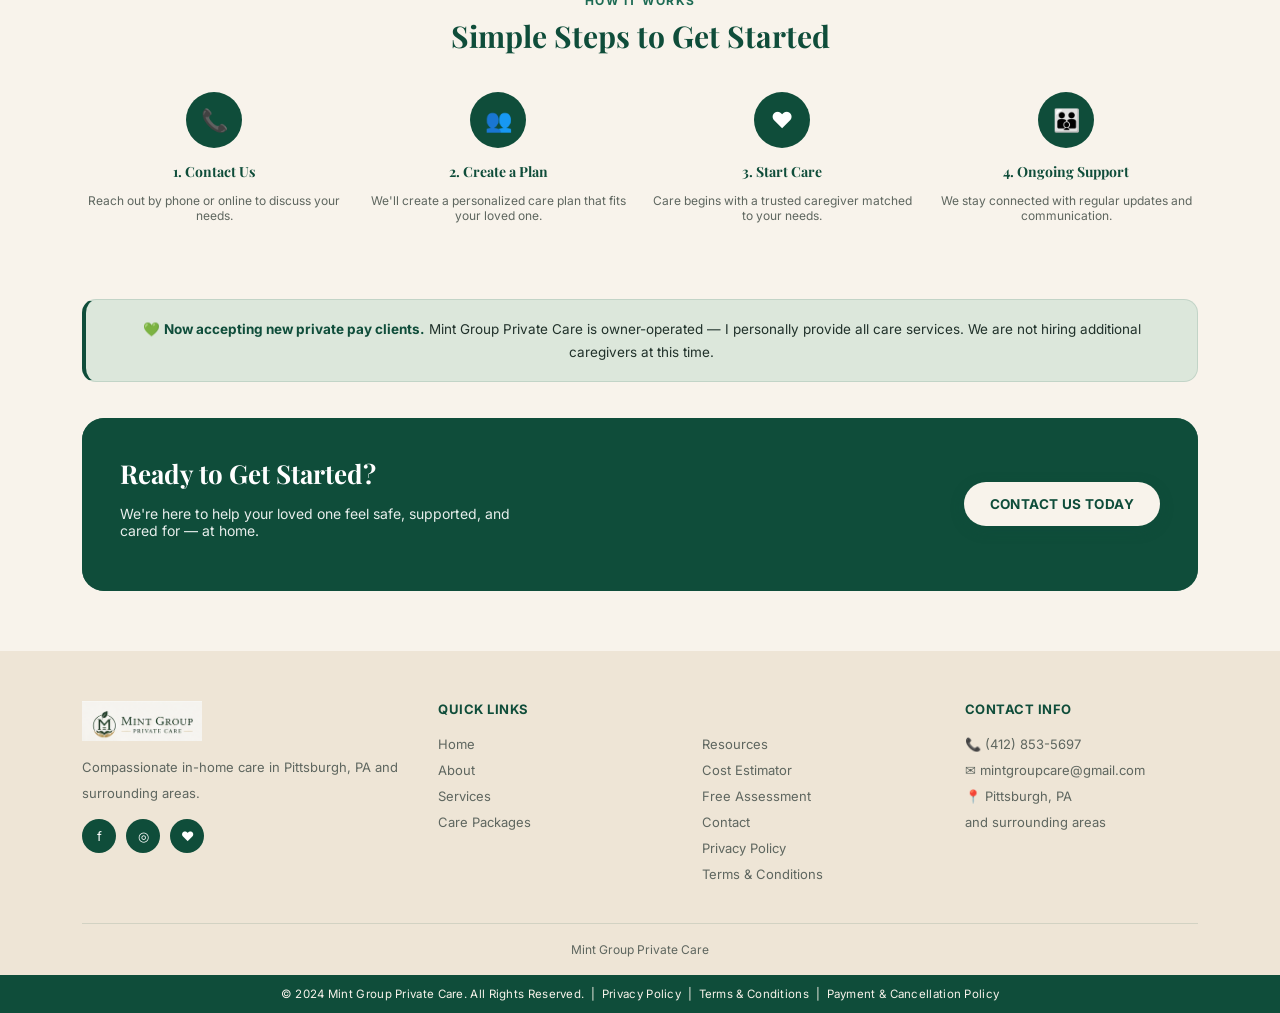
<file: index-2.html>
<!DOCTYPE html>
<html lang="en">
<head>
<meta charset="UTF-8">
<meta name="viewport" content="width=device-width, initial-scale=1.0">
<title>Mint Group Private Care | Compassionate In-Home Care in Pittsburgh, PA</title>
<link rel="stylesheet" href="styles.css">
</head>
<body>

<div class="topbar">🍃 Compassionate in-home care in Pittsburgh, PA and surrounding areas.</div>

<nav class="navbar">
  <div class="container">
    <a href="index.html" class="brand">
      <img src="assets/logo.png" alt="Mint Group Private Care logo" style="border-radius:0;height:48px;width:auto">
    </a>
    <button class="hamburger" id="hamburger">☰</button>
    <div class="nav-backdrop" id="navBackdrop"></div>
    <div class="navlinks" id="navlinks">
      <a href="index.html" class="active">HOME</a>
      <a href="about.html">ABOUT</a>
      <a href="services.html">SERVICES</a>
      <a href="care-packages.html">CARE PACKAGES</a>
      <a href="resources.html">RESOURCES</a>
      <a href="faq.html">FAQ</a>
      <a href="contact.html">CONTACT</a>
      <a href="contact.html" class="btn nav-cta">GET STARTED</a>
    </div>
  </div>
</nav>

<header class="hero">
  <div class="container hero-grid">
    <div>
      <div class="eyebrow hero-fade d1">CARE THAT FEELS LIKE HOME</div>
      <h1 class="hero-fade d2" style="font-size:42px;line-height:1.15">Compassionate Care.<br><span class="script" style="font-size:38px">Right Where You Are.</span></h1>
      <p class="hero-fade d3" style="color:var(--text-soft);font-size:15.5px;max-width:420px;margin:16px 0 26px">Personalized in-home care that helps your loved one live safely, comfortably, and independently at home.</p>
      <a href="about.html" class="btn hero-fade d4">LEARN MORE</a>
    </div>
    <div class="hero-fade d2">
      <img src="assets/home_hero.png" alt="Caregiver sharing coffee with client" style="border-radius:20px;box-shadow:var(--shadow-hover)">
    </div>
  </div>
</header>

<section class="section">
  <div class="container">
    <div class="section-head reveal">
      <div class="eyebrow" style="justify-content:center">HOW WE CAN HELP</div>
      <h2>Our Services</h2>
    </div>
    <div class="grid g6">
      <div class="card reveal" style="padding:22px;text-align:center">
        <div class="icircle soft" style="margin:0 auto 14px">🤝</div>
        <h4 style="font-size:14.5px;margin-bottom:6px">Companion Care</h4>
        <p style="font-size:12px;color:var(--text-soft);line-height:1.5">Friendly companionship and engaging activities to brighten each day.</p>
      </div>
      <div class="card reveal" style="padding:22px;text-align:center">
        <div class="icircle soft" style="margin:0 auto 14px">🛁</div>
        <h4 style="font-size:14.5px;margin-bottom:6px">Personal Care</h4>
        <p style="font-size:12px;color:var(--text-soft);line-height:1.5">Assistance with daily living activities with dignity and respect.</p>
      </div>
      <div class="card reveal" style="padding:22px;text-align:center">
        <div class="icircle soft" style="margin:0 auto 14px">🧠</div>
        <h4 style="font-size:14.5px;margin-bottom:6px">Dementia &amp; Memory Support</h4>
        <p style="font-size:12px;color:var(--text-soft);line-height:1.5">Specialized support for those experiencing memory loss.</p>
      </div>
      <div class="card reveal" style="padding:22px;text-align:center">
        <div class="icircle soft" style="margin:0 auto 14px">🌙</div>
        <h4 style="font-size:14.5px;margin-bottom:6px">Overnight Care</h4>
        <p style="font-size:12px;color:var(--text-soft);line-height:1.5">Peace of mind with reliable care and supervision at night.</p>
      </div>
      <div class="card reveal" style="padding:22px;text-align:center">
        <div class="icircle soft" style="margin:0 auto 14px">🏡</div>
        <h4 style="font-size:14.5px;margin-bottom:6px">Live-In Care</h4>
        <p style="font-size:12px;color:var(--text-soft);line-height:1.5">Extended support with daily living and personal care.</p>
      </div>
      <div class="card reveal" style="padding:22px;text-align:center">
        <div class="icircle soft" style="margin:0 auto 14px">🧺</div>
        <h4 style="font-size:14.5px;margin-bottom:6px">Household Support</h4>
        <p style="font-size:12px;color:var(--text-soft);line-height:1.5">Help with household tasks to maintain a comfortable home.</p>
      </div>
    </div>
    <div class="text-center" style="margin-top:32px">
      <a href="services.html" class="btn outline">VIEW ALL SERVICES</a>
    </div>
  </div>
</section>

<section class="section" style="background:var(--beige)">
  <div class="container grid g2" style="gap:44px">
    <div class="reveal">
      <div class="eyebrow">WHY FAMILIES CHOOSE MINT GROUP</div>
      <h2 style="font-size:28px;margin-bottom:18px">Care You Can Count On</h2>
      <ul style="list-style:none;padding:0;margin:0 0 22px">
        <li style="margin-bottom:12px;font-size:14.5px">✅ Licensed &amp; experienced care</li>
        <li style="margin-bottom:12px;font-size:14.5px">✅ Personalized one-on-one support</li>
        <li style="margin-bottom:12px;font-size:14.5px">✅ Flexible scheduling</li>
        <li style="margin-bottom:12px;font-size:14.5px">✅ Family updates &amp; communication</li>
        <li style="margin-bottom:12px;font-size:14.5px">✅ Locally owned in Pittsburgh, PA</li>
      </ul>
      <a href="about.html" class="btn">LEARN MORE ABOUT US</a>
    </div>
    <div class="card reveal" style="padding:30px;display:flex;gap:20px;align-items:center;flex-wrap:wrap">
      <img src="assets/owner.png" alt="Brittney Williams" style="width:130px;height:130px;border-radius:16px;object-fit:cover">
      <div style="flex:1;min-width:200px">
        <div class="eyebrow">MEET THE OWNER</div>
        <h3 style="font-size:20px;margin-bottom:10px">Hi, I'm Brittney Williams</h3>
        <p style="font-size:13px;color:var(--text-soft);line-height:1.6;margin-bottom:14px">As a Certified Nursing Assistant, I started Mint Group Private Care to provide compassionate, respectful, and personalized care in the comfort of home. My goal is to help clients maintain their independence while giving families peace of mind through dependable, one-on-one support.</p>
        <a href="about.html" class="btn outline" style="padding:11px 20px;font-size:12px">READ MY STORY</a>
      </div>
    </div>
  </div>
</section>

<section class="section">
  <div class="container">
    <div class="section-head reveal">
      <div class="eyebrow" style="justify-content:center">HOW IT WORKS</div>
      <h2>Simple Steps to Get Started</h2>
    </div>
    <div class="grid g4 reveal" style="text-align:center;position:relative">
      <div><div class="icircle" style="margin:0 auto 14px">📞</div><h4 style="font-size:14px;margin-bottom:6px">1. Contact Us</h4><p style="font-size:12px;color:var(--text-soft)">Reach out by phone or online to discuss your needs.</p></div>
      <div><div class="icircle" style="margin:0 auto 14px">👥</div><h4 style="font-size:14px;margin-bottom:6px">2. Create a Plan</h4><p style="font-size:12px;color:var(--text-soft)">We'll create a personalized care plan that fits your loved one.</p></div>
      <div><div class="icircle" style="margin:0 auto 14px">❤️</div><h4 style="font-size:14px;margin-bottom:6px">3. Start Care</h4><p style="font-size:12px;color:var(--text-soft)">Care begins with a trusted caregiver matched to your needs.</p></div>
      <div><div class="icircle" style="margin:0 auto 14px">👪</div><h4 style="font-size:14px;margin-bottom:6px">4. Ongoing Support</h4><p style="font-size:12px;color:var(--text-soft)">We stay connected with regular updates and communication.</p></div>
    </div>
  </div>
</section>

<section class="container" style="margin-bottom:36px">
  <div class="notice-box reveal" style="text-align:center">
    💚 <b>Now accepting new private pay clients.</b> Mint Group Private Care is owner-operated — I personally provide all care services. We are not hiring additional caregivers at this time.
  </div>
</section>

<section class="container" style="margin-bottom:60px">
  <div class="cta-strip reveal">
    <div>
      <h2>Ready to Get Started?</h2>
      <p style="opacity:.9;font-size:14px;max-width:420px">We're here to help your loved one feel safe, supported, and cared for — at home.</p>
    </div>
    <a href="contact.html" class="btn cream">CONTACT US TODAY</a>
  </div>
</section>

<footer>
  <div class="container">
    <div class="foot-grid">
      <div>
        <img src="assets/logo.png" alt="Mint Group Private Care" style="height:40px;width:auto;margin-bottom:10px">
        <p>Compassionate in-home care in Pittsburgh, PA and surrounding areas.</p>
        <div class="foot-social">
          <a href="#">f</a><a href="#">◎</a><a href="#">♥</a>
        </div>
      </div>
      <div>
        <h4>Quick Links</h4>
        <a href="index.html">Home</a><br>
        <a href="about.html">About</a><br>
        <a href="services.html">Services</a><br>
        <a href="care-packages.html">Care Packages</a>
      </div>
      <div>
        <h4>&nbsp;</h4>
        <a href="resources.html">Resources</a><br>
        <a href="cost-estimator.html">Cost Estimator</a><br>
        <a href="assessment.html">Free Assessment</a><br>
        <a href="contact.html">Contact</a><br>
        <a href="privacy.html">Privacy Policy</a><br>
        <a href="terms.html">Terms &amp; Conditions</a>
      </div>
      <div>
        <h4>Contact Info</h4>
        <p>📞 (412) 853-5697<br>✉ mintgroupcare@gmail.com<br>📍 Pittsburgh, PA<br>and surrounding areas</p>
      </div>
    </div>
    <div class="foot-bottom">Mint Group Private Care</div>
  </div>
  <div class="copyright-bar">© 2024 Mint Group Private Care. All Rights Reserved. &nbsp;|&nbsp; <a href="privacy.html" style="color:var(--cream)">Privacy Policy</a> &nbsp;|&nbsp; <a href="terms.html" style="color:var(--cream)">Terms &amp; Conditions</a> &nbsp;|&nbsp; <a href="payment-policy.html" style="color:var(--cream)">Payment &amp; Cancellation Policy</a></div>
</footer>

<script src="script.js"></script>
</body>
</html>
</file>
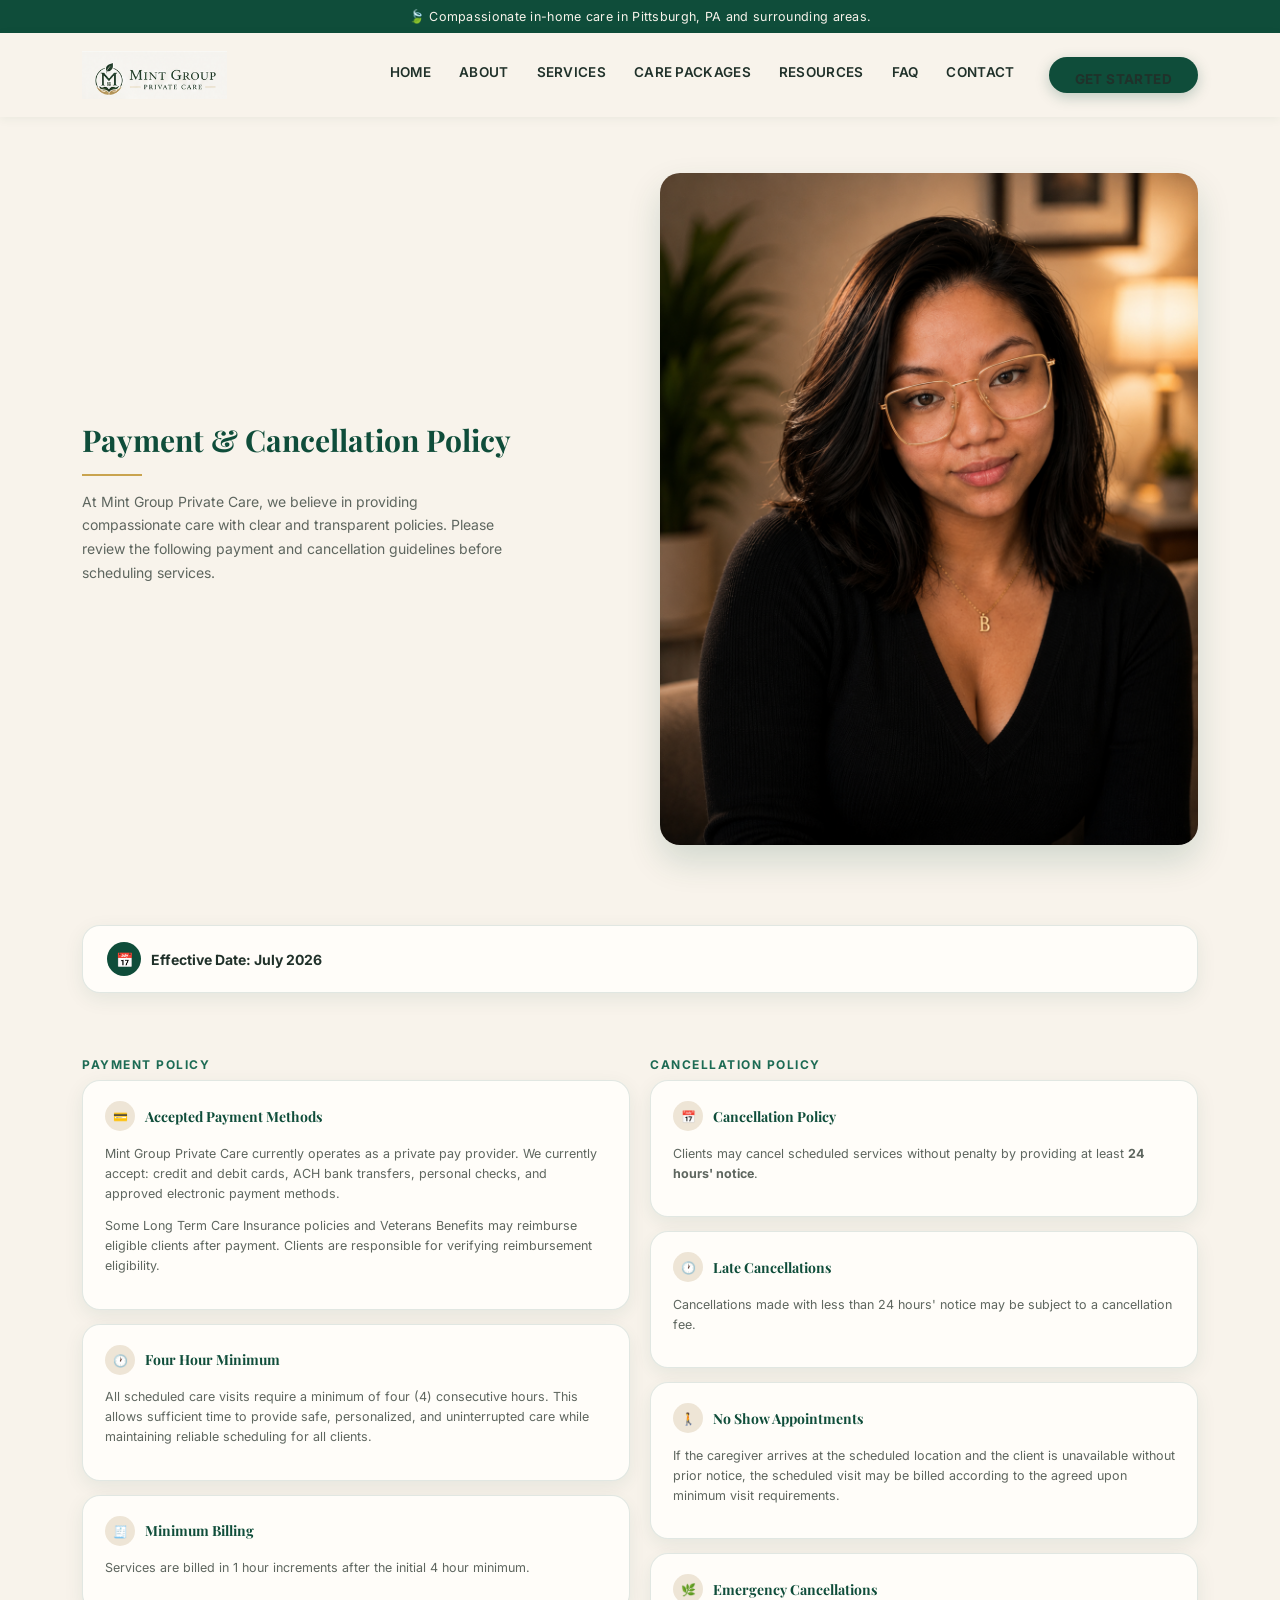
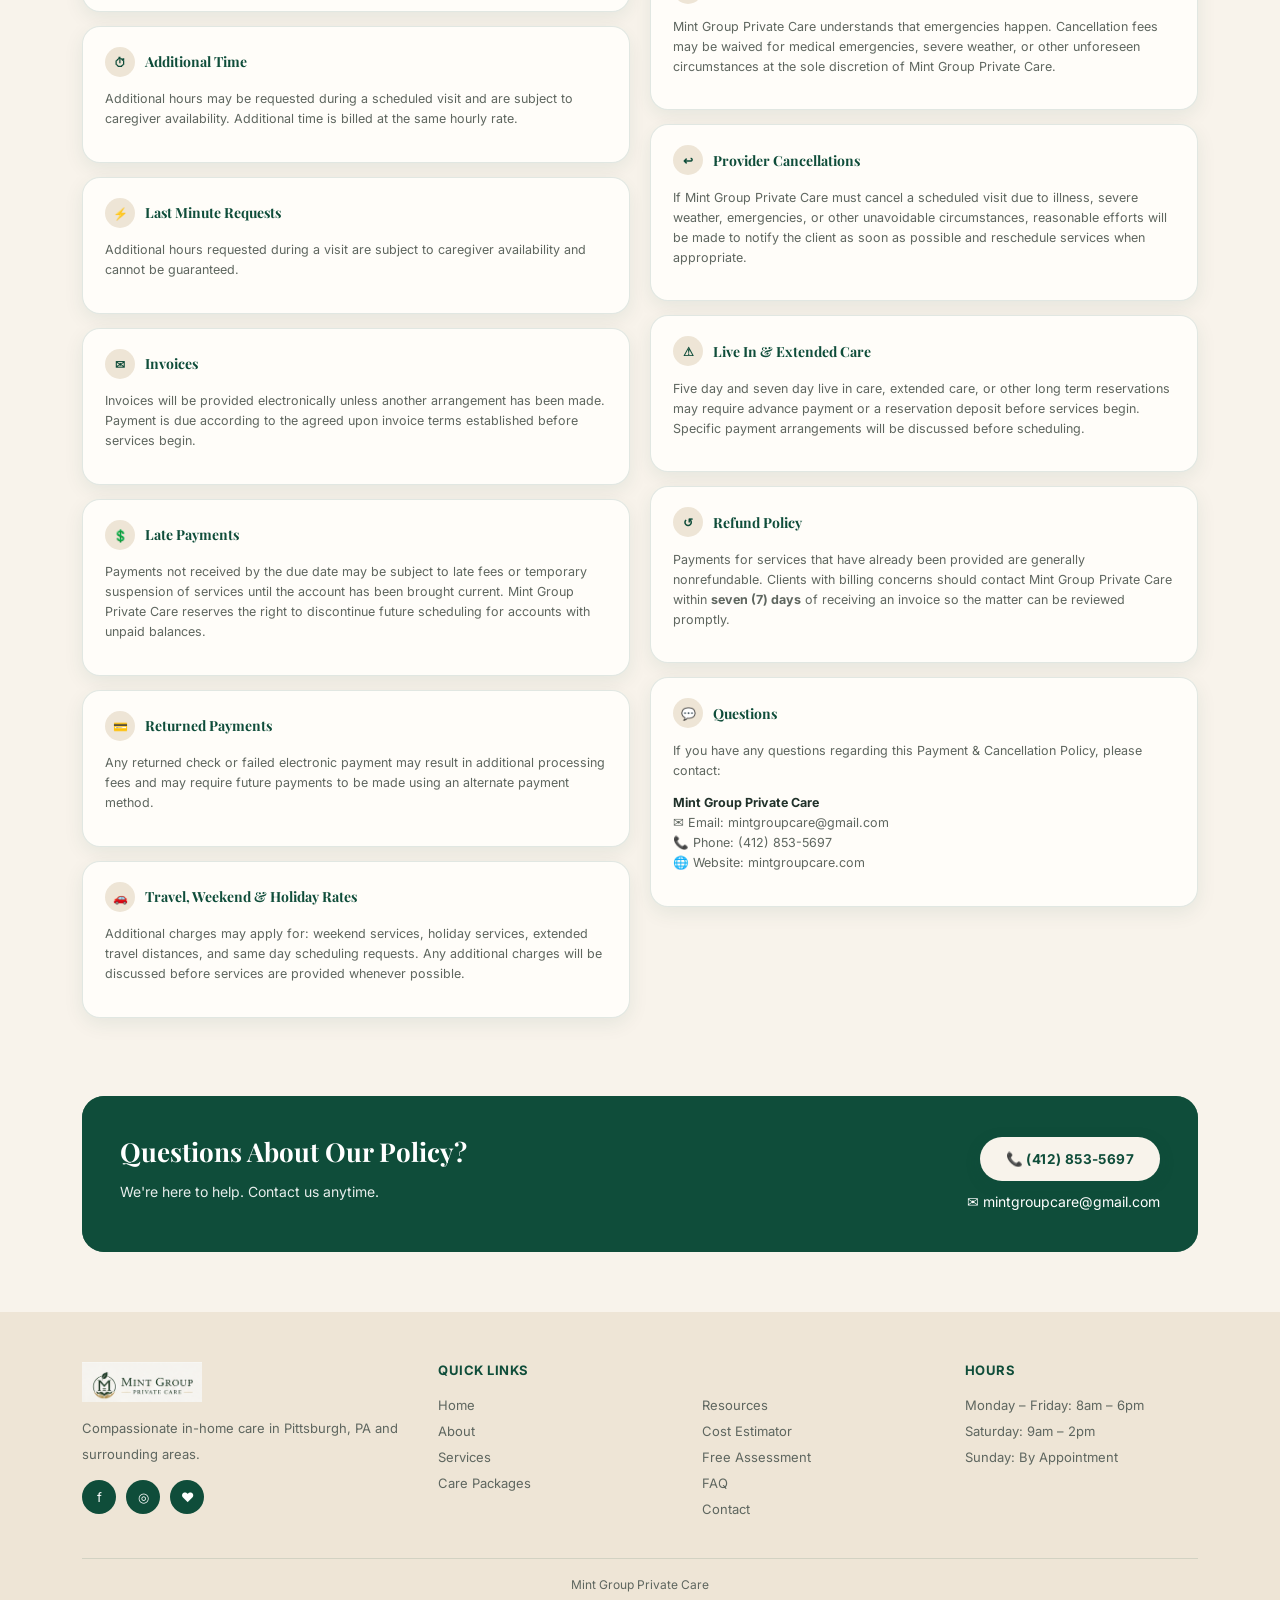
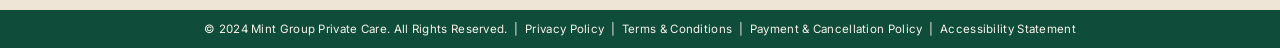
<file: payment-policy.html>
<!DOCTYPE html>
<html lang="en">
<head>
<meta charset="UTF-8">
<meta name="viewport" content="width=device-width, initial-scale=1.0">
<title>Payment &amp; Cancellation Policy | Mint Group Private Care</title>
<link rel="stylesheet" href="styles.css">
<style>.legal-card{padding:20px 22px;margin-bottom:14px}.legal-card h4{font-size:14px;margin-bottom:8px;display:flex;align-items:center;gap:10px}.legal-card p{font-size:12.5px;color:var(--text-soft);line-height:1.6}.legal-card ul{margin:8px 0;padding-left:20px;font-size:12.5px;color:var(--text-soft)}</style>
</head>
<body>

<div class="topbar">🍃 Compassionate in-home care in Pittsburgh, PA and surrounding areas.</div>

<nav class="navbar">
  <div class="container">
    <a href="index.html" class="brand"><img src="assets/logo.png" alt="Mint Group Private Care logo" style="border-radius:0;height:48px;width:auto"></a>
    <button class="hamburger" id="hamburger">☰</button>
    <div class="nav-backdrop" id="navBackdrop"></div>
    <div class="navlinks" id="navlinks">
      <a href="index.html">HOME</a>
      <a href="about.html">ABOUT</a>
      <a href="services.html">SERVICES</a>
      <a href="care-packages.html">CARE PACKAGES</a>
      <a href="resources.html">RESOURCES</a>
      <a href="faq.html">FAQ</a>
      <a href="contact.html">CONTACT</a>
      <a href="contact.html" class="btn nav-cta">GET STARTED</a>
    </div>
  </div>
</nav>

<header class="hero">
  <div class="container hero-grid">
    <div>
      <h1 class="hero-fade d1" style="font-size:30px">Payment &amp; Cancellation Policy</h1>
      <hr class="divider hero-fade d2" style="margin:14px 0">
      <p class="hero-fade d3" style="font-size:14px;color:var(--text-soft);line-height:1.7;max-width:420px">At Mint Group Private Care, we believe in providing compassionate care with clear and transparent policies. Please review the following payment and cancellation guidelines before scheduling services.</p>
    </div>
    <div class="hero-fade d2"><img src="assets/about_hero.png" alt="Caregiver and client" style="border-radius:20px;box-shadow:var(--shadow-hover)"></div>
  </div>
</header>

<section class="container" style="margin-top:24px">
  <div class="card reveal" style="padding:16px 24px;display:flex;align-items:center;gap:10px">
    <span class="icircle" style="width:34px;height:34px;font-size:14px">📅</span><b style="font-size:14px">Effective Date: July 2026</b>
  </div>
</section>

<section class="section">
  <div class="container grid g2" style="align-items:start;gap:20px">
    <div>
      <div class="eyebrow reveal" style="margin-bottom:8px">PAYMENT POLICY</div>
      <div class="card legal-card reveal">
        <h4><span class="icircle beige" style="width:30px;height:30px;font-size:12px">💳</span>Accepted Payment Methods</h4>
        <p>Mint Group Private Care currently operates as a private pay provider. We currently accept: credit and debit cards, ACH bank transfers, personal checks, and approved electronic payment methods.</p>
        <p style="margin-top:8px">Some Long Term Care Insurance policies and Veterans Benefits may reimburse eligible clients after payment. Clients are responsible for verifying reimbursement eligibility.</p>
      </div>
      <div class="card legal-card reveal">
        <h4><span class="icircle beige" style="width:30px;height:30px;font-size:12px">🕐</span>Four Hour Minimum</h4>
        <p>All scheduled care visits require a minimum of four (4) consecutive hours. This allows sufficient time to provide safe, personalized, and uninterrupted care while maintaining reliable scheduling for all clients.</p>
      </div>
      <div class="card legal-card reveal">
        <h4><span class="icircle beige" style="width:30px;height:30px;font-size:12px">🧾</span>Minimum Billing</h4>
        <p>Services are billed in 1 hour increments after the initial 4 hour minimum.</p>
      </div>
      <div class="card legal-card reveal">
        <h4><span class="icircle beige" style="width:30px;height:30px;font-size:12px">⏱</span>Additional Time</h4>
        <p>Additional hours may be requested during a scheduled visit and are subject to caregiver availability. Additional time is billed at the same hourly rate.</p>
      </div>
      <div class="card legal-card reveal">
        <h4><span class="icircle beige" style="width:30px;height:30px;font-size:12px">⚡</span>Last Minute Requests</h4>
        <p>Additional hours requested during a visit are subject to caregiver availability and cannot be guaranteed.</p>
      </div>
      <div class="card legal-card reveal">
        <h4><span class="icircle beige" style="width:30px;height:30px;font-size:12px">✉</span>Invoices</h4>
        <p>Invoices will be provided electronically unless another arrangement has been made. Payment is due according to the agreed upon invoice terms established before services begin.</p>
      </div>
      <div class="card legal-card reveal">
        <h4><span class="icircle beige" style="width:30px;height:30px;font-size:12px">💲</span>Late Payments</h4>
        <p>Payments not received by the due date may be subject to late fees or temporary suspension of services until the account has been brought current. Mint Group Private Care reserves the right to discontinue future scheduling for accounts with unpaid balances.</p>
      </div>
      <div class="card legal-card reveal">
        <h4><span class="icircle beige" style="width:30px;height:30px;font-size:12px">💳</span>Returned Payments</h4>
        <p>Any returned check or failed electronic payment may result in additional processing fees and may require future payments to be made using an alternate payment method.</p>
      </div>
      <div class="card legal-card reveal">
        <h4><span class="icircle beige" style="width:30px;height:30px;font-size:12px">🚗</span>Travel, Weekend &amp; Holiday Rates</h4>
        <p>Additional charges may apply for: weekend services, holiday services, extended travel distances, and same day scheduling requests. Any additional charges will be discussed before services are provided whenever possible.</p>
      </div>
    </div>
    <div>
      <div class="eyebrow reveal" style="margin-bottom:8px">CANCELLATION POLICY</div>
      <div class="card legal-card reveal">
        <h4><span class="icircle beige" style="width:30px;height:30px;font-size:12px">📅</span>Cancellation Policy</h4>
        <p>Clients may cancel scheduled services without penalty by providing at least <b>24 hours' notice</b>.</p>
      </div>
      <div class="card legal-card reveal">
        <h4><span class="icircle beige" style="width:30px;height:30px;font-size:12px">🕐</span>Late Cancellations</h4>
        <p>Cancellations made with less than 24 hours' notice may be subject to a cancellation fee.</p>
      </div>
      <div class="card legal-card reveal">
        <h4><span class="icircle beige" style="width:30px;height:30px;font-size:12px">🚶</span>No Show Appointments</h4>
        <p>If the caregiver arrives at the scheduled location and the client is unavailable without prior notice, the scheduled visit may be billed according to the agreed upon minimum visit requirements.</p>
      </div>
      <div class="card legal-card reveal">
        <h4><span class="icircle beige" style="width:30px;height:30px;font-size:12px">🌿</span>Emergency Cancellations</h4>
        <p>Mint Group Private Care understands that emergencies happen. Cancellation fees may be waived for medical emergencies, severe weather, or other unforeseen circumstances at the sole discretion of Mint Group Private Care.</p>
      </div>
      <div class="card legal-card reveal">
        <h4><span class="icircle beige" style="width:30px;height:30px;font-size:12px">↩</span>Provider Cancellations</h4>
        <p>If Mint Group Private Care must cancel a scheduled visit due to illness, severe weather, emergencies, or other unavoidable circumstances, reasonable efforts will be made to notify the client as soon as possible and reschedule services when appropriate.</p>
      </div>
      <div class="card legal-card reveal">
        <h4><span class="icircle beige" style="width:30px;height:30px;font-size:12px">⚠</span>Live In &amp; Extended Care</h4>
        <p>Five day and seven day live in care, extended care, or other long term reservations may require advance payment or a reservation deposit before services begin. Specific payment arrangements will be discussed before scheduling.</p>
      </div>
      <div class="card legal-card reveal">
        <h4><span class="icircle beige" style="width:30px;height:30px;font-size:12px">↺</span>Refund Policy</h4>
        <p>Payments for services that have already been provided are generally nonrefundable. Clients with billing concerns should contact Mint Group Private Care within <b>seven (7) days</b> of receiving an invoice so the matter can be reviewed promptly.</p>
      </div>
      <div class="card legal-card reveal">
        <h4><span class="icircle beige" style="width:30px;height:30px;font-size:12px">💬</span>Questions</h4>
        <p>If you have any questions regarding this Payment &amp; Cancellation Policy, please contact:</p>
        <p style="margin-top:8px"><b style="color:var(--text)">Mint Group Private Care</b><br>✉ Email: mintgroupcare@gmail.com<br>📞 Phone: (412) 853-5697<br>🌐 Website: mintgroupcare.com</p>
      </div>
    </div>
  </div>
</section>

<section class="container" style="margin-bottom:60px">
  <div class="cta-strip reveal">
    <div><h2>Questions About Our Policy?</h2><p style="opacity:.9;font-size:14px">We're here to help. Contact us anytime.</p></div>
    <div style="text-align:right">
      <a href="tel:4128535697" class="btn cream" style="margin-bottom:10px">📞 (412) 853-5697</a><br>
      <a href="mailto:mintgroupcare@gmail.com" style="color:#fff;font-size:14px">✉ mintgroupcare@gmail.com</a>
    </div>
  </div>
</section>

<footer>
  <div class="container">
    <div class="foot-grid">
      <div><img src="assets/logo.png" alt="Mint Group Private Care" style="height:40px;width:auto;margin-bottom:10px"><p>Compassionate in-home care in Pittsburgh, PA and surrounding areas.</p><div class="foot-social"><a href="#">f</a><a href="#">◎</a><a href="#">♥</a></div></div>
      <div><h4>Quick Links</h4><a href="index.html">Home</a><br><a href="about.html">About</a><br><a href="services.html">Services</a><br><a href="care-packages.html">Care Packages</a></div>
      <div><h4>&nbsp;</h4><a href="resources.html">Resources</a><br><a href="cost-estimator.html">Cost Estimator</a><br><a href="assessment.html">Free Assessment</a><br><a href="faq.html">FAQ</a><br><a href="contact.html">Contact</a></div>
      <div><h4>Hours</h4><p>Monday – Friday: 8am – 6pm<br>Saturday: 9am – 2pm<br>Sunday: By Appointment</p></div>
    </div>
    <div class="foot-bottom">Mint Group Private Care</div>
  </div>
  <div class="copyright-bar">© 2024 Mint Group Private Care. All Rights Reserved. &nbsp;|&nbsp; <a href="privacy.html" style="color:var(--cream)">Privacy Policy</a> &nbsp;|&nbsp; <a href="terms.html" style="color:var(--cream)">Terms &amp; Conditions</a> &nbsp;|&nbsp; <a href="payment-policy.html" style="color:var(--cream)">Payment &amp; Cancellation Policy</a> &nbsp;|&nbsp; <a href="accessibility.html" style="color:var(--cream)">Accessibility Statement</a></div>
</footer>

<script src="script.js"></script>
</body>
</html>
</file>
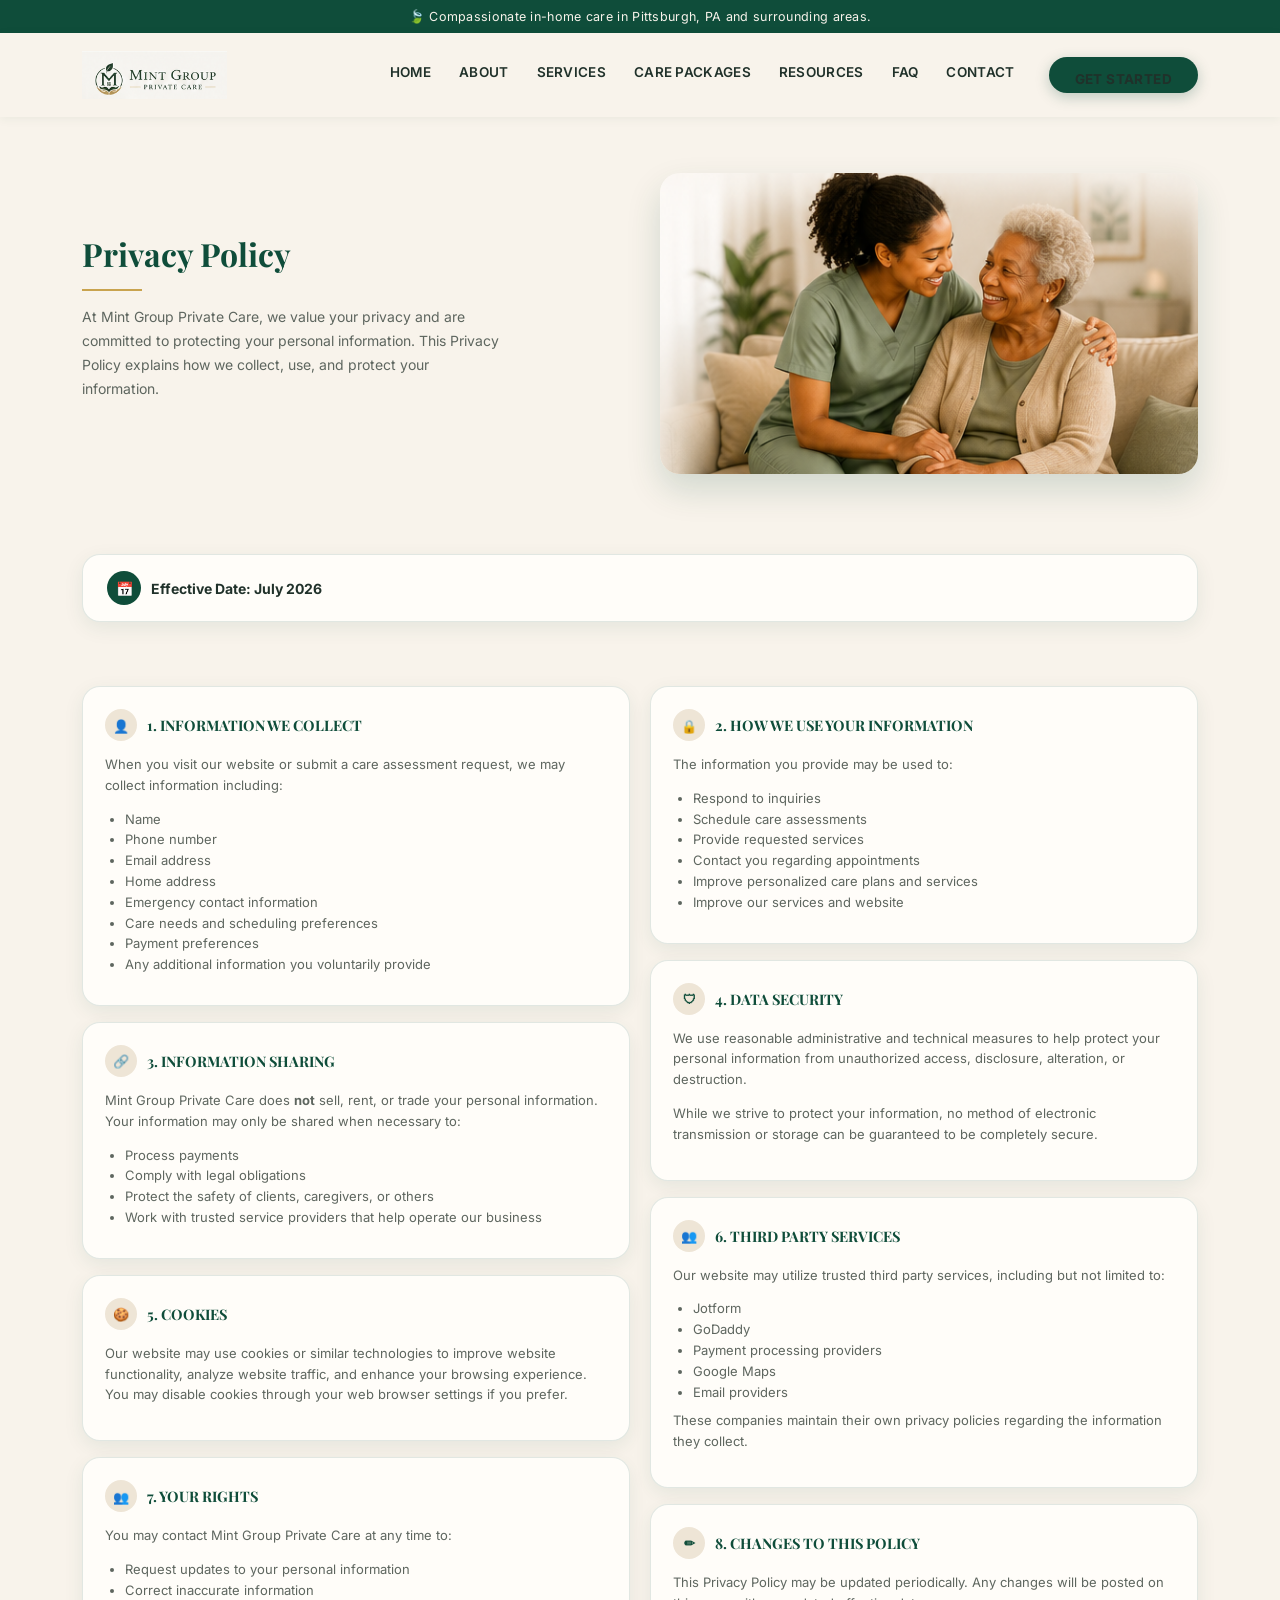
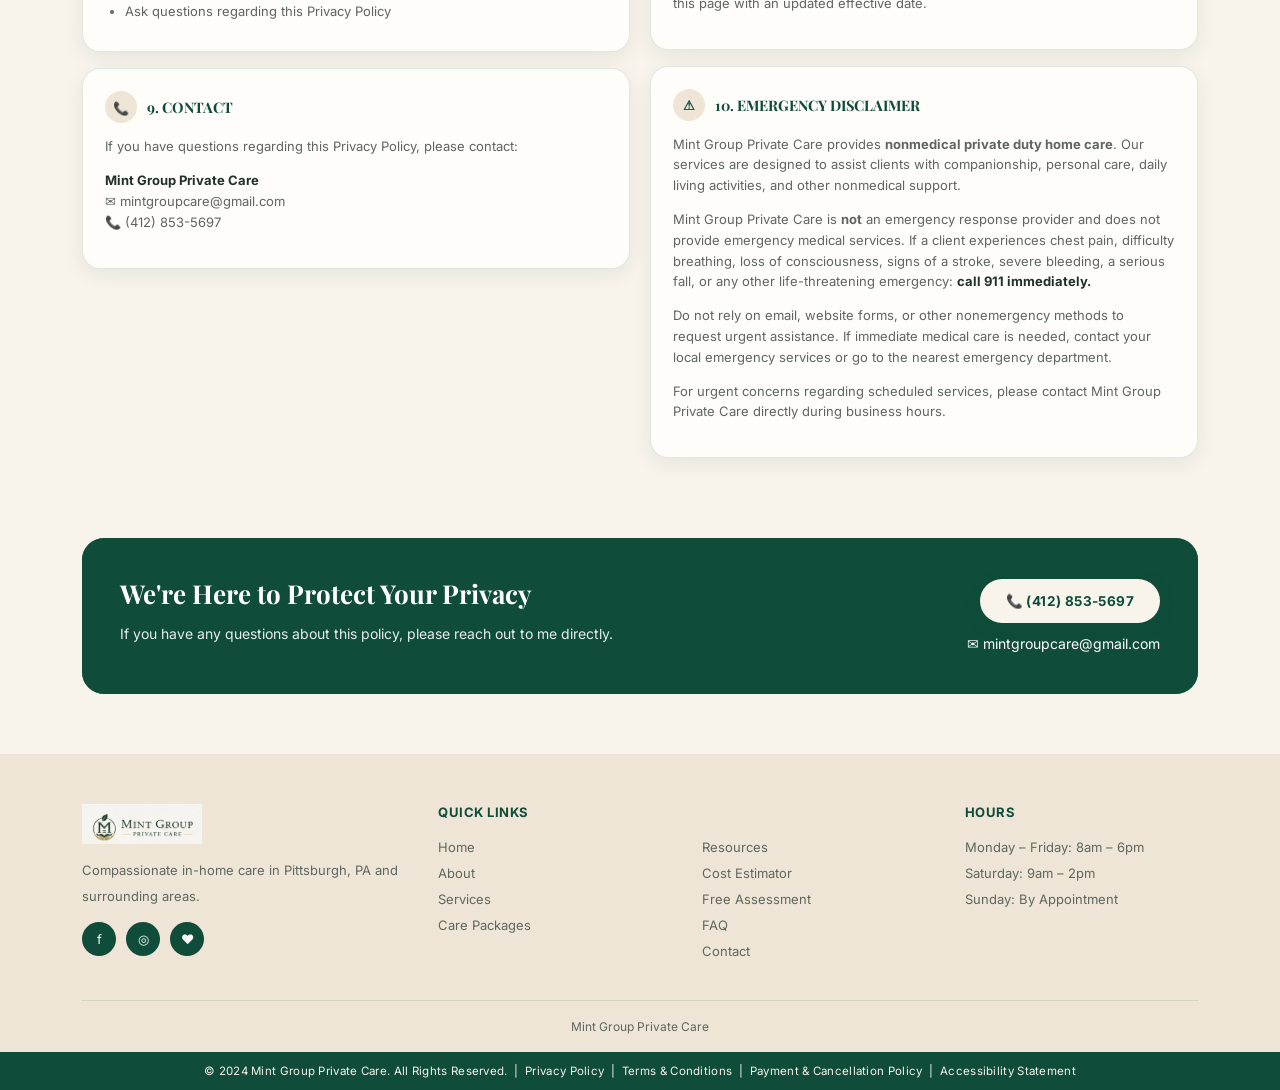
<file: privacy.html>
<!DOCTYPE html>
<html lang="en">
<head>
<meta charset="UTF-8">
<meta name="viewport" content="width=device-width, initial-scale=1.0">
<title>Privacy Policy | Mint Group Private Care</title>
<link rel="stylesheet" href="styles.css">
<style>.legal-card{padding:22px;margin-bottom:16px}.legal-card h4{font-size:14.5px;margin-bottom:10px;display:flex;align-items:center;gap:10px}.legal-card p,.legal-card li{font-size:13px;color:var(--text-soft);line-height:1.6}.legal-card ul{margin:8px 0;padding-left:20px}</style>
</head>
<body>

<div class="topbar">🍃 Compassionate in-home care in Pittsburgh, PA and surrounding areas.</div>

<nav class="navbar">
  <div class="container">
    <a href="index.html" class="brand"><img src="assets/logo.png" alt="Mint Group Private Care logo" style="border-radius:0;height:48px;width:auto"></a>
    <button class="hamburger" id="hamburger">☰</button>
    <div class="nav-backdrop" id="navBackdrop"></div>
    <div class="navlinks" id="navlinks">
      <a href="index.html">HOME</a>
      <a href="about.html">ABOUT</a>
      <a href="services.html">SERVICES</a>
      <a href="care-packages.html">CARE PACKAGES</a>
      <a href="resources.html">RESOURCES</a>
      <a href="faq.html">FAQ</a>
      <a href="contact.html">CONTACT</a>
      <a href="contact.html" class="btn nav-cta">GET STARTED</a>
    </div>
  </div>
</nav>

<header class="hero">
  <div class="container hero-grid">
    <div>
      <h1 class="hero-fade d1" style="font-size:32px">Privacy Policy</h1>
      <hr class="divider hero-fade d2" style="margin:14px 0">
      <p class="hero-fade d3" style="font-size:14px;color:var(--text-soft);line-height:1.7;max-width:420px">At Mint Group Private Care, we value your privacy and are committed to protecting your personal information. This Privacy Policy explains how we collect, use, and protect your information.</p>
    </div>
    <div class="hero-fade d2"><img src="assets/faq_hero.png" alt="Caregiver and client" style="border-radius:20px;box-shadow:var(--shadow-hover)"></div>
  </div>
</header>

<section class="container" style="margin-top:24px">
  <div class="card reveal" style="padding:16px 24px;display:flex;align-items:center;gap:10px">
    <span class="icircle" style="width:34px;height:34px;font-size:14px">📅</span><b style="font-size:14px">Effective Date: July 2026</b>
  </div>
</section>

<section class="section">
  <div class="container grid g2" style="align-items:start;gap:20px">
    <div>
      <div class="card legal-card reveal">
        <h4><span class="icircle beige" style="width:32px;height:32px;font-size:13px">👤</span>1. INFORMATION WE COLLECT</h4>
        <p>When you visit our website or submit a care assessment request, we may collect information including:</p>
        <ul><li>Name</li><li>Phone number</li><li>Email address</li><li>Home address</li><li>Emergency contact information</li><li>Care needs and scheduling preferences</li><li>Payment preferences</li><li>Any additional information you voluntarily provide</li></ul>
      </div>
      <div class="card legal-card reveal">
        <h4><span class="icircle beige" style="width:32px;height:32px;font-size:13px">🔗</span>3. INFORMATION SHARING</h4>
        <p>Mint Group Private Care does <b>not</b> sell, rent, or trade your personal information. Your information may only be shared when necessary to:</p>
        <ul><li>Process payments</li><li>Comply with legal obligations</li><li>Protect the safety of clients, caregivers, or others</li><li>Work with trusted service providers that help operate our business</li></ul>
      </div>
      <div class="card legal-card reveal">
        <h4><span class="icircle beige" style="width:32px;height:32px;font-size:13px">🍪</span>5. COOKIES</h4>
        <p>Our website may use cookies or similar technologies to improve website functionality, analyze website traffic, and enhance your browsing experience. You may disable cookies through your web browser settings if you prefer.</p>
      </div>
      <div class="card legal-card reveal">
        <h4><span class="icircle beige" style="width:32px;height:32px;font-size:13px">👥</span>7. YOUR RIGHTS</h4>
        <p>You may contact Mint Group Private Care at any time to:</p>
        <ul><li>Request updates to your personal information</li><li>Correct inaccurate information</li><li>Ask questions regarding this Privacy Policy</li></ul>
      </div>
      <div class="card legal-card reveal">
        <h4><span class="icircle beige" style="width:32px;height:32px;font-size:13px">📞</span>9. CONTACT</h4>
        <p>If you have questions regarding this Privacy Policy, please contact:</p>
        <p><b style="color:var(--text)">Mint Group Private Care</b><br>✉ mintgroupcare@gmail.com<br>📞 (412) 853-5697</p>
      </div>
    </div>
    <div>
      <div class="card legal-card reveal">
        <h4><span class="icircle beige" style="width:32px;height:32px;font-size:13px">🔒</span>2. HOW WE USE YOUR INFORMATION</h4>
        <p>The information you provide may be used to:</p>
        <ul><li>Respond to inquiries</li><li>Schedule care assessments</li><li>Provide requested services</li><li>Contact you regarding appointments</li><li>Improve personalized care plans and services</li><li>Improve our services and website</li></ul>
      </div>
      <div class="card legal-card reveal">
        <h4><span class="icircle beige" style="width:32px;height:32px;font-size:13px">🛡</span>4. DATA SECURITY</h4>
        <p>We use reasonable administrative and technical measures to help protect your personal information from unauthorized access, disclosure, alteration, or destruction.</p>
        <p style="margin-top:8px">While we strive to protect your information, no method of electronic transmission or storage can be guaranteed to be completely secure.</p>
      </div>
      <div class="card legal-card reveal">
        <h4><span class="icircle beige" style="width:32px;height:32px;font-size:13px">👥</span>6. THIRD PARTY SERVICES</h4>
        <p>Our website may utilize trusted third party services, including but not limited to:</p>
        <ul><li>Jotform</li><li>GoDaddy</li><li>Payment processing providers</li><li>Google Maps</li><li>Email providers</li></ul>
        <p style="margin-top:8px">These companies maintain their own privacy policies regarding the information they collect.</p>
      </div>
      <div class="card legal-card reveal">
        <h4><span class="icircle beige" style="width:32px;height:32px;font-size:13px">✏</span>8. CHANGES TO THIS POLICY</h4>
        <p>This Privacy Policy may be updated periodically. Any changes will be posted on this page with an updated effective date.</p>
      </div>
      <div class="card legal-card reveal">
        <h4><span class="icircle beige" style="width:32px;height:32px;font-size:13px">⚠</span>10. EMERGENCY DISCLAIMER</h4>
        <p>Mint Group Private Care provides <b>nonmedical private duty home care</b>. Our services are designed to assist clients with companionship, personal care, daily living activities, and other nonmedical support.</p>
        <p style="margin-top:8px">Mint Group Private Care is <b>not</b> an emergency response provider and does not provide emergency medical services. If a client experiences chest pain, difficulty breathing, loss of consciousness, signs of a stroke, severe bleeding, a serious fall, or any other life-threatening emergency: <b style="color:var(--text)">call 911 immediately.</b></p>
        <p style="margin-top:8px">Do not rely on email, website forms, or other nonemergency methods to request urgent assistance. If immediate medical care is needed, contact your local emergency services or go to the nearest emergency department.</p>
        <p style="margin-top:8px">For urgent concerns regarding scheduled services, please contact Mint Group Private Care directly during business hours.</p>
      </div>
    </div>
  </div>
</section>

<section class="container" style="margin-bottom:60px">
  <div class="cta-strip reveal">
    <div><h2>We're Here to Protect Your Privacy</h2><p style="opacity:.9;font-size:14px">If you have any questions about this policy, please reach out to me directly.</p></div>
    <div style="text-align:right">
      <a href="tel:4128535697" class="btn cream" style="margin-bottom:10px">📞 (412) 853-5697</a><br>
      <a href="mailto:mintgroupcare@gmail.com" style="color:#fff;font-size:14px">✉ mintgroupcare@gmail.com</a>
    </div>
  </div>
</section>

<footer>
  <div class="container">
    <div class="foot-grid">
      <div><img src="assets/logo.png" alt="Mint Group Private Care" style="height:40px;width:auto;margin-bottom:10px"><p>Compassionate in-home care in Pittsburgh, PA and surrounding areas.</p><div class="foot-social"><a href="#">f</a><a href="#">◎</a><a href="#">♥</a></div></div>
      <div><h4>Quick Links</h4><a href="index.html">Home</a><br><a href="about.html">About</a><br><a href="services.html">Services</a><br><a href="care-packages.html">Care Packages</a></div>
      <div><h4>&nbsp;</h4><a href="resources.html">Resources</a><br><a href="cost-estimator.html">Cost Estimator</a><br><a href="assessment.html">Free Assessment</a><br><a href="faq.html">FAQ</a><br><a href="contact.html">Contact</a></div>
      <div><h4>Hours</h4><p>Monday – Friday: 8am – 6pm<br>Saturday: 9am – 2pm<br>Sunday: By Appointment</p></div>
    </div>
    <div class="foot-bottom">Mint Group Private Care</div>
  </div>
  <div class="copyright-bar">© 2024 Mint Group Private Care. All Rights Reserved. &nbsp;|&nbsp; <a href="privacy.html" style="color:var(--cream)">Privacy Policy</a> &nbsp;|&nbsp; <a href="terms.html" style="color:var(--cream)">Terms &amp; Conditions</a> &nbsp;|&nbsp; <a href="payment-policy.html" style="color:var(--cream)">Payment &amp; Cancellation Policy</a> &nbsp;|&nbsp; <a href="accessibility.html" style="color:var(--cream)">Accessibility Statement</a></div>
</footer>

<script src="script.js"></script>
</body>
</html>
</file>
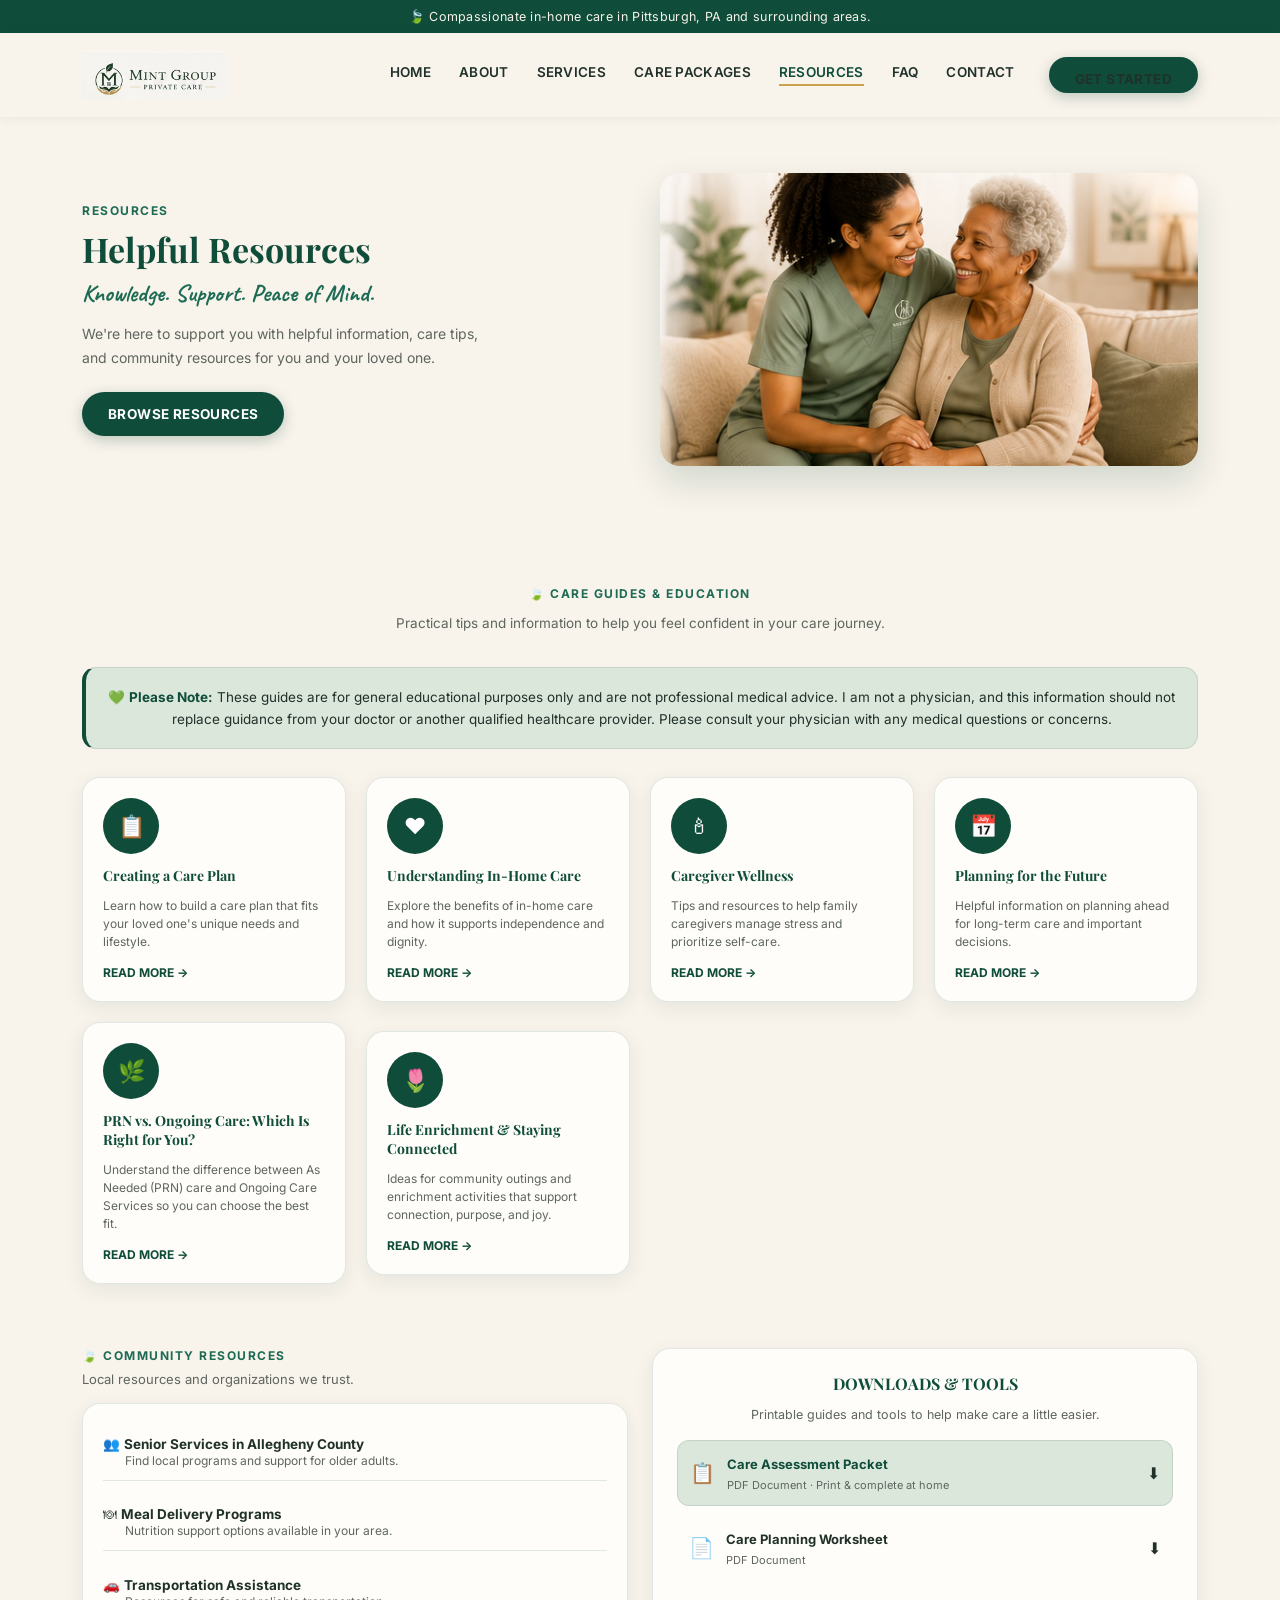
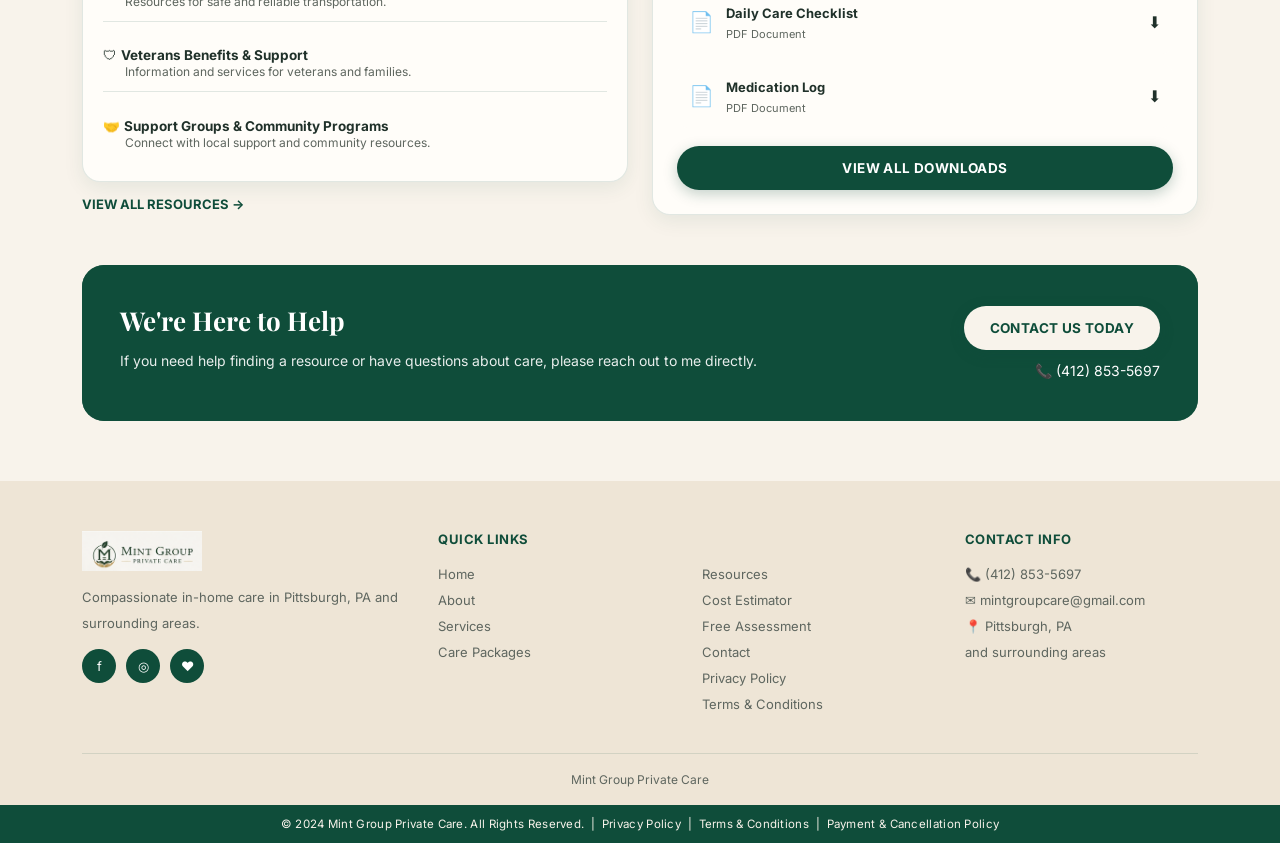
<file: resources.html>
<!DOCTYPE html>
<html lang="en">
<head>
<meta charset="UTF-8">
<meta name="viewport" content="width=device-width, initial-scale=1.0">
<title>Resources | Mint Group Private Care</title>
<link rel="stylesheet" href="styles.css">
</head>
<body>

<div class="topbar">🍃 Compassionate in-home care in Pittsburgh, PA and surrounding areas.</div>

<nav class="navbar">
  <div class="container">
    <a href="index.html" class="brand"><img src="assets/logo.png" alt="Mint Group Private Care logo" style="border-radius:0;height:48px;width:auto"></a>
    <button class="hamburger" id="hamburger">☰</button>
    <div class="nav-backdrop" id="navBackdrop"></div>
    <div class="navlinks" id="navlinks">
      <a href="index.html">HOME</a>
      <a href="about.html">ABOUT</a>
      <a href="services.html">SERVICES</a>
      <a href="care-packages.html">CARE PACKAGES</a>
      <a href="resources.html" class="active">RESOURCES</a>
      <a href="faq.html">FAQ</a>
      <a href="contact.html">CONTACT</a>
      <a href="contact.html" class="btn nav-cta">GET STARTED</a>
    </div>
  </div>
</nav>

<header class="hero">
  <div class="container hero-grid">
    <div>
      <div class="eyebrow hero-fade d1">RESOURCES</div>
      <h1 class="hero-fade d2" style="font-size:34px">Helpful Resources</h1>
      <div class="script hero-fade d2" style="font-size:24px;margin:6px 0 14px">Knowledge. Support. Peace of Mind.</div>
      <p class="hero-fade d3" style="font-size:14px;color:var(--text-soft);line-height:1.7;max-width:420px;margin-bottom:22px">We're here to support you with helpful information, care tips, and community resources for you and your loved one.</p>
      <a href="#guides" class="btn hero-fade d4">BROWSE RESOURCES</a>
    </div>
    <div class="hero-fade d2"><img src="assets/resources_hero.png" alt="Caregiver and client" style="border-radius:20px;box-shadow:var(--shadow-hover)"></div>
  </div>
</header>

<section class="section" id="guides">
  <div class="container">
    <div class="section-head reveal">
      <div class="eyebrow" style="justify-content:center">🍃 CARE GUIDES &amp; EDUCATION</div>
      <p style="font-size:13.5px;color:var(--text-soft)">Practical tips and information to help you feel confident in your care journey.</p>
    </div>
    <div class="notice-box reveal" style="text-align:center;margin-bottom:28px">
      💚 <b>Please Note:</b> These guides are for general educational purposes only and are not professional medical advice. I am not a physician, and this information should not replace guidance from your doctor or another qualified healthcare provider. Please consult your physician with any medical questions or concerns.
    </div>
    <div class="grid g4 reveal">
      <div class="card" style="padding:20px">
        <div class="icircle" style="margin-bottom:12px">📋</div>
        <h4 style="font-size:14px;margin-bottom:8px">Creating a Care Plan</h4>
        <p style="font-size:12px;color:var(--text-soft);line-height:1.5;margin-bottom:10px">Learn how to build a care plan that fits your loved one's unique needs and lifestyle.</p>
        <a href="#" style="font-size:12px;font-weight:700;color:var(--forest)">READ MORE →</a>
      </div>
      <div class="card" style="padding:20px">
        <div class="icircle" style="margin-bottom:12px">♥</div>
        <h4 style="font-size:14px;margin-bottom:8px">Understanding In-Home Care</h4>
        <p style="font-size:12px;color:var(--text-soft);line-height:1.5;margin-bottom:10px">Explore the benefits of in-home care and how it supports independence and dignity.</p>
        <a href="#" style="font-size:12px;font-weight:700;color:var(--forest)">READ MORE →</a>
      </div>
      <div class="card" style="padding:20px">
        <div class="icircle" style="margin-bottom:12px">🕯</div>
        <h4 style="font-size:14px;margin-bottom:8px">Caregiver Wellness</h4>
        <p style="font-size:12px;color:var(--text-soft);line-height:1.5;margin-bottom:10px">Tips and resources to help family caregivers manage stress and prioritize self-care.</p>
        <a href="#" style="font-size:12px;font-weight:700;color:var(--forest)">READ MORE →</a>
      </div>
      <div class="card" style="padding:20px">
        <div class="icircle" style="margin-bottom:12px">📅</div>
        <h4 style="font-size:14px;margin-bottom:8px">Planning for the Future</h4>
        <p style="font-size:12px;color:var(--text-soft);line-height:1.5;margin-bottom:10px">Helpful information on planning ahead for long-term care and important decisions.</p>
        <a href="#" style="font-size:12px;font-weight:700;color:var(--forest)">READ MORE →</a>
      </div>
      <div class="card" style="padding:20px">
        <div class="icircle" style="margin-bottom:12px">🌿</div>
        <h4 style="font-size:14px;margin-bottom:8px">PRN vs. Ongoing Care: Which Is Right for You?</h4>
        <p style="font-size:12px;color:var(--text-soft);line-height:1.5;margin-bottom:10px">Understand the difference between As Needed (PRN) care and Ongoing Care Services so you can choose the best fit.</p>
        <a href="care-packages.html" style="font-size:12px;font-weight:700;color:var(--forest)">READ MORE →</a>
      </div>
      <div class="card" style="padding:20px">
        <div class="icircle" style="margin-bottom:12px">🌷</div>
        <h4 style="font-size:14px;margin-bottom:8px">Life Enrichment &amp; Staying Connected</h4>
        <p style="font-size:12px;color:var(--text-soft);line-height:1.5;margin-bottom:10px">Ideas for community outings and enrichment activities that support connection, purpose, and joy.</p>
        <a href="services.html" style="font-size:12px;font-weight:700;color:var(--forest)">READ MORE →</a>
      </div>
    </div>
  </div>
</section>

<section class="container">
  <div class="grid g2" style="align-items:start;gap:24px">
    <div class="reveal">
      <div class="eyebrow">🍃 COMMUNITY RESOURCES</div>
      <p style="font-size:13px;color:var(--text-soft);margin:8px 0 16px">Local resources and organizations we trust.</p>
      <div class="card" style="padding:6px 20px">
        <p style="font-size:13.5px;padding:12px 0;border-bottom:1px solid var(--border)">👥 <b>Senior Services in Allegheny County</b><br><span style="font-size:12px;color:var(--text-soft);margin-left:22px">Find local programs and support for older adults.</span></p>
        <p style="font-size:13.5px;padding:12px 0;border-bottom:1px solid var(--border)">🍽 <b>Meal Delivery Programs</b><br><span style="font-size:12px;color:var(--text-soft);margin-left:22px">Nutrition support options available in your area.</span></p>
        <p style="font-size:13.5px;padding:12px 0;border-bottom:1px solid var(--border)">🚗 <b>Transportation Assistance</b><br><span style="font-size:12px;color:var(--text-soft);margin-left:22px">Resources for safe and reliable transportation.</span></p>
        <p style="font-size:13.5px;padding:12px 0;border-bottom:1px solid var(--border)">🛡 <b>Veterans Benefits &amp; Support</b><br><span style="font-size:12px;color:var(--text-soft);margin-left:22px">Information and services for veterans and families.</span></p>
        <p style="font-size:13.5px;padding:12px 0">🤝 <b>Support Groups &amp; Community Programs</b><br><span style="font-size:12px;color:var(--text-soft);margin-left:22px">Connect with local support and community resources.</span></p>
      </div>
      <a href="#" style="font-size:13px;font-weight:700;color:var(--forest);display:inline-block;margin-top:14px">VIEW ALL RESOURCES →</a>
    </div>
    <div class="card reveal" style="padding:24px">
      <h4 style="font-size:16px;text-align:center;margin-bottom:6px">DOWNLOADS &amp; TOOLS</h4>
      <p style="font-size:12.5px;color:var(--text-soft);text-align:center;margin-bottom:18px">Printable guides and tools to help make care a little easier.</p>
      <a href="assets/downloads/Mint-Group-Care-Assessment-Packet.pdf" download style="display:flex;align-items:center;gap:12px;padding:12px;background:var(--sage);border-radius:12px;margin-bottom:10px;border:1px solid var(--border)">
        <span style="font-size:20px">📋</span><div style="flex:1"><b style="font-size:13px;color:var(--forest)">Care Assessment Packet</b><br><span style="font-size:11px;color:var(--text-soft)">PDF Document · Print &amp; complete at home</span></div><span>⬇</span>
      </a>
      <div style="display:flex;align-items:center;gap:12px;padding:12px;background:var(--card);border-radius:12px;margin-bottom:10px">
        <span style="font-size:20px">📄</span><div style="flex:1"><b style="font-size:13px">Care Planning Worksheet</b><br><span style="font-size:11px;color:var(--text-soft)">PDF Document</span></div><span>⬇</span>
      </div>
      <div style="display:flex;align-items:center;gap:12px;padding:12px;background:var(--card);border-radius:12px;margin-bottom:10px">
        <span style="font-size:20px">📄</span><div style="flex:1"><b style="font-size:13px">Daily Care Checklist</b><br><span style="font-size:11px;color:var(--text-soft)">PDF Document</span></div><span>⬇</span>
      </div>
      <div style="display:flex;align-items:center;gap:12px;padding:12px;background:var(--card);border-radius:12px;margin-bottom:18px">
        <span style="font-size:20px">📄</span><div style="flex:1"><b style="font-size:13px">Medication Log</b><br><span style="font-size:11px;color:var(--text-soft)">PDF Document</span></div><span>⬇</span>
      </div>
      <a href="#" class="btn" style="width:100%">VIEW ALL DOWNLOADS</a>
    </div>
  </div>
</section>

<section class="container" style="margin:50px auto 60px">
  <div class="cta-strip reveal">
    <div><h2>We're Here to Help</h2><p style="opacity:.9;font-size:14px">If you need help finding a resource or have questions about care, please reach out to me directly.</p></div>
    <div style="text-align:right">
      <a href="contact.html" class="btn cream" style="margin-bottom:10px">CONTACT US TODAY</a><br>
      <a href="tel:4128535697" style="color:#fff;font-size:14px">📞 (412) 853-5697</a>
    </div>
  </div>
</section>

<footer>
  <div class="container">
    <div class="foot-grid">
      <div><img src="assets/logo.png" alt="Mint Group Private Care" style="height:40px;width:auto;margin-bottom:10px"><p>Compassionate in-home care in Pittsburgh, PA and surrounding areas.</p><div class="foot-social"><a href="#">f</a><a href="#">◎</a><a href="#">♥</a></div></div>
      <div><h4>Quick Links</h4><a href="index.html">Home</a><br><a href="about.html">About</a><br><a href="services.html">Services</a><br><a href="care-packages.html">Care Packages</a></div>
      <div><h4>&nbsp;</h4><a href="resources.html">Resources</a><br><a href="cost-estimator.html">Cost Estimator</a><br><a href="assessment.html">Free Assessment</a><br><a href="contact.html">Contact</a><br><a href="privacy.html">Privacy Policy</a><br><a href="terms.html">Terms &amp; Conditions</a></div>
      <div><h4>Contact Info</h4><p>📞 (412) 853-5697<br>✉ mintgroupcare@gmail.com<br>📍 Pittsburgh, PA<br>and surrounding areas</p></div>
    </div>
    <div class="foot-bottom">Mint Group Private Care</div>
  </div>
  <div class="copyright-bar">© 2024 Mint Group Private Care. All Rights Reserved. &nbsp;|&nbsp; <a href="privacy.html" style="color:var(--cream)">Privacy Policy</a> &nbsp;|&nbsp; <a href="terms.html" style="color:var(--cream)">Terms &amp; Conditions</a> &nbsp;|&nbsp; <a href="payment-policy.html" style="color:var(--cream)">Payment &amp; Cancellation Policy</a></div>
</footer>

<script src="script.js"></script>
</body>
</html>
</file>
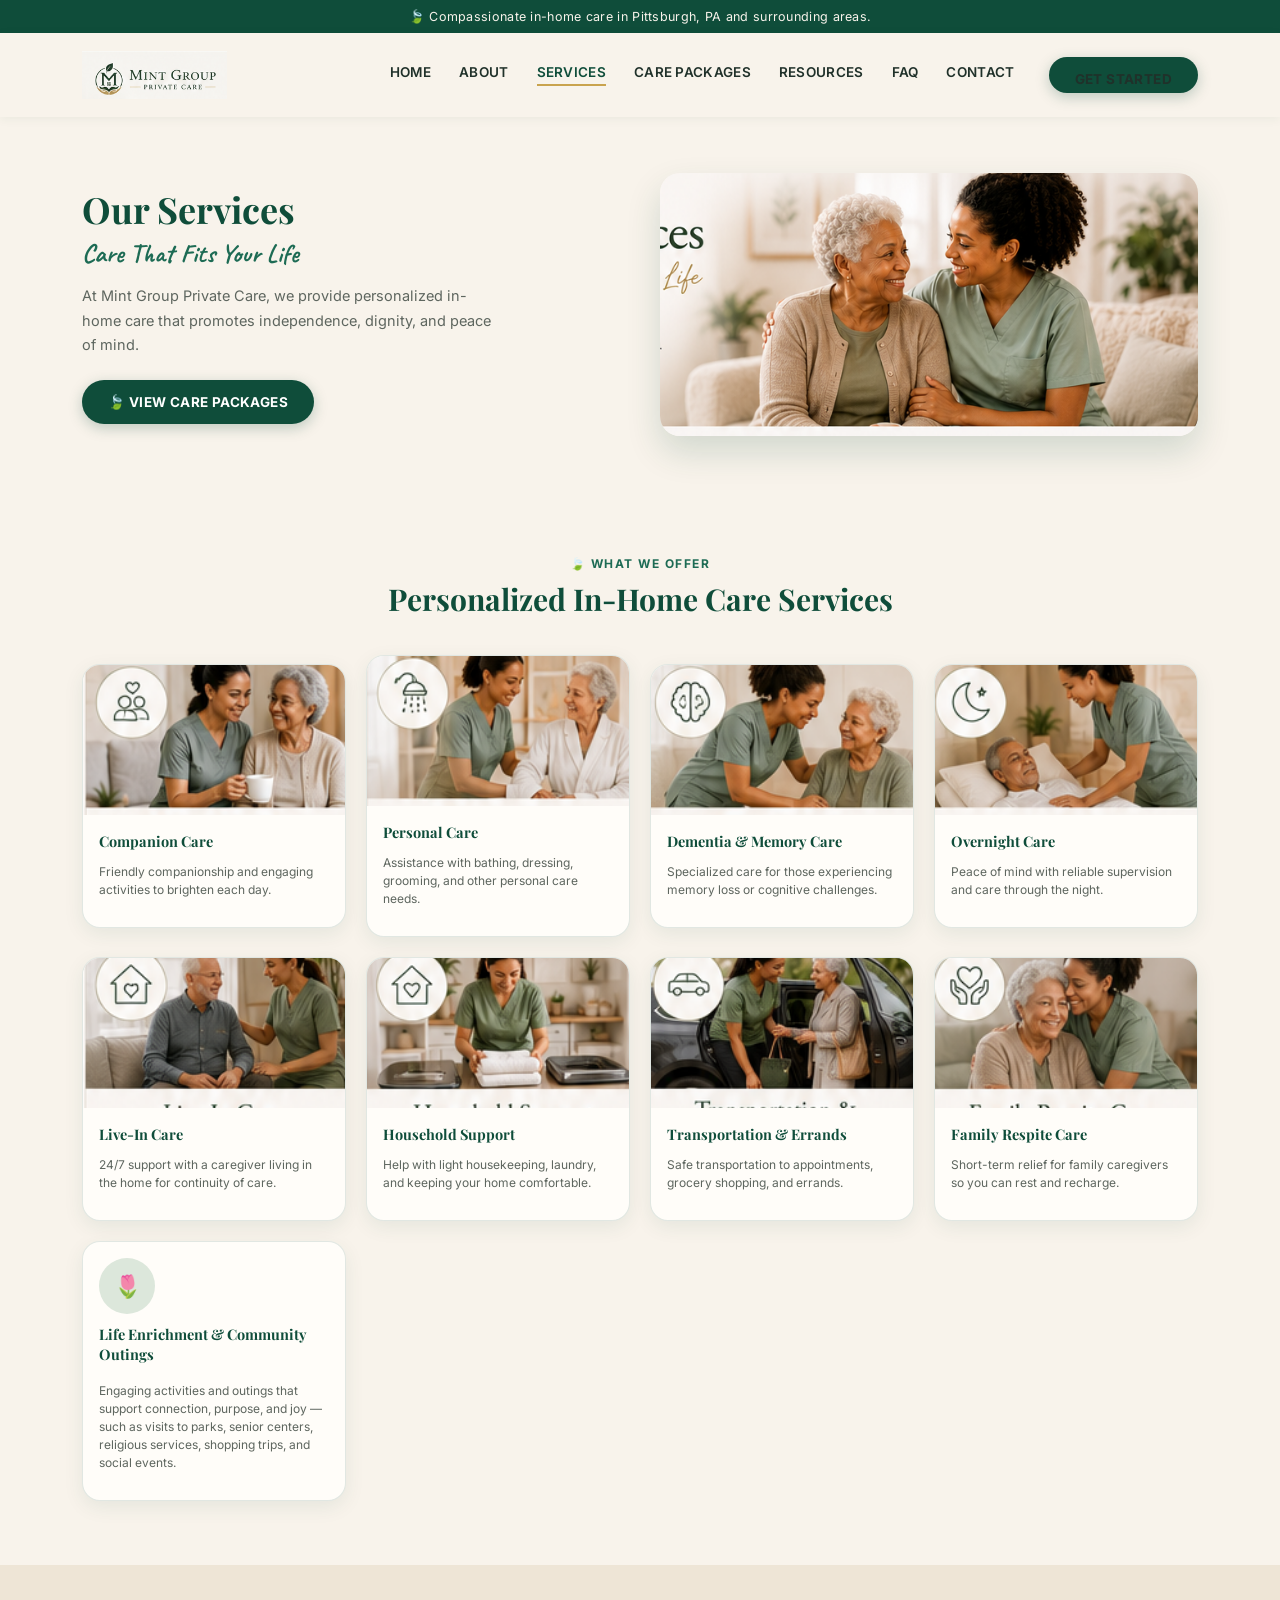
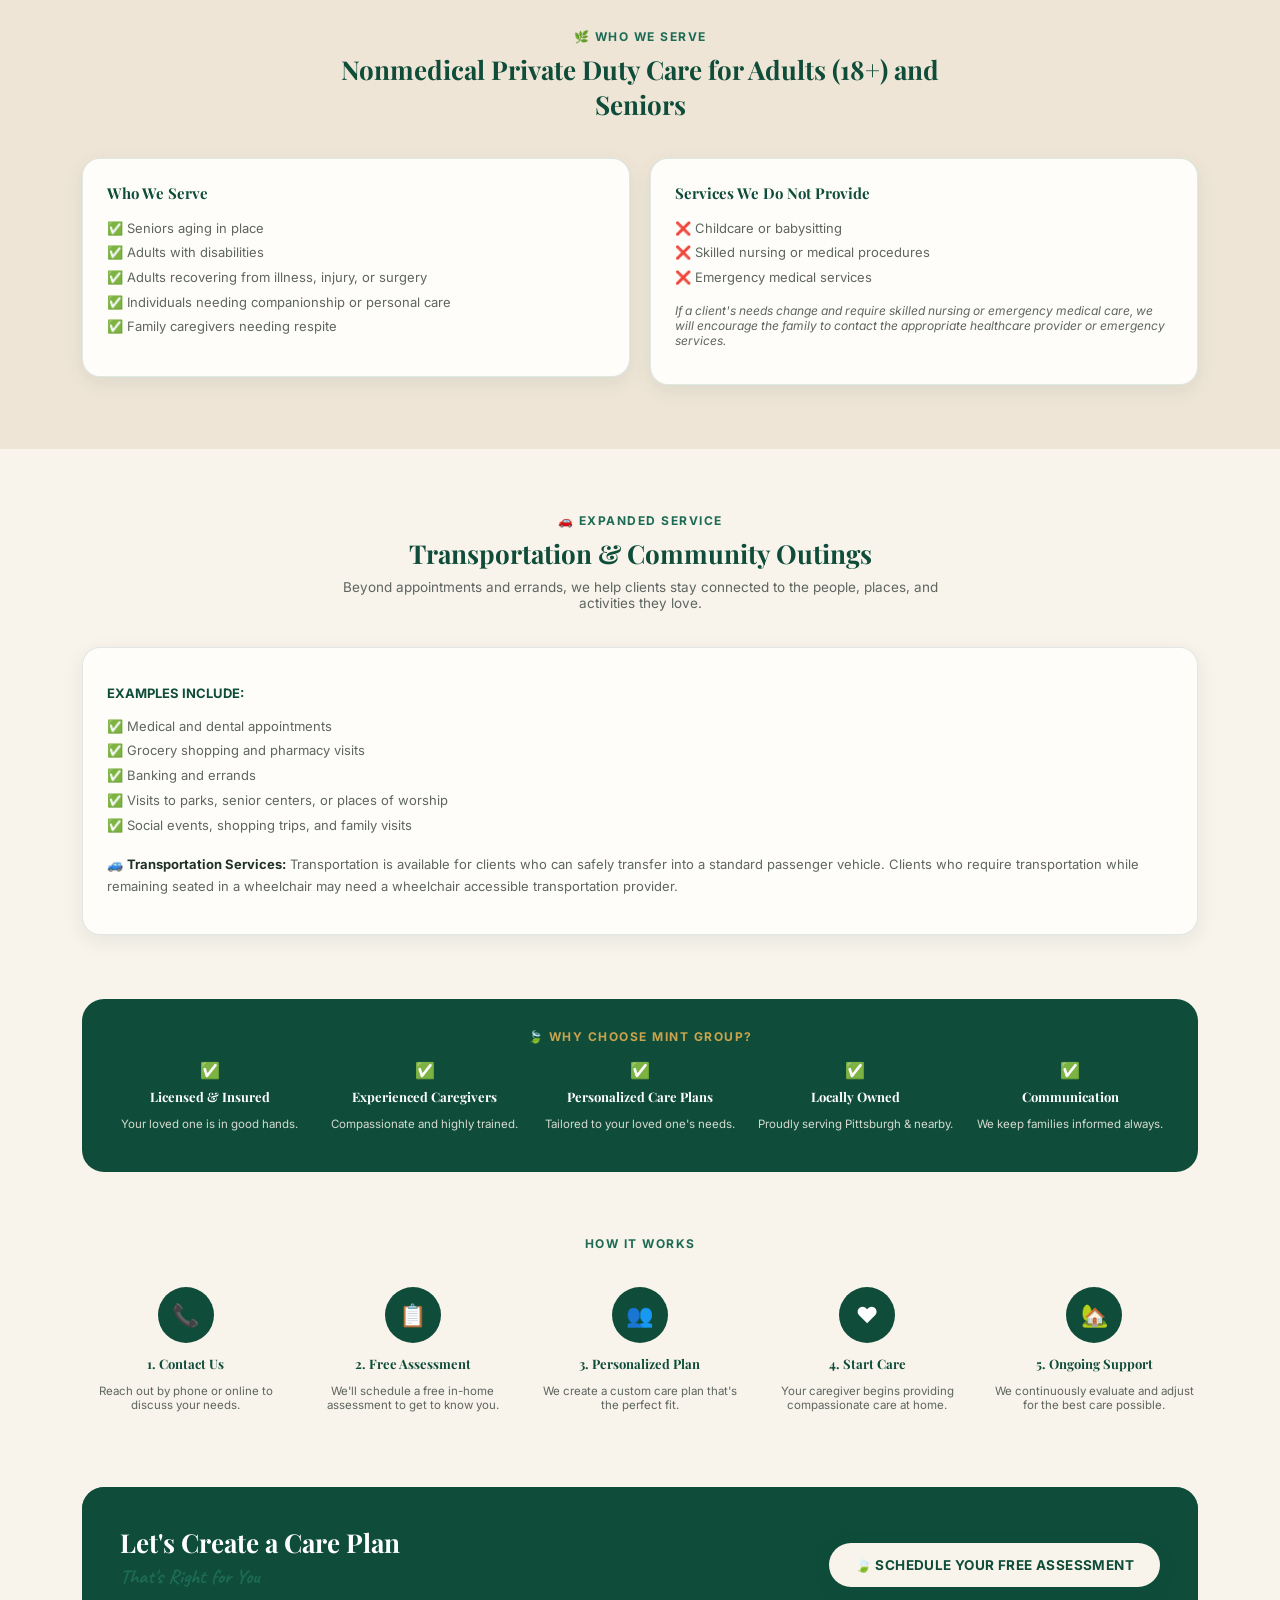
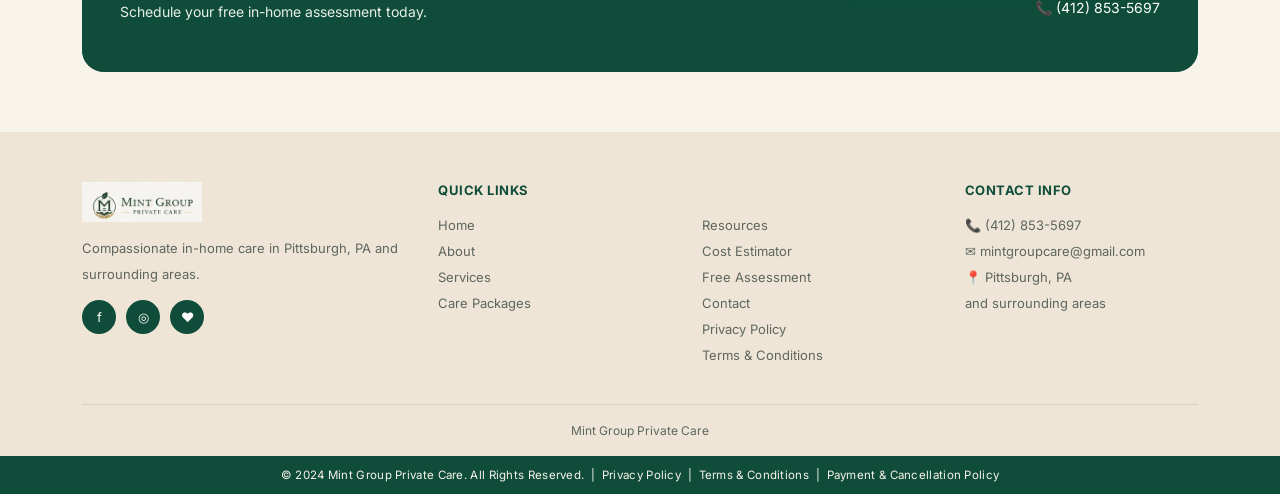
<file: services.html>
<!DOCTYPE html>
<html lang="en">
<head>
<meta charset="UTF-8">
<meta name="viewport" content="width=device-width, initial-scale=1.0">
<title>Our Services | Mint Group Private Care</title>
<link rel="stylesheet" href="styles.css">
</head>
<body>

<div class="topbar">🍃 Compassionate in-home care in Pittsburgh, PA and surrounding areas.</div>

<nav class="navbar">
  <div class="container">
    <a href="index.html" class="brand"><img src="assets/logo.png" alt="Mint Group Private Care logo" style="border-radius:0;height:48px;width:auto"></a>
    <button class="hamburger" id="hamburger">☰</button>
    <div class="nav-backdrop" id="navBackdrop"></div>
    <div class="navlinks" id="navlinks">
      <a href="index.html">HOME</a>
      <a href="about.html">ABOUT</a>
      <a href="services.html" class="active">SERVICES</a>
      <a href="care-packages.html">CARE PACKAGES</a>
      <a href="resources.html">RESOURCES</a>
      <a href="faq.html">FAQ</a>
      <a href="contact.html">CONTACT</a>
      <a href="contact.html" class="btn nav-cta">GET STARTED</a>
    </div>
  </div>
</nav>

<header class="hero">
  <div class="container hero-grid">
    <div>
      <h1 class="hero-fade d1" style="font-size:36px">Our Services</h1>
      <div class="script hero-fade d2" style="font-size:26px;margin:4px 0 14px">Care That Fits Your Life</div>
      <p class="hero-fade d3" style="font-size:14.5px;color:var(--text-soft);line-height:1.7;max-width:420px;margin-bottom:22px">At Mint Group Private Care, we provide personalized in-home care that promotes independence, dignity, and peace of mind.</p>
      <a href="care-packages.html" class="btn hero-fade d4">🍃 VIEW CARE PACKAGES</a>
    </div>
    <div class="hero-fade d2"><img src="assets/services_hero.png" alt="Caregiver and client" style="border-radius:20px;box-shadow:var(--shadow-hover)"></div>
  </div>
</header>

<section class="section">
  <div class="container">
    <div class="section-head reveal">
      <div class="eyebrow" style="justify-content:center">🍃 WHAT WE OFFER</div>
      <h2>Personalized In-Home Care Services</h2>
    </div>
    <div class="grid g4 reveal">
      <div class="card" style="overflow:hidden">
        <img src="assets/svc_companion.png" alt="Companion Care" style="height:150px;width:100%;object-fit:cover;object-position:center 20%">
        <div style="padding:16px"><h4 style="font-size:14.5px;margin-bottom:6px">Companion Care</h4><p style="font-size:12px;color:var(--text-soft);line-height:1.5">Friendly companionship and engaging activities to brighten each day.</p></div>
      </div>
      <div class="card" style="overflow:hidden">
        <img src="assets/svc_personal.png" alt="Personal Care" style="height:150px;width:100%;object-fit:cover;object-position:center 20%">
        <div style="padding:16px"><h4 style="font-size:14.5px;margin-bottom:6px">Personal Care</h4><p style="font-size:12px;color:var(--text-soft);line-height:1.5">Assistance with bathing, dressing, grooming, and other personal care needs.</p></div>
      </div>
      <div class="card" style="overflow:hidden">
        <img src="assets/svc_dementia.png" alt="Dementia & Memory Care" style="height:150px;width:100%;object-fit:cover;object-position:center 20%">
        <div style="padding:16px"><h4 style="font-size:14.5px;margin-bottom:6px">Dementia &amp; Memory Care</h4><p style="font-size:12px;color:var(--text-soft);line-height:1.5">Specialized care for those experiencing memory loss or cognitive challenges.</p></div>
      </div>
      <div class="card" style="overflow:hidden">
        <img src="assets/svc_overnight.png" alt="Overnight Care" style="height:150px;width:100%;object-fit:cover;object-position:center 20%">
        <div style="padding:16px"><h4 style="font-size:14.5px;margin-bottom:6px">Overnight Care</h4><p style="font-size:12px;color:var(--text-soft);line-height:1.5">Peace of mind with reliable supervision and care through the night.</p></div>
      </div>
      <div class="card" style="overflow:hidden">
        <img src="assets/svc_livein.png" alt="Live-In Care" style="height:150px;width:100%;object-fit:cover;object-position:center 20%">
        <div style="padding:16px"><h4 style="font-size:14.5px;margin-bottom:6px">Live-In Care</h4><p style="font-size:12px;color:var(--text-soft);line-height:1.5">24/7 support with a caregiver living in the home for continuity of care.</p></div>
      </div>
      <div class="card" style="overflow:hidden">
        <img src="assets/svc_household.png" alt="Household Support" style="height:150px;width:100%;object-fit:cover;object-position:center 20%">
        <div style="padding:16px"><h4 style="font-size:14.5px;margin-bottom:6px">Household Support</h4><p style="font-size:12px;color:var(--text-soft);line-height:1.5">Help with light housekeeping, laundry, and keeping your home comfortable.</p></div>
      </div>
      <div class="card" style="overflow:hidden">
        <img src="assets/svc_transport.png" alt="Transportation & Errands" style="height:150px;width:100%;object-fit:cover;object-position:center 20%">
        <div style="padding:16px"><h4 style="font-size:14.5px;margin-bottom:6px">Transportation &amp; Errands</h4><p style="font-size:12px;color:var(--text-soft);line-height:1.5">Safe transportation to appointments, grocery shopping, and errands.</p></div>
      </div>
      <div class="card" style="overflow:hidden">
        <img src="assets/svc_respite.png" alt="Family Respite Care" style="height:150px;width:100%;object-fit:cover;object-position:center 20%">
        <div style="padding:16px"><h4 style="font-size:14.5px;margin-bottom:6px">Family Respite Care</h4><p style="font-size:12px;color:var(--text-soft);line-height:1.5">Short-term relief for family caregivers so you can rest and recharge.</p></div>
      </div>
      <div class="card" style="padding:16px 16px 16px;display:flex;flex-direction:column">
        <div class="icircle soft" style="margin-bottom:10px">🌷</div>
        <h4 style="font-size:14.5px;margin-bottom:6px">Life Enrichment &amp; Community Outings</h4>
        <p style="font-size:12px;color:var(--text-soft);line-height:1.5">Engaging activities and outings that support connection, purpose, and joy — such as visits to parks, senior centers, religious services, shopping trips, and social events.</p>
      </div>
    </div>
  </div>
</section>

<section class="section" style="background:var(--beige)">
  <div class="container">
    <div class="section-head reveal">
      <div class="eyebrow" style="justify-content:center">🌿 WHO WE SERVE</div>
      <h2 style="font-size:26px">Nonmedical Private Duty Care for Adults (18+) and Seniors</h2>
    </div>
    <div class="grid g2 reveal" style="align-items:start">
      <div class="card" style="padding:24px">
        <h4 style="font-size:15px;margin-bottom:12px;color:var(--forest)">Who We Serve</h4>
        <p style="font-size:13px;color:var(--text-soft);line-height:1.9">
          ✅ Seniors aging in place<br>
          ✅ Adults with disabilities<br>
          ✅ Adults recovering from illness, injury, or surgery<br>
          ✅ Individuals needing companionship or personal care<br>
          ✅ Family caregivers needing respite
        </p>
      </div>
      <div class="card" style="padding:24px">
        <h4 style="font-size:15px;margin-bottom:12px;color:var(--forest)">Services We Do Not Provide</h4>
        <p style="font-size:13px;color:var(--text-soft);line-height:1.9">
          ❌ Childcare or babysitting<br>
          ❌ Skilled nursing or medical procedures<br>
          ❌ Emergency medical services
        </p>
        <p style="font-size:12px;color:var(--text-soft);margin-top:10px;font-style:italic">If a client's needs change and require skilled nursing or emergency medical care, we will encourage the family to contact the appropriate healthcare provider or emergency services.</p>
      </div>
    </div>
  </div>
</section>

<section class="section">
  <div class="container">
    <div class="section-head reveal">
      <div class="eyebrow" style="justify-content:center">🚗 EXPANDED SERVICE</div>
      <h2 style="font-size:26px">Transportation &amp; Community Outings</h2>
      <p style="font-size:13.5px;color:var(--text-soft);margin-top:8px">Beyond appointments and errands, we help clients stay connected to the people, places, and activities they love.</p>
    </div>
    <div class="card reveal" style="padding:24px">
      <p style="font-size:13px;font-weight:700;color:var(--forest);margin-bottom:8px">EXAMPLES INCLUDE:</p>
      <p style="font-size:13px;color:var(--text-soft);line-height:1.9;margin-bottom:16px">
        ✅ Medical and dental appointments<br>
        ✅ Grocery shopping and pharmacy visits<br>
        ✅ Banking and errands<br>
        ✅ Visits to parks, senior centers, or places of worship<br>
        ✅ Social events, shopping trips, and family visits
      </p>
      <p style="font-size:13px;color:var(--text-soft);line-height:1.7">🚙 <b style="color:var(--text)">Transportation Services:</b> Transportation is available for clients who can safely transfer into a standard passenger vehicle. Clients who require transportation while remaining seated in a wheelchair may need a wheelchair accessible transportation provider.</p>
    </div>
  </div>
</section>

<section class="container reveal">
  <div class="band" style="padding:30px;text-align:center">
    <div class="eyebrow" style="justify-content:center;color:var(--gold)">🍃 WHY CHOOSE MINT GROUP?</div>
    <div class="grid g5" style="margin-top:16px">
      <div>✅<h4 style="font-size:13px;color:#fff;margin:8px 0 4px">Licensed &amp; Insured</h4><p style="font-size:11.5px;opacity:.85">Your loved one is in good hands.</p></div>
      <div>✅<h4 style="font-size:13px;color:#fff;margin:8px 0 4px">Experienced Caregivers</h4><p style="font-size:11.5px;opacity:.85">Compassionate and highly trained.</p></div>
      <div>✅<h4 style="font-size:13px;color:#fff;margin:8px 0 4px">Personalized Care Plans</h4><p style="font-size:11.5px;opacity:.85">Tailored to your loved one's needs.</p></div>
      <div>✅<h4 style="font-size:13px;color:#fff;margin:8px 0 4px">Locally Owned</h4><p style="font-size:11.5px;opacity:.85">Proudly serving Pittsburgh &amp; nearby.</p></div>
      <div>✅<h4 style="font-size:13px;color:#fff;margin:8px 0 4px">Communication</h4><p style="font-size:11.5px;opacity:.85">We keep families informed always.</p></div>
    </div>
  </div>
</section>

<section class="section">
  <div class="container">
    <div class="section-head reveal"><div class="eyebrow" style="justify-content:center">HOW IT WORKS</div></div>
    <div class="grid g5 text-center reveal">
      <div><div class="icircle" style="margin:0 auto 12px">📞</div><h4 style="font-size:13px">1. Contact Us</h4><p style="font-size:11.5px;color:var(--text-soft)">Reach out by phone or online to discuss your needs.</p></div>
      <div><div class="icircle" style="margin:0 auto 12px">📋</div><h4 style="font-size:13px">2. Free Assessment</h4><p style="font-size:11.5px;color:var(--text-soft)">We'll schedule a free in-home assessment to get to know you.</p></div>
      <div><div class="icircle" style="margin:0 auto 12px">👥</div><h4 style="font-size:13px">3. Personalized Plan</h4><p style="font-size:11.5px;color:var(--text-soft)">We create a custom care plan that's the perfect fit.</p></div>
      <div><div class="icircle" style="margin:0 auto 12px">❤️</div><h4 style="font-size:13px">4. Start Care</h4><p style="font-size:11.5px;color:var(--text-soft)">Your caregiver begins providing compassionate care at home.</p></div>
      <div><div class="icircle" style="margin:0 auto 12px">🏡</div><h4 style="font-size:13px">5. Ongoing Support</h4><p style="font-size:11.5px;color:var(--text-soft)">We continuously evaluate and adjust for the best care possible.</p></div>
    </div>
  </div>
</section>

<section class="container" style="margin-bottom:60px">
  <div class="cta-strip reveal">
    <div>
      <h2>Let's Create a Care Plan</h2>
      <div class="script" style="font-size:20px;margin:4px 0">That's Right for You</div>
      <p style="opacity:.9;font-size:14px">Schedule your free in-home assessment today.</p>
    </div>
    <div style="text-align:right">
      <a href="contact.html" class="btn cream" style="margin-bottom:10px">🍃 SCHEDULE YOUR FREE ASSESSMENT</a><br>
      <a href="tel:4128535697" style="color:#fff;font-size:14px">📞 (412) 853-5697</a>
    </div>
  </div>
</section>

<footer>
  <div class="container">
    <div class="foot-grid">
      <div><img src="assets/logo.png" alt="Mint Group Private Care" style="height:40px;width:auto;margin-bottom:10px"><p>Compassionate in-home care in Pittsburgh, PA and surrounding areas.</p><div class="foot-social"><a href="#">f</a><a href="#">◎</a><a href="#">♥</a></div></div>
      <div><h4>Quick Links</h4><a href="index.html">Home</a><br><a href="about.html">About</a><br><a href="services.html">Services</a><br><a href="care-packages.html">Care Packages</a></div>
      <div><h4>&nbsp;</h4><a href="resources.html">Resources</a><br><a href="cost-estimator.html">Cost Estimator</a><br><a href="assessment.html">Free Assessment</a><br><a href="contact.html">Contact</a><br><a href="privacy.html">Privacy Policy</a><br><a href="terms.html">Terms &amp; Conditions</a></div>
      <div><h4>Contact Info</h4><p>📞 (412) 853-5697<br>✉ mintgroupcare@gmail.com<br>📍 Pittsburgh, PA<br>and surrounding areas</p></div>
    </div>
    <div class="foot-bottom">Mint Group Private Care</div>
  </div>
  <div class="copyright-bar">© 2024 Mint Group Private Care. All Rights Reserved. &nbsp;|&nbsp; <a href="privacy.html" style="color:var(--cream)">Privacy Policy</a> &nbsp;|&nbsp; <a href="terms.html" style="color:var(--cream)">Terms &amp; Conditions</a> &nbsp;|&nbsp; <a href="payment-policy.html" style="color:var(--cream)">Payment &amp; Cancellation Policy</a></div>
</footer>

<script src="script.js"></script>
</body>
</html>
</file>
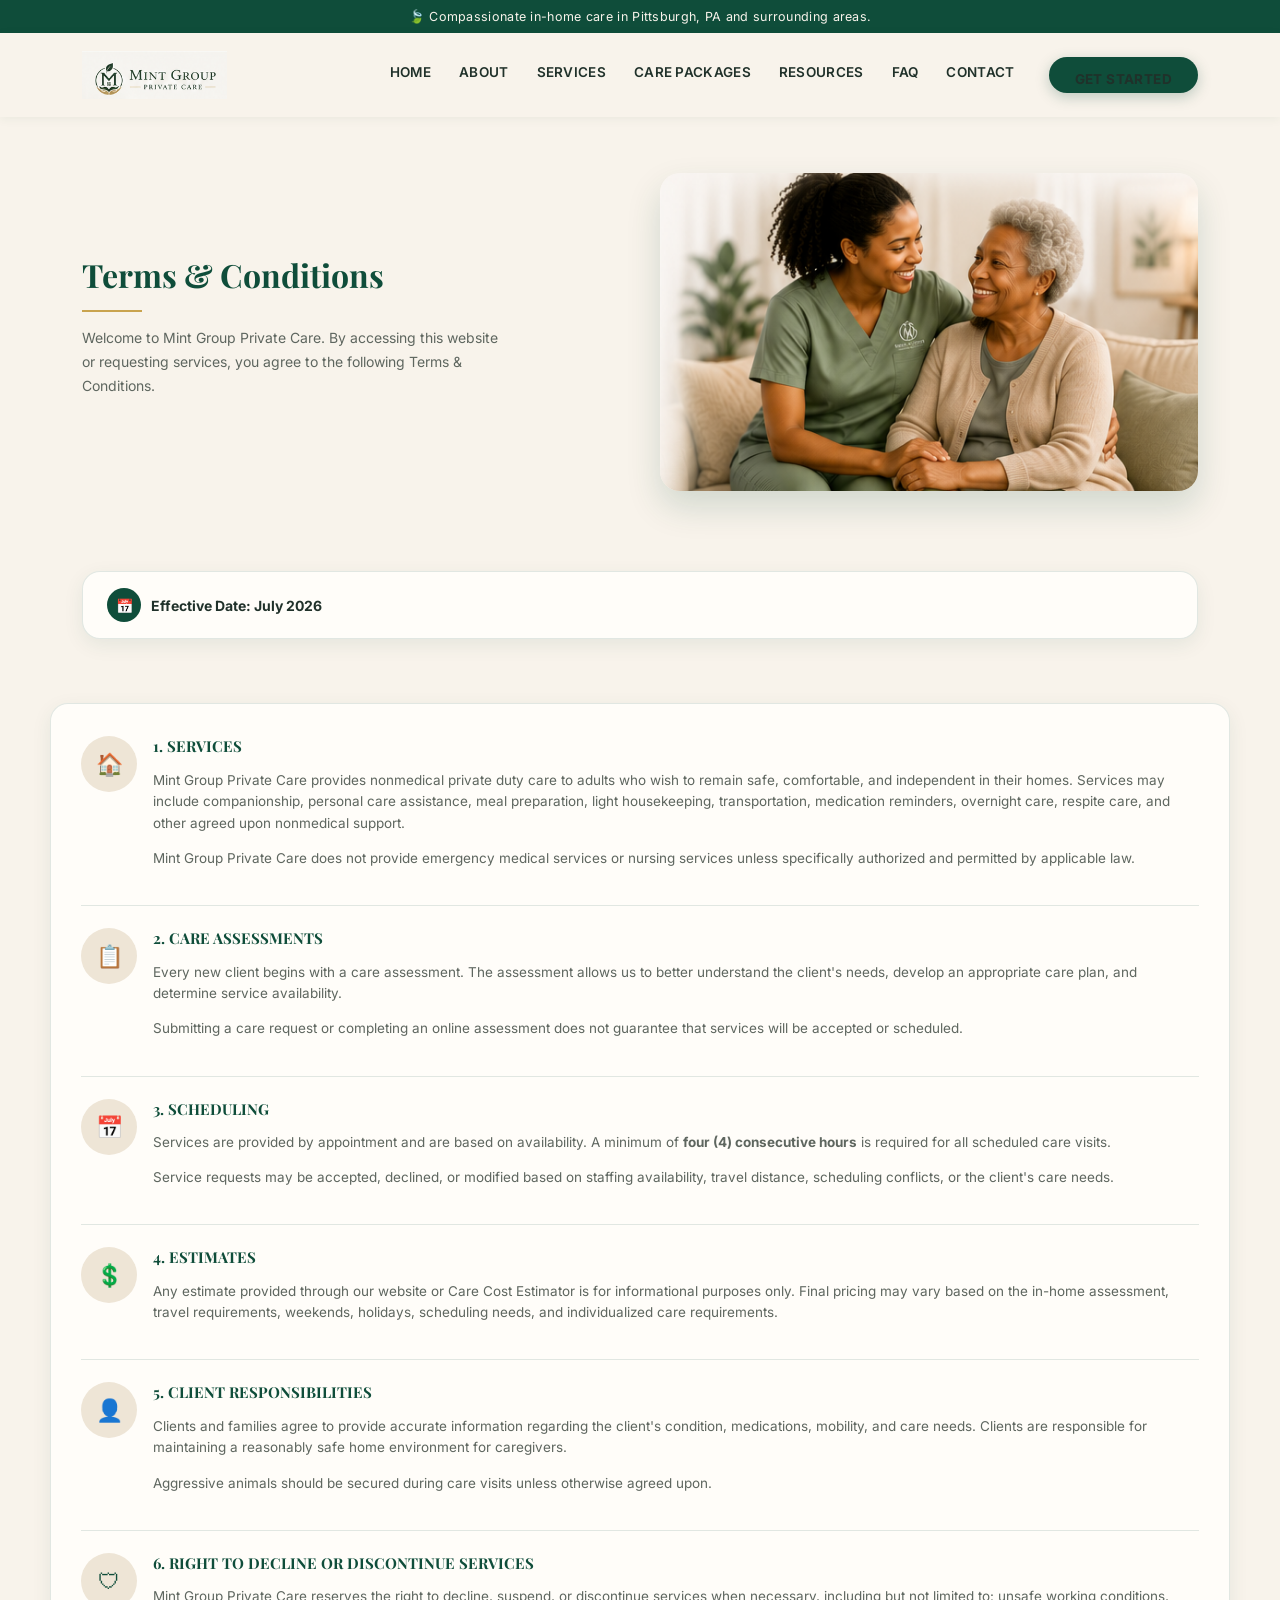
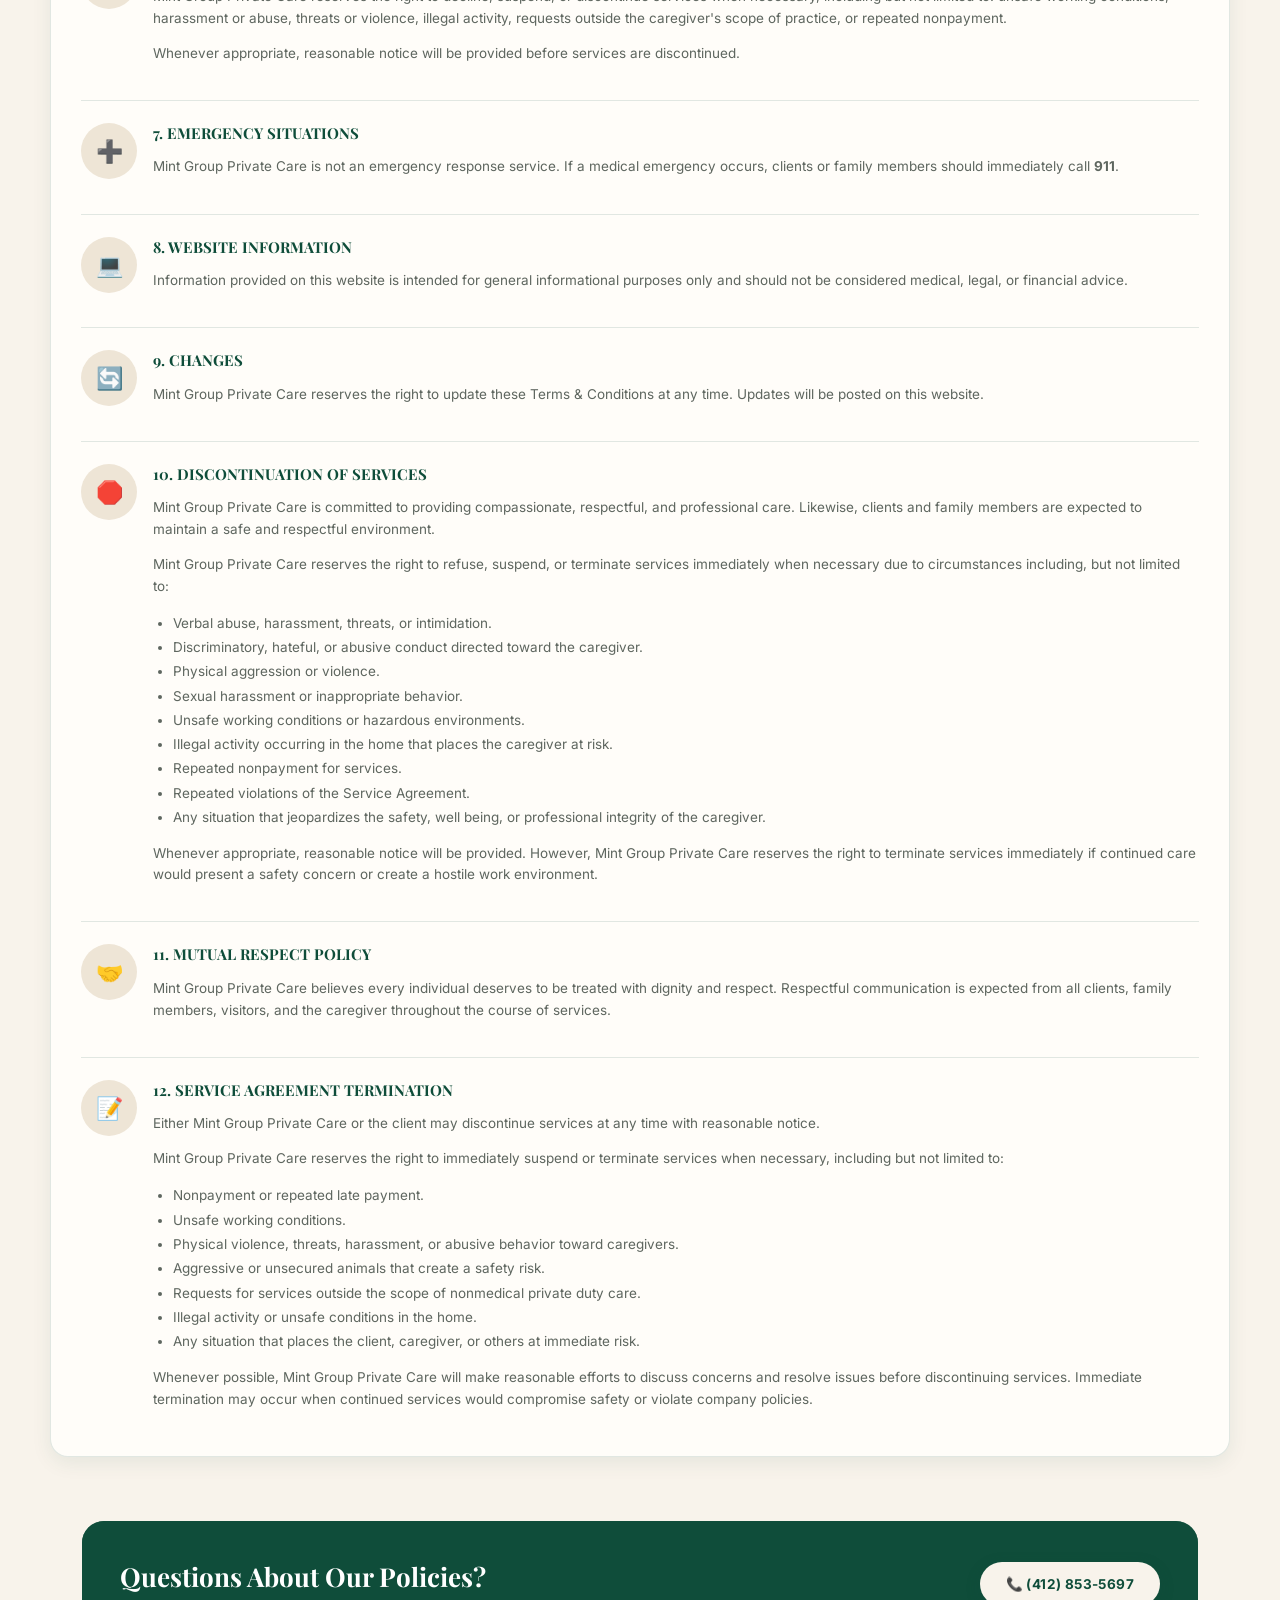
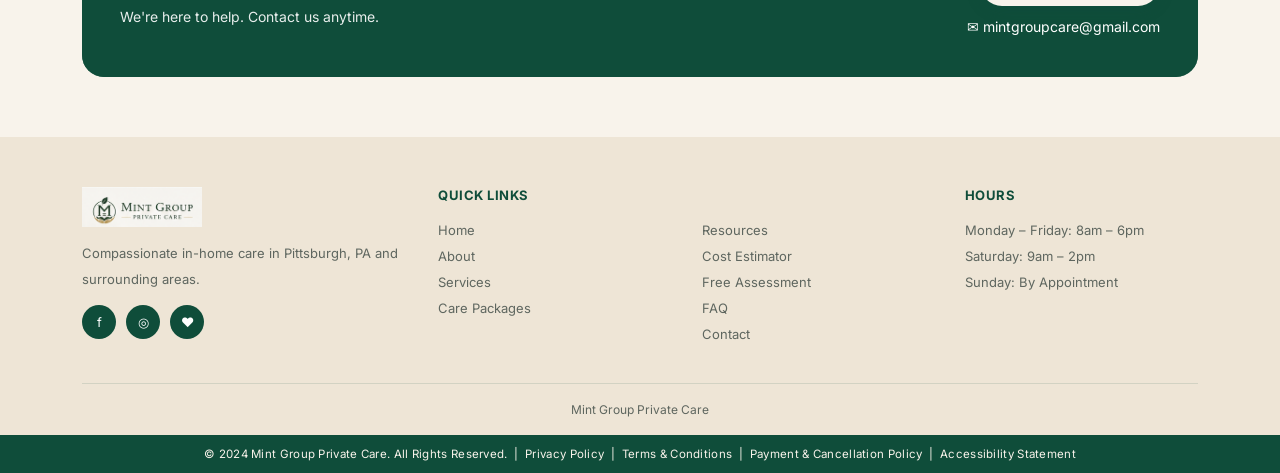
<file: terms.html>
<!DOCTYPE html>
<html lang="en">
<head>
<meta charset="UTF-8">
<meta name="viewport" content="width=device-width, initial-scale=1.0">
<title>Terms &amp; Conditions | Mint Group Private Care</title>
<link rel="stylesheet" href="styles.css">
<style>.legal-item{display:flex;gap:16px;padding:22px 0;border-bottom:1px solid var(--border)}.legal-item:last-child{border:0}</style>
</head>
<body>

<div class="topbar">🍃 Compassionate in-home care in Pittsburgh, PA and surrounding areas.</div>

<nav class="navbar">
  <div class="container">
    <a href="index.html" class="brand"><img src="assets/logo.png" alt="Mint Group Private Care logo" style="border-radius:0;height:48px;width:auto"></a>
    <button class="hamburger" id="hamburger">☰</button>
    <div class="nav-backdrop" id="navBackdrop"></div>
    <div class="navlinks" id="navlinks">
      <a href="index.html">HOME</a>
      <a href="about.html">ABOUT</a>
      <a href="services.html">SERVICES</a>
      <a href="care-packages.html">CARE PACKAGES</a>
      <a href="resources.html">RESOURCES</a>
      <a href="faq.html">FAQ</a>
      <a href="contact.html">CONTACT</a>
      <a href="contact.html" class="btn nav-cta">GET STARTED</a>
    </div>
  </div>
</nav>

<header class="hero">
  <div class="container hero-grid">
    <div>
      <h1 class="hero-fade d1" style="font-size:32px">Terms &amp; Conditions</h1>
      <hr class="divider hero-fade d2" style="margin:14px 0">
      <p class="hero-fade d3" style="font-size:14px;color:var(--text-soft);line-height:1.7;max-width:420px">Welcome to Mint Group Private Care. By accessing this website or requesting services, you agree to the following Terms &amp; Conditions.</p>
    </div>
    <div class="hero-fade d2"><img src="assets/contact_hero.png" alt="Caregiver and client" style="border-radius:20px;box-shadow:var(--shadow-hover)"></div>
  </div>
</header>

<section class="container" style="margin-top:24px">
  <div class="card reveal" style="padding:16px 24px;display:flex;align-items:center;gap:10px">
    <span class="icircle" style="width:34px;height:34px;font-size:14px">📅</span>
    <b style="font-size:14px">Effective Date: July 2026</b>
  </div>
</section>

<section class="section">
  <div class="container card" style="padding:10px 30px">

    <div class="legal-item reveal">
      <div class="icircle beige" style="flex-shrink:0">🏠</div>
      <div>
        <h4 style="font-size:15px;margin-bottom:8px">1. SERVICES</h4>
        <p style="font-size:13.5px;color:var(--text-soft);line-height:1.6">Mint Group Private Care provides nonmedical private duty care to adults who wish to remain safe, comfortable, and independent in their homes. Services may include companionship, personal care assistance, meal preparation, light housekeeping, transportation, medication reminders, overnight care, respite care, and other agreed upon nonmedical support.</p>
        <p style="font-size:13.5px;color:var(--text-soft);line-height:1.6;margin-top:8px">Mint Group Private Care does not provide emergency medical services or nursing services unless specifically authorized and permitted by applicable law.</p>
      </div>
    </div>

    <div class="legal-item reveal">
      <div class="icircle beige" style="flex-shrink:0">📋</div>
      <div>
        <h4 style="font-size:15px;margin-bottom:8px">2. CARE ASSESSMENTS</h4>
        <p style="font-size:13.5px;color:var(--text-soft);line-height:1.6">Every new client begins with a care assessment. The assessment allows us to better understand the client's needs, develop an appropriate care plan, and determine service availability.</p>
        <p style="font-size:13.5px;color:var(--text-soft);line-height:1.6;margin-top:8px">Submitting a care request or completing an online assessment does not guarantee that services will be accepted or scheduled.</p>
      </div>
    </div>

    <div class="legal-item reveal">
      <div class="icircle beige" style="flex-shrink:0">📅</div>
      <div>
        <h4 style="font-size:15px;margin-bottom:8px">3. SCHEDULING</h4>
        <p style="font-size:13.5px;color:var(--text-soft);line-height:1.6">Services are provided by appointment and are based on availability. A minimum of <b>four (4) consecutive hours</b> is required for all scheduled care visits.</p>
        <p style="font-size:13.5px;color:var(--text-soft);line-height:1.6;margin-top:8px">Service requests may be accepted, declined, or modified based on staffing availability, travel distance, scheduling conflicts, or the client's care needs.</p>
      </div>
    </div>

    <div class="legal-item reveal">
      <div class="icircle beige" style="flex-shrink:0">💲</div>
      <div>
        <h4 style="font-size:15px;margin-bottom:8px">4. ESTIMATES</h4>
        <p style="font-size:13.5px;color:var(--text-soft);line-height:1.6">Any estimate provided through our website or Care Cost Estimator is for informational purposes only. Final pricing may vary based on the in-home assessment, travel requirements, weekends, holidays, scheduling needs, and individualized care requirements.</p>
      </div>
    </div>

    <div class="legal-item reveal">
      <div class="icircle beige" style="flex-shrink:0">👤</div>
      <div>
        <h4 style="font-size:15px;margin-bottom:8px">5. CLIENT RESPONSIBILITIES</h4>
        <p style="font-size:13.5px;color:var(--text-soft);line-height:1.6">Clients and families agree to provide accurate information regarding the client's condition, medications, mobility, and care needs. Clients are responsible for maintaining a reasonably safe home environment for caregivers.</p>
        <p style="font-size:13.5px;color:var(--text-soft);line-height:1.6;margin-top:8px">Aggressive animals should be secured during care visits unless otherwise agreed upon.</p>
      </div>
    </div>

    <div class="legal-item reveal">
      <div class="icircle beige" style="flex-shrink:0">🛡</div>
      <div>
        <h4 style="font-size:15px;margin-bottom:8px">6. RIGHT TO DECLINE OR DISCONTINUE SERVICES</h4>
        <p style="font-size:13.5px;color:var(--text-soft);line-height:1.6">Mint Group Private Care reserves the right to decline, suspend, or discontinue services when necessary, including but not limited to: unsafe working conditions, harassment or abuse, threats or violence, illegal activity, requests outside the caregiver's scope of practice, or repeated nonpayment.</p>
        <p style="font-size:13.5px;color:var(--text-soft);line-height:1.6;margin-top:8px">Whenever appropriate, reasonable notice will be provided before services are discontinued.</p>
      </div>
    </div>

    <div class="legal-item reveal">
      <div class="icircle beige" style="flex-shrink:0">➕</div>
      <div>
        <h4 style="font-size:15px;margin-bottom:8px">7. EMERGENCY SITUATIONS</h4>
        <p style="font-size:13.5px;color:var(--text-soft);line-height:1.6">Mint Group Private Care is not an emergency response service. If a medical emergency occurs, clients or family members should immediately call <b>911</b>.</p>
      </div>
    </div>

    <div class="legal-item reveal">
      <div class="icircle beige" style="flex-shrink:0">💻</div>
      <div>
        <h4 style="font-size:15px;margin-bottom:8px">8. WEBSITE INFORMATION</h4>
        <p style="font-size:13.5px;color:var(--text-soft);line-height:1.6">Information provided on this website is intended for general informational purposes only and should not be considered medical, legal, or financial advice.</p>
      </div>
    </div>

    <div class="legal-item reveal">
      <div class="icircle beige" style="flex-shrink:0">🔄</div>
      <div>
        <h4 style="font-size:15px;margin-bottom:8px">9. CHANGES</h4>
        <p style="font-size:13.5px;color:var(--text-soft);line-height:1.6">Mint Group Private Care reserves the right to update these Terms &amp; Conditions at any time. Updates will be posted on this website.</p>
      </div>
    </div>

    <div class="legal-item reveal">
      <div class="icircle beige" style="flex-shrink:0">🛑</div>
      <div>
        <h4 style="font-size:15px;margin-bottom:8px">10. DISCONTINUATION OF SERVICES</h4>
        <p style="font-size:13.5px;color:var(--text-soft);line-height:1.6">Mint Group Private Care is committed to providing compassionate, respectful, and professional care. Likewise, clients and family members are expected to maintain a safe and respectful environment.</p>
        <p style="font-size:13.5px;color:var(--text-soft);line-height:1.6;margin-top:8px">Mint Group Private Care reserves the right to refuse, suspend, or terminate services immediately when necessary due to circumstances including, but not limited to:</p>
        <ul style="margin:8px 0;padding-left:20px;font-size:13.5px;color:var(--text-soft);line-height:1.8">
          <li>Verbal abuse, harassment, threats, or intimidation.</li>
          <li>Discriminatory, hateful, or abusive conduct directed toward the caregiver.</li>
          <li>Physical aggression or violence.</li>
          <li>Sexual harassment or inappropriate behavior.</li>
          <li>Unsafe working conditions or hazardous environments.</li>
          <li>Illegal activity occurring in the home that places the caregiver at risk.</li>
          <li>Repeated nonpayment for services.</li>
          <li>Repeated violations of the Service Agreement.</li>
          <li>Any situation that jeopardizes the safety, well being, or professional integrity of the caregiver.</li>
        </ul>
        <p style="font-size:13.5px;color:var(--text-soft);line-height:1.6">Whenever appropriate, reasonable notice will be provided. However, Mint Group Private Care reserves the right to terminate services immediately if continued care would present a safety concern or create a hostile work environment.</p>
      </div>
    </div>

    <div class="legal-item reveal">
      <div class="icircle beige" style="flex-shrink:0">🤝</div>
      <div>
        <h4 style="font-size:15px;margin-bottom:8px">11. MUTUAL RESPECT POLICY</h4>
        <p style="font-size:13.5px;color:var(--text-soft);line-height:1.6">Mint Group Private Care believes every individual deserves to be treated with dignity and respect. Respectful communication is expected from all clients, family members, visitors, and the caregiver throughout the course of services.</p>
      </div>
    </div>

    <div class="legal-item reveal">
      <div class="icircle beige" style="flex-shrink:0">📝</div>
      <div>
        <h4 style="font-size:15px;margin-bottom:8px">12. SERVICE AGREEMENT TERMINATION</h4>
        <p style="font-size:13.5px;color:var(--text-soft);line-height:1.6">Either Mint Group Private Care or the client may discontinue services at any time with reasonable notice.</p>
        <p style="font-size:13.5px;color:var(--text-soft);line-height:1.6;margin-top:8px">Mint Group Private Care reserves the right to immediately suspend or terminate services when necessary, including but not limited to:</p>
        <ul style="margin:8px 0;padding-left:20px;font-size:13.5px;color:var(--text-soft);line-height:1.8">
          <li>Nonpayment or repeated late payment.</li>
          <li>Unsafe working conditions.</li>
          <li>Physical violence, threats, harassment, or abusive behavior toward caregivers.</li>
          <li>Aggressive or unsecured animals that create a safety risk.</li>
          <li>Requests for services outside the scope of nonmedical private duty care.</li>
          <li>Illegal activity or unsafe conditions in the home.</li>
          <li>Any situation that places the client, caregiver, or others at immediate risk.</li>
        </ul>
        <p style="font-size:13.5px;color:var(--text-soft);line-height:1.6">Whenever possible, Mint Group Private Care will make reasonable efforts to discuss concerns and resolve issues before discontinuing services. Immediate termination may occur when continued services would compromise safety or violate company policies.</p>
      </div>
    </div>

  </div>

</section>

<section class="container" style="margin-bottom:60px">
  <div class="cta-strip reveal">
    <div><h2>Questions About Our Policies?</h2><p style="opacity:.9;font-size:14px">We're here to help. Contact us anytime.</p></div>
    <div style="text-align:right">
      <a href="tel:4128535697" class="btn cream" style="margin-bottom:10px">📞 (412) 853-5697</a><br>
      <a href="mailto:mintgroupcare@gmail.com" style="color:#fff;font-size:14px">✉ mintgroupcare@gmail.com</a>
    </div>
  </div>
</section>

<footer>
  <div class="container">
    <div class="foot-grid">
      <div><img src="assets/logo.png" alt="Mint Group Private Care" style="height:40px;width:auto;margin-bottom:10px"><p>Compassionate in-home care in Pittsburgh, PA and surrounding areas.</p><div class="foot-social"><a href="#">f</a><a href="#">◎</a><a href="#">♥</a></div></div>
      <div><h4>Quick Links</h4><a href="index.html">Home</a><br><a href="about.html">About</a><br><a href="services.html">Services</a><br><a href="care-packages.html">Care Packages</a></div>
      <div><h4>&nbsp;</h4><a href="resources.html">Resources</a><br><a href="cost-estimator.html">Cost Estimator</a><br><a href="assessment.html">Free Assessment</a><br><a href="faq.html">FAQ</a><br><a href="contact.html">Contact</a></div>
      <div><h4>Hours</h4><p>Monday – Friday: 8am – 6pm<br>Saturday: 9am – 2pm<br>Sunday: By Appointment</p></div>
    </div>
    <div class="foot-bottom">Mint Group Private Care</div>
  </div>
  <div class="copyright-bar">© 2024 Mint Group Private Care. All Rights Reserved. &nbsp;|&nbsp; <a href="privacy.html" style="color:var(--cream)">Privacy Policy</a> &nbsp;|&nbsp; <a href="terms.html" style="color:var(--cream)">Terms &amp; Conditions</a> &nbsp;|&nbsp; <a href="payment-policy.html" style="color:var(--cream)">Payment &amp; Cancellation Policy</a> &nbsp;|&nbsp; <a href="accessibility.html" style="color:var(--cream)">Accessibility Statement</a></div>
</footer>

<script src="script.js"></script>
</body>
</html>
</file>
<file: styles.css>
/* ============================================
   MINT GROUP PRIVATE CARE — Shared Stylesheet
   ============================================ */
@import url('https://fonts.googleapis.com/css2?family=Playfair+Display:ital,wght@0,500;0,600;0,700;1,500;1,600&family=Caveat:wght@600;700&family=Inter:wght@400;500;600;700&display=swap');

:root{
  --forest:#0F4D3A;
  --emerald:#1D6B54;
  --gold:#C9A34E;
  --cream:#F8F3EB;
  --sage:#DCE7DB;
  --beige:#EEE5D6;
  --text:#20312A;
  --text-soft:#5E665F;
  --card:#FFFDF9;
  --border:rgba(15,77,58,.12);
  --shadow:0 6px 20px rgba(15,77,58,.08);
  --shadow-hover:0 16px 34px rgba(15,77,58,.16);
}
*{box-sizing:border-box}
html{scroll-behavior:smooth}
body{
  margin:0;font-family:'Inter',-apple-system,BlinkMacSystemFont,sans-serif;color:var(--text);
  background:var(--cream);opacity:0;animation:pageIn .6s ease forwards;
}
@keyframes pageIn{from{opacity:0}to{opacity:1}}
body.fade-out{animation:pageOut .35s ease forwards}
@keyframes pageOut{to{opacity:0}}
h1,h2,h3,h4{font-family:'Playfair Display',serif;color:var(--forest);margin:0;font-weight:700}
a{text-decoration:none;color:inherit}
img{max-width:100%;display:block}
.script{font-family:'Caveat',cursive;font-weight:700;color:var(--emerald)}
.container{max-width:1180px;margin:0 auto;padding:0 32px}
@media(max-width:768px){.container{padding:0 20px}}

/* TOP BAR */
.topbar{background:var(--forest);color:var(--cream);text-align:center;font-size:12.5px;padding:9px 12px;letter-spacing:.3px}

/* NAV */
.navbar{background:var(--cream);padding:18px 0;position:sticky;top:0;z-index:500;box-shadow:0 2px 10px rgba(15,77,58,.06)}
.navbar .container{display:flex;align-items:center;justify-content:space-between;gap:20px}
.brand{display:flex;align-items:center;gap:10px}
.brand img{height:44px;width:44px;border-radius:50%;object-fit:cover}
.brand .word{font-family:'Playfair Display',serif;font-weight:700;font-size:19px;color:var(--forest);line-height:1.1}
.brand .word small{display:block;font-family:'Inter',sans-serif;font-size:9.5px;letter-spacing:2px;font-weight:600;color:var(--gold)}
.navlinks{display:flex;align-items:center;gap:28px;font-size:13.5px;font-weight:600;letter-spacing:.3px}
.navlinks a{color:var(--text);padding-bottom:4px;border-bottom:2px solid transparent;transition:border-color .2s,color .2s}
.navlinks a:hover,.navlinks a.active{color:var(--forest);border-color:var(--gold)}
.nav-cta{margin-left:6px}
.hamburger{display:none;background:none;border:0;font-size:24px;color:var(--forest);cursor:pointer}
@media(max-width:960px){
  .navlinks{position:fixed;top:0;right:0;bottom:0;width:78%;max-width:320px;background:var(--forest);flex-direction:column;
    align-items:flex-start;padding:90px 28px 28px;gap:20px;transform:translateX(100%);transition:transform .3s ease;z-index:600}
  .navlinks.open{transform:translateX(0)}
  .navlinks a{color:#fff}
  .navlinks a.active{color:var(--gold);border-color:var(--gold)}
  .hamburger{display:block}
  .nav-backdrop{display:none;position:fixed;inset:0;background:rgba(15,45,35,.45);z-index:550}
  .nav-backdrop.show{display:block}
}

/* BUTTONS */
.btn{
  display:inline-flex;align-items:center;justify-content:center;gap:8px;
  background:var(--forest);color:#fff;padding:14px 26px;border-radius:999px;font-size:13.5px;
  font-weight:700;letter-spacing:.4px;border:0;cursor:pointer;transition:transform .22s ease,box-shadow .22s ease,background .22s ease;
  box-shadow:0 4px 14px rgba(15,77,58,.25);
}
.btn:hover{transform:translateY(-3px);box-shadow:0 12px 24px rgba(15,77,58,.32);background:var(--emerald)}
.btn:active{transform:translateY(-1px)}
.btn.outline{background:transparent;color:var(--forest);border:1.5px solid var(--forest);box-shadow:none}
.btn.outline:hover{background:var(--forest);color:#fff}
.btn.cream{background:var(--cream);color:var(--forest)}
.btn.cream:hover{background:#fff}

/* HERO FADE-IN */
.hero{position:relative;overflow:hidden}
.hero-fade{opacity:0;transform:translateY(22px);animation:heroIn .8s cubic-bezier(.2,.8,.2,1) forwards}
.hero-fade.d1{animation-delay:.05s}
.hero-fade.d2{animation-delay:.18s}
.hero-fade.d3{animation-delay:.30s}
.hero-fade.d4{animation-delay:.42s}
@keyframes heroIn{to{opacity:1;transform:translateY(0)}}

/* SCROLL REVEAL (cards etc.) */
.reveal{opacity:0;transform:translateY(24px);transition:opacity .6s ease,transform .6s ease}
.reveal.in{opacity:1;transform:translateY(0)}

/* CARDS */
.card{
  background:var(--card);border:1px solid var(--border);border-radius:18px;box-shadow:var(--shadow);
  transition:transform .25s ease,box-shadow .25s ease;
}
.card:hover{transform:translateY(-8px);box-shadow:var(--shadow-hover)}

/* SECTION LABELS */
.eyebrow{font-size:12px;font-weight:700;letter-spacing:1.5px;text-transform:uppercase;color:var(--emerald);display:flex;align-items:center;gap:6px;margin-bottom:8px}
.section{padding:64px 0}
.section-head{text-align:center;max-width:640px;margin:0 auto 36px}
.section-head h2{font-size:30px}
.divider{width:60px;height:2px;background:var(--gold);margin:14px auto;border:none}

/* ICON CIRCLES */
.icircle{width:56px;height:56px;border-radius:50%;background:var(--forest);color:#fff;display:flex;align-items:center;justify-content:center;font-size:22px;flex-shrink:0}
.icircle.soft{background:var(--sage);color:var(--forest)}
.icircle.beige{background:var(--beige);color:var(--forest)}

/* DARK BAND */
.band{background:var(--forest);color:var(--cream);border-radius:22px}
.band h2,.band h3{color:#fff}
.band .script{color:var(--gold)}

/* CTA STRIP */
.cta-strip{background:var(--forest);border-radius:22px;padding:38px;display:flex;align-items:center;justify-content:space-between;gap:24px;flex-wrap:wrap;color:#fff;
  background-size:cover;background-position:center;position:relative;overflow:hidden}
.cta-strip:before{content:"";position:absolute;inset:0;background:linear-gradient(120deg,rgba(15,77,58,.88),rgba(15,77,58,.72))}
.cta-strip > *{position:relative;z-index:1}
.cta-strip h2{color:#fff;font-size:26px}
.cta-strip .script{font-size:22px}

/* FOOTER */
footer{background:var(--beige);padding:50px 0 0;margin-top:40px}
.foot-grid{display:grid;grid-template-columns:1.4fr 1fr 1fr 1fr;gap:30px;padding-bottom:36px;border-bottom:1px solid var(--border)}
@media(max-width:800px){.foot-grid{grid-template-columns:1fr 1fr}}
.foot-grid h4{font-size:13px;text-transform:uppercase;letter-spacing:.5px;color:var(--forest);margin-bottom:14px;font-family:'Inter',sans-serif}
.foot-grid a,.foot-grid p{font-size:13px;color:var(--text-soft);line-height:2}
.foot-grid a:hover{color:var(--forest)}
.foot-social{display:flex;gap:10px;margin-top:8px}
.foot-social a{width:34px;height:34px;border-radius:50%;background:var(--forest);color:#fff;display:flex;align-items:center;justify-content:center;transition:transform .2s}
.foot-social a:hover{transform:translateY(-3px)}
.foot-bottom{text-align:center;padding:18px 0;font-size:12px;color:var(--text-soft)}
.foot-bottom a{margin:0 8px}
.copyright-bar{background:var(--forest);color:var(--cream);text-align:center;font-size:11.5px;padding:12px;letter-spacing:.3px}

/* FORM ELEMENTS */
.field{margin-bottom:16px}
.field label{display:none}
.field input,.field select,.field textarea{
  width:100%;padding:14px 16px;border:1.5px solid var(--border);border-radius:12px;background:#fff;
  font-family:'Inter',sans-serif;font-size:14.5px;color:var(--text);transition:border-color .2s,box-shadow .2s;
}
.field input:focus,.field select:focus,.field textarea:focus{outline:none;border-color:var(--emerald);box-shadow:0 0 0 3px rgba(29,107,84,.12)}
.field-row{display:grid;grid-template-columns:1fr 1fr;gap:14px}
@media(max-width:600px){.field-row{grid-template-columns:1fr}}

/* ACCORDION (FAQ) */
.accordion-item{background:var(--card);border:1px solid var(--border);border-radius:14px;margin-bottom:10px;overflow:hidden}
.accordion-head{display:flex;align-items:center;gap:14px;padding:18px 20px;cursor:pointer;font-weight:600;font-size:14.5px}
.accordion-head .plus{margin-left:auto;font-size:20px;color:var(--gold);transition:transform .3s ease;line-height:1}
.accordion-item.open .accordion-head .plus{transform:rotate(135deg)}
.accordion-body{max-height:0;overflow:hidden;transition:max-height .35s ease,padding .35s ease;padding:0 20px;font-size:13.5px;color:var(--text-soft);line-height:1.6}
.accordion-item.open .accordion-body{padding:0 20px 20px 58px}

/* NOTICE BOX (client-facing announcements) */
.notice-box{
  background:var(--sage);border:1px solid var(--border);border-left:4px solid var(--forest);
  border-radius:14px;padding:18px 22px;font-size:13.5px;color:var(--text);line-height:1.65;
}
.notice-box b{color:var(--forest)}

/* UTIL */
.grid{display:grid;gap:20px;align-items:center}
.g2{grid-template-columns:1fr 1fr}
.g3{grid-template-columns:repeat(3,1fr)}
.g4{grid-template-columns:repeat(4,1fr)}
.g5{grid-template-columns:repeat(5,1fr)}
.g6{grid-template-columns:repeat(6,1fr)}
@media(max-width:900px){.g3,.g4,.g5,.g6{grid-template-columns:repeat(2,1fr)}}
@media(max-width:600px){.g2,.g3,.g4,.g5,.g6{grid-template-columns:1fr}}

.hero-grid{display:grid;grid-template-columns:1fr 1fr;gap:40px;align-items:center;padding:56px 32px}
@media(max-width:768px){.hero-grid{grid-template-columns:1fr;padding:40px 20px;text-align:center}
  .hero-grid .btn{margin:0 auto}}
.text-center{text-align:center}
.mt0{margin-top:0}
</file>
